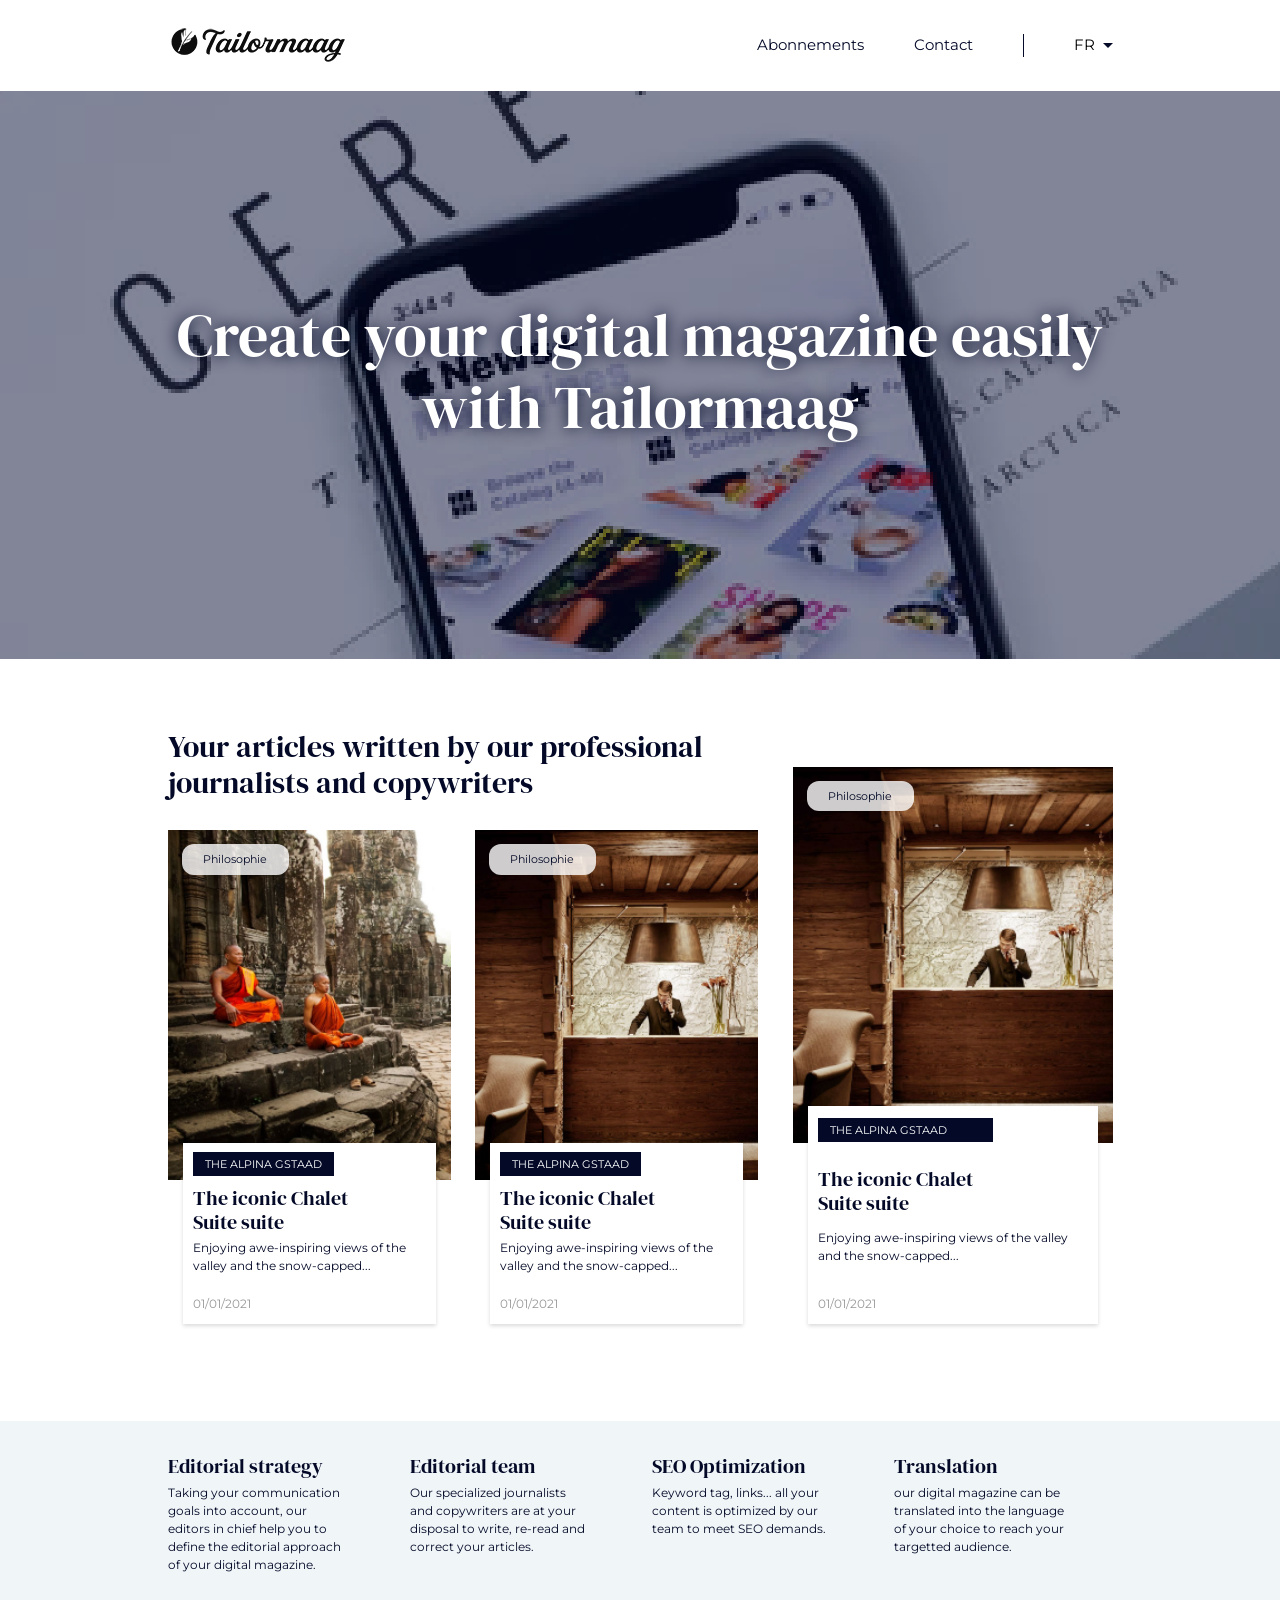
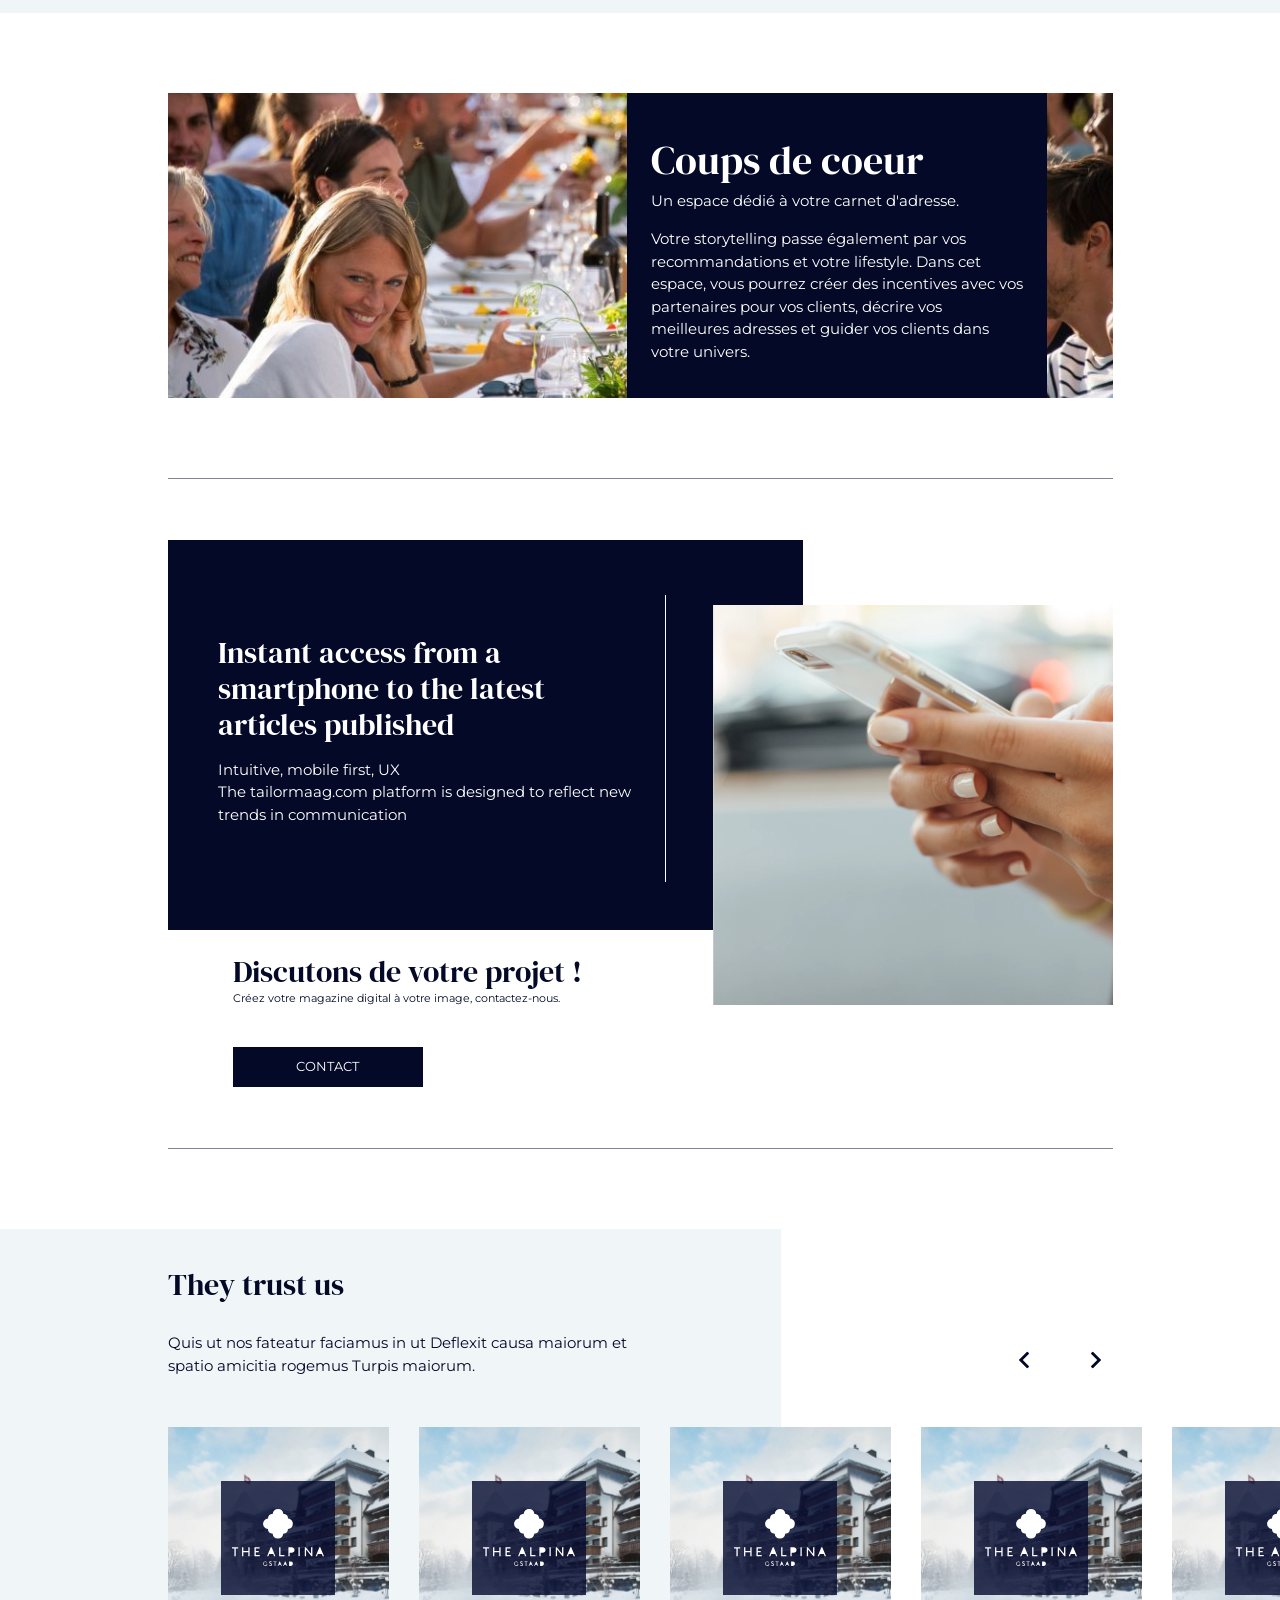
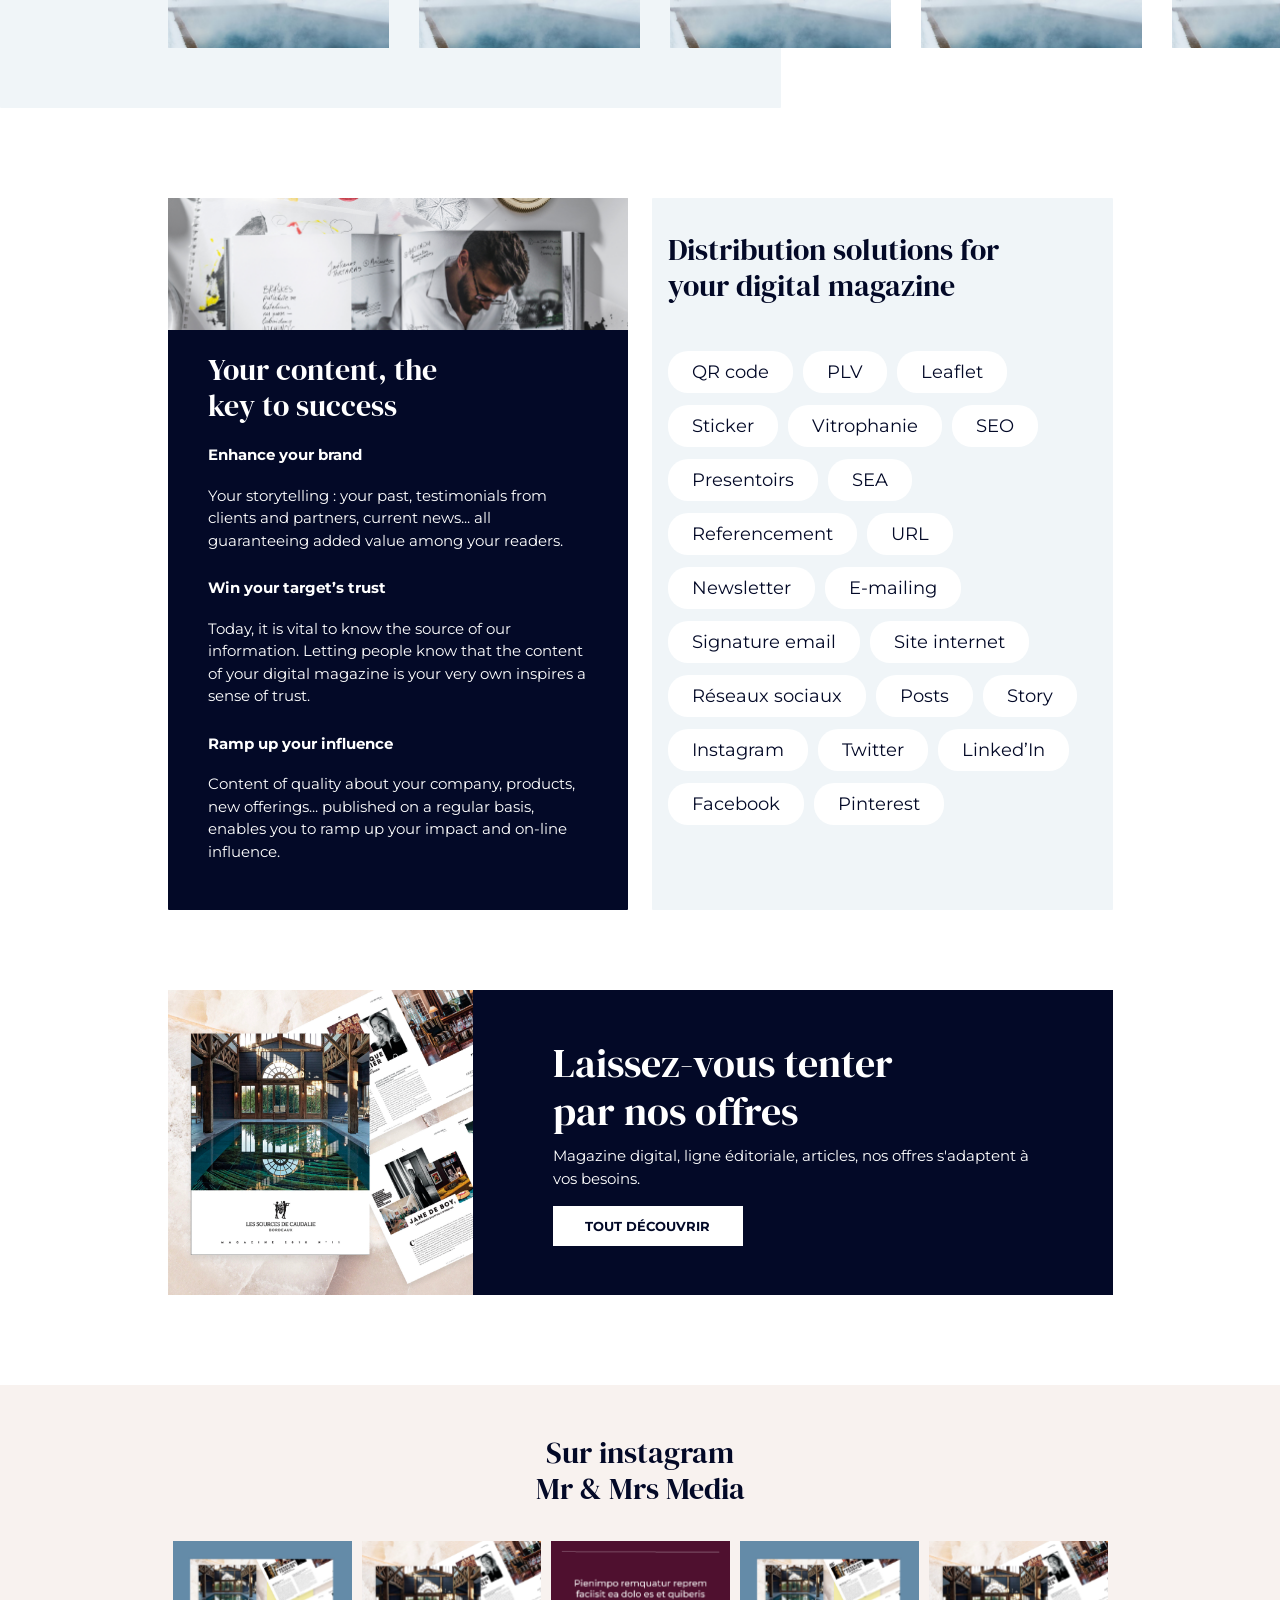
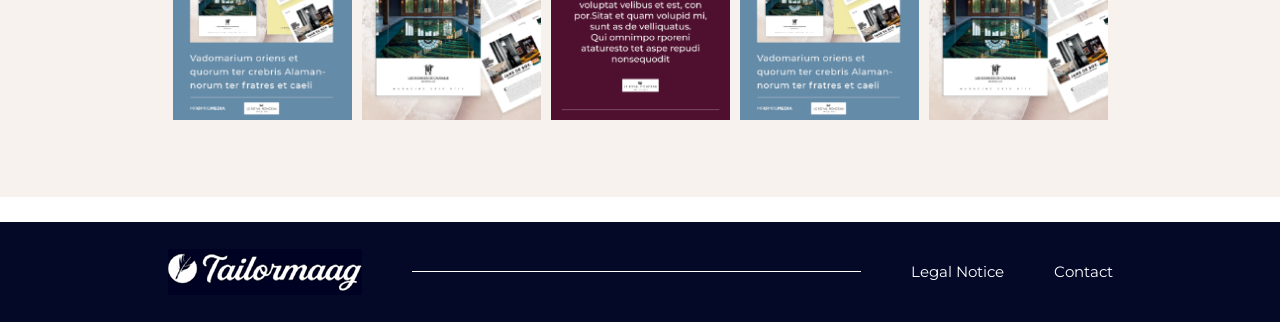
<file: docs/index.html>
<!DOCTYPE html>
<html lang="en">
<head>
	<meta charset="utf-8">
    <meta name="viewport" content="width=device-width, initial-scale=1">
	<meta http-equiv="X-UA-Compatible" content="ie=edge">
	<title>Tailormaag</title>
	<link rel="preconnect" href="https://fonts.gstatic.com">
<link href="https://fonts.googleapis.com/css2?family=DM+Serif+Display&family=Montserrat:wght@400;700&display=swap" rel="stylesheet">
	<link rel="stylesheet" href="https://stackpath.bootstrapcdn.com/bootstrap/5.0.0-alpha1/css/bootstrap.min.css" integrity="sha384-r4NyP46KrjDleawBgD5tp8Y7UzmLA05oM1iAEQ17CSuDqnUK2+k9luXQOfXJCJ4I" crossorigin="anonymous">
	<link rel="stylesheet" href="css/slick.css">
	<link rel="stylesheet" href="css/style.min.css">
</head>
<body>

<!-- start header -->
<header class="header">
	<div class="container-fluid">
		<div class="logo">
			<a href="index.html">
				<img src="img/logo.png" alt="">
			</a>
		</div>
<div class="menu__btn">
				<div class="menu__row"></div>
				<div class="menu__row"></div>
				<div class="menu__row"></div>
			</div>
		<div class="header__menu-wrapper">
			
			<nav class="menu">
				<ul>

					<li>
						<a class="menu-link" href="">Abonnements</a>
					</li>

					<li>
						<a class="menu-link" href="">Contact</a>
					</li>
				</ul>
			</nav>

			<div class="header__leng">
				<select name="" id="" class="leng-select">
					<option value="">FR</option>
					<option value="">EN</option>
				</select>
			</div>
		</div>
	</div>
</header>
<!-- end header -->

<!-- start main screen -->
<section class="main-screen">
	<div class="container-fluid">
		<h1>
			Create your digital magazine easily with Tailormaag
		</h1>
	</div>
</section>
<!-- end main-screen -->

<!-- start articles -->
<section class="articles">
	<div class="container-fluid">
		<div class="articles-row">
			<div class="articles-col articles-col-s">
				<h2>Your articles written by our professional journalists and copywriters</h2>
				<div class="row">
					<div class="col-md-6">
						<a href="" class="articles__item">
							<span class="articles__item-img-wrapper">
								<span class="tag">
									Philosophie
								</span>
								<img src="img/img1.png" alt="" class="articles__img">
							</span>
							<span class="articles__item-content">
								<span class="articles__item-theme">
									The alpina gstaad
								</span>
							<h3>The iconic Chalet <br>Suite suite</h3>

							<p class="article-item-text">Enjoying awe-inspiring views of the valley and the snow-capped...</p>

							<span class="article-item__date">
								01/01/2021
							</span>
							</span>

						</a>
					</div>

					<div class="col-md-6">
						<a href="" class="articles__item">
							<span class="articles__item-img-wrapper">
								<span class="tag">
									Philosophie
								</span>
								<img src="img/img2.png" alt="" class="articles__img">
							</span>
							<span class="articles__item-content">
								<span class="articles__item-theme">
									The alpina gstaad
								</span>
							<h3>The iconic Chalet <br>Suite suite</h3>

							<p class="article-item-text">Enjoying awe-inspiring views of the valley and the snow-capped...</p>

							<span class="article-item__date">
								01/01/2021
							</span>
							</span>

						</a>
					</div>

				</div>
			</div>

			<div class="articles-col articles-col-l">
				<a href="" class="articles__item">
							<span class="articles__item-img-wrapper">
								<span class="tag">
									Philosophie
								</span>
								<img src="img/img2.png" alt="" class="articles__img">
							</span>
							<span class="articles__item-content">
								<span class="articles__item-theme">
									The alpina gstaad
								</span>
							<h3>The iconic Chalet <br>Suite suite</h3>

							<p class="article-item-text">Enjoying awe-inspiring views of the valley and the snow-capped...</p>

							<span class="article-item__date">
								01/01/2021
							</span>
							</span>

						</a>
			</div>
		</div>
	</div>
</section>
<!-- end articles -->

<!-- start items section -->
<section class="items-section">
	<div class="container-fluid">
		<div class="row">

			<div class="col-md-3 col-sm-6 col-xs-6 col-6">
				<div class="item">
					<h3>Editorial strategy</h3>
				<p>
					Taking your communication goals into account, our editors in chief help you to define the editorial approach of your digital magazine.
				</p>
				</div>
				
			</div>

			<div class="col-md-3 col-sm-6 col-xs-6 col-6">
				<div class="item">
					<h3>Editorial team</h3>
				<p>
					Our specialized journalists and copywriters are at your disposal to write, re-read and correct your articles.
				</p>
				</div>
				
			</div>

			<div class="col-md-3 col-sm-6 col-xs-6 col-6">
				<div class="item">
					<h3>SEO Optimization</h3>
				<p>
					Keyword tag, links... all your content is optimized by our team to meet SEO demands.
				</p>
				</div>
				
			</div>

			<div class="col-md-3 col-sm-6 col-xs-6 col-6">
				<div class="item">
					<h3>Translation</h3>
				<p>
					our digital magazine can be translated into the language of your choice to reach your targetted audience.
				</p>
				</div>
				
			</div>

		</div>
	</div>
</section>
<!-- end items section -->

<!-- start favorite section -->
<section class="favorite">
	<div class="container-fluid">
		<div class="favorite__item">
			<div class="favorite__content">
				<div class="favorite__title">
					Coups de coeur
				</div>
				<p class="favorite__text">Un espace dédié à votre carnet d'adresse.

 </p>
				<p class="favorite__text">Votre storytelling passe également par vos recommandations et votre lifestyle. 
Dans cet espace, vous pourrez créer des incentives avec vos partenaires pour vos clients, décrire vos meilleures adresses et guider vos clients dans votre univers.</p>
			</div>
		</div>
	</div>
</section>
<!-- end favorite section -->

<!-- start contact-section -->
<section class="contact-section">
	<div class="container-fluid">
		<div class="contact-section__content-wrapper">
			
			<div class="contact-section__content">
			<div class="contact-section__wrapper">
				<h2>
					Instant access from a smartphone to the latest articles published
				</h2>
				<p class="contact-section__text">Intuitive, mobile first, UX <br>
The tailormaag.com platform is designed to reflect new trends in communication</p>
			</div>
		</div>
		<div class="contact-img">
			<img src="img/contact.png" alt="">
		</div>
		
		</div>

		<div class="contact-section__call-to-action">
			<h2>
				Discutons de votre projet !
			</h2>
			<div class="call-to-action__text">
				Créez votre magazine digital à votre image, contactez-nous.
			</div>

			<a href="" class="button">
				Contact
			</a>
			
		</div>
		
	</div>
</section>
<!-- end contact-section -->

<!-- start clients section -->
<section class="clients">
	<div class="container-fluid">
		<div class="clients__header">
			<h2>They trust us</h2>
		<div class="clients__text">
			Quis ut nos fateatur faciamus in ut Deflexit causa maiorum et <br>spatio amicitia rogemus Turpis maiorum.
		</div>
		</div>
		

		<div class="clients__buttons">
			<div class="prev">
				<img src="img/prev.svg" alt="">
			</div>

			<div class="next">
				<img src="img/next.svg" alt="">
			</div>
		</div>
	</div>

<div class="slider-content">
	<div class="slider-wrapper">
		<div class="slider">

			<a href="" class="slider-item">
				<div class="slider-item__img">
					<img src="img/slider-img.png" alt="">
					<div class="slider-logo-wrapper">
						<img src="img/slider-logo.svg" alt="">
					</div>
				</div>				
			</a>

			<a href="" class="slider-item">
				<div class="slider-item__img">
					<img src="img/slider-img.png" alt="">
					<div class="slider-logo-wrapper">
						<img src="img/slider-logo.svg" alt="">
					</div>
				</div>				
			</a>

			<a href="" class="slider-item">
				<div class="slider-item__img">
					<img src="img/slider-img.png" alt="">
					<div class="slider-logo-wrapper">
						<img src="img/slider-logo.svg" alt="">
					</div>
				</div>				
			</a>

			<a href="" class="slider-item">
				<div class="slider-item__img">
					<img src="img/slider-img.png" alt="">
					<div class="slider-logo-wrapper">
						<img src="img/slider-logo.svg" alt="">
					</div>
				</div>				
			</a>

			<a href="" class="slider-item">
				<div class="slider-item__img">
					<img src="img/slider-img.png" alt="">
					<div class="slider-logo-wrapper">
						<img src="img/slider-logo.svg" alt="">
					</div>
				</div>				
			</a>

			<a href="" class="slider-item">
				<div class="slider-item__img">
					<img src="img/slider-img.png" alt="">
					<div class="slider-logo-wrapper">
						<img src="img/slider-logo.svg" alt="">
					</div>
				</div>				
			</a>



		</div>
	</div>
</div>
	
</section>
<!-- end clients section -->

<!-- start tags section -->
<section class="tags">
	<div class="container-fluid">
		<div class="row">
			<div class="col-md-6">
				<div class="tags__text-wrapper">
					<div class="tag-img-wrapper">
						<img src="img/tag.png" alt="" class="tag-img">
					</div>
					
					<div class="tags__text-content">
						<h2>Your content, the key to success</h2>

						<div class="tags__sab-title">
							Enhance your brand
						</div>

						<div class="tags__text">
							Your storytelling : your past, testimonials from clients and partners, current news... all guaranteeing added value among your readers.
						</div>

						<div class="tags__sab-title">
							Win your target’s trust
						</div>

						<div class="tags__text">
							Today, it is vital to know the source of our information. Letting people know that the content of your digital magazine is your very own inspires a sense of trust.
						</div>


						<div class="tags__sab-title">
							Ramp up your influence
						</div>

						<div class="tags__text">
							
Content of quality about your company, products, new offerings... published on a regular basis, enables you to ramp up your impact and on-line influence.
						</div>

					</div>
				</div>


			</div>

			<div class="col-md-6">
				<div class="tags__content">
					<div class="tags__content-wrap">
						<h2>Distribution solutions for your digital magazine</h2>
					<div class="tags-wrapper">
						<div class="tag-item">QR code</div>
						<div class="tag-item">PLV</div>
						<div class="tag-item">Leaflet</div>
						<div class="tag-item">Sticker</div>
						<div class="tag-item">Vitrophanie</div>
						<div class="tag-item">SEO</div>
						<div class="tag-item">Presentoirs</div>
						<div class="tag-item">SEA</div>
						<div class="tag-item">Referencement</div>
						<div class="tag-item">URL</div>
						<div class="tag-item">Newsletter</div>
						<div class="tag-item">E-mailing</div>
						<div class="tag-item">Signature email</div>
						<div class="tag-item">Site internet</div>
						<div class="tag-item">Réseaux sociaux</div>
						<div class="tag-item">Posts</div>
						<div class="tag-item">Story</div>
						<div class="tag-item">Instagram</div>
						<div class="tag-item">Twitter</div>
						<div class="tag-item">Linked’In</div>
						<div class="tag-item">Facebook</div>
						<div class="tag-item">Pinterest</div>
					</div>
					</div>
					
				</div>

			</div>
		</div>
	</div>
</section>
<!-- end tags section -->

<!-- start discover section -->
<section class="discover">
	<div class="container-fluid">
		<div class="discover__content">
			<img src="img/discover.png" alt="" class="discover-img">
			<div class="discover__text-content">
				<div class="discover__text-wrapper">
					<div class="discover__text">
						<div class="discover__title">
							Laissez-vous tenter
par nos offres
						</div>
						<p>Magazine digital, ligne éditoriale, articles, nos offres s'adaptent à vos besoins.</p>

						<a href="" class="button button-white">
							Tout découvrir
						</a>
					</div>
				</div>
			</div>
		</div>
	</div>
</section>
<!-- end discover section -->

<!-- start instagram section -->
<section class="instagram">
	<div class="container-fluid">
		<h2>
			Sur instagram <br>
Mr & Mrs Media
		</h2>
		<div class="instagram__slider">

			<div class="post-item">
				<a href="">
					<img src="img/post1.png" alt="">
				</a>
			</div>

			<div class="post-item">
				<a href="">
					<img src="img/post2.png" alt="">
				</a>
			</div>
			<div class="post-item">
				<a href="">
					<img src="img/post3.png" alt="">
				</a>
			</div>
			<div class="post-item">
				<a href="">
					<img src="img/post1.png" alt="">
				</a>
			</div>
			<div class="post-item">
				<a href="">
					<img src="img/post2.png" alt="">
				</a>
			</div>
		</div>
	</div>
</section>
<!-- end instagram section -->

<!-- start footer section -->
<footer class="footer">
	<div class="container-fluid">
		<div class="footer-logo">
			<a href="">
				<img src="img/footer-logo.png" alt="">
			</a>
		</div>
		<div class="footer-line">
			
		</div>

		<div class="footer-menu">
			<a href="">Legal Notice</a>
			<a href="">Contact</a>
		</div>
	</div>
</footer>
<!-- end footer section -->

<script src="https://ajax.googleapis.com/ajax/libs/jquery/3.5.1/jquery.min.js"></script>
<script src="js/slick.js"></script>
	<script src="js/main.js"></script>
</body>
</html>
</file>
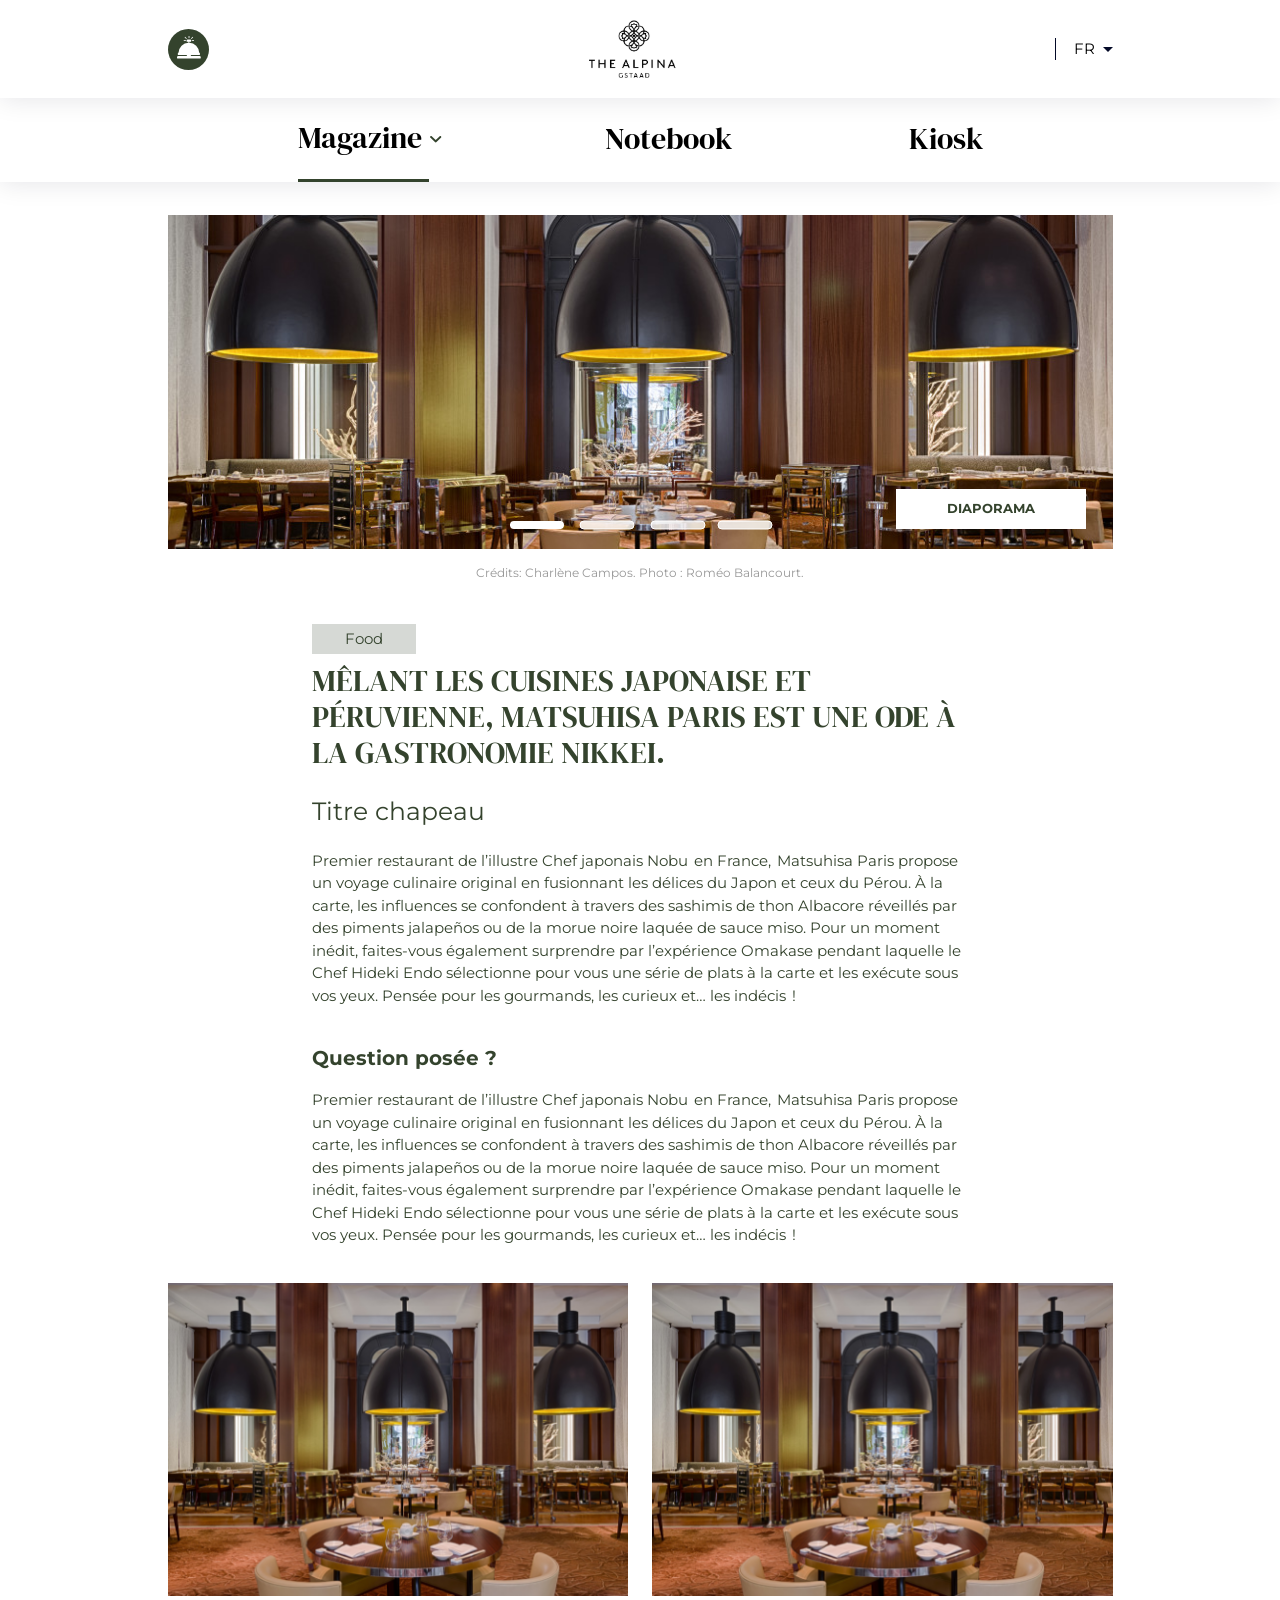
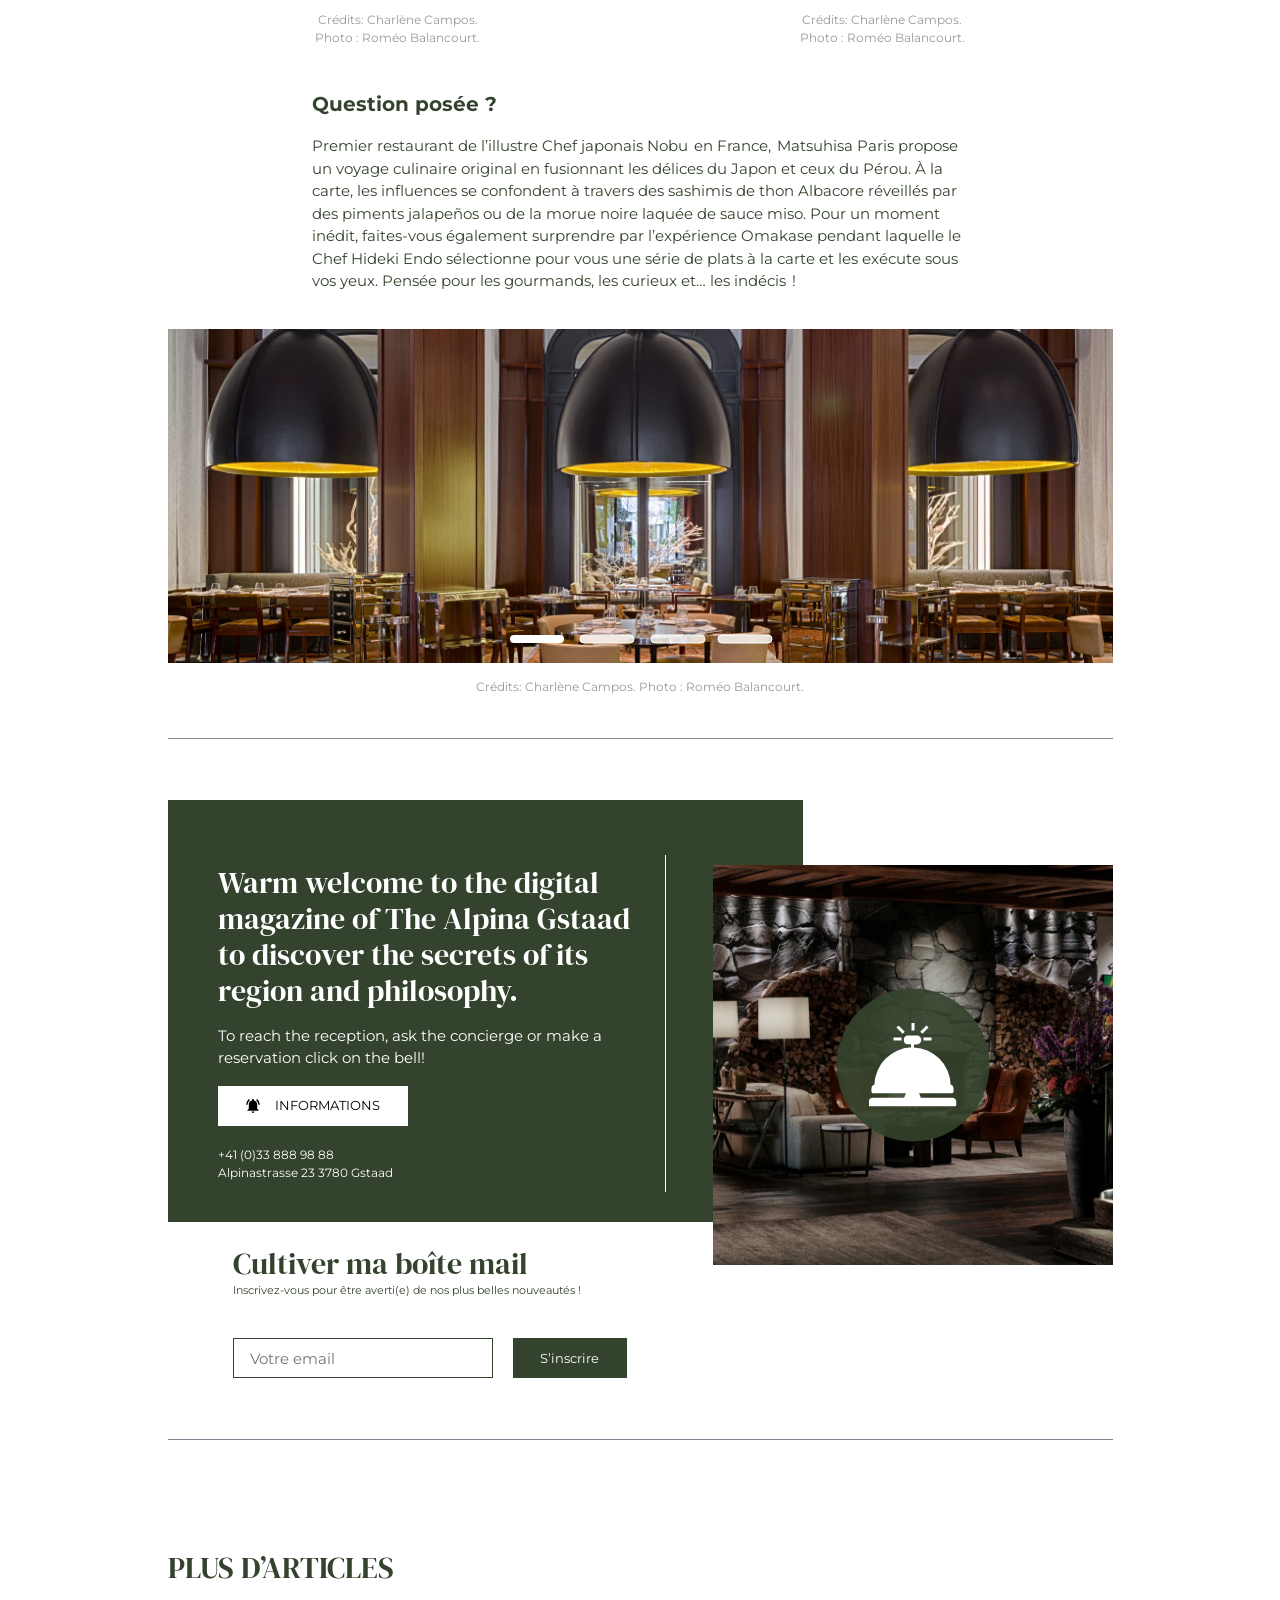
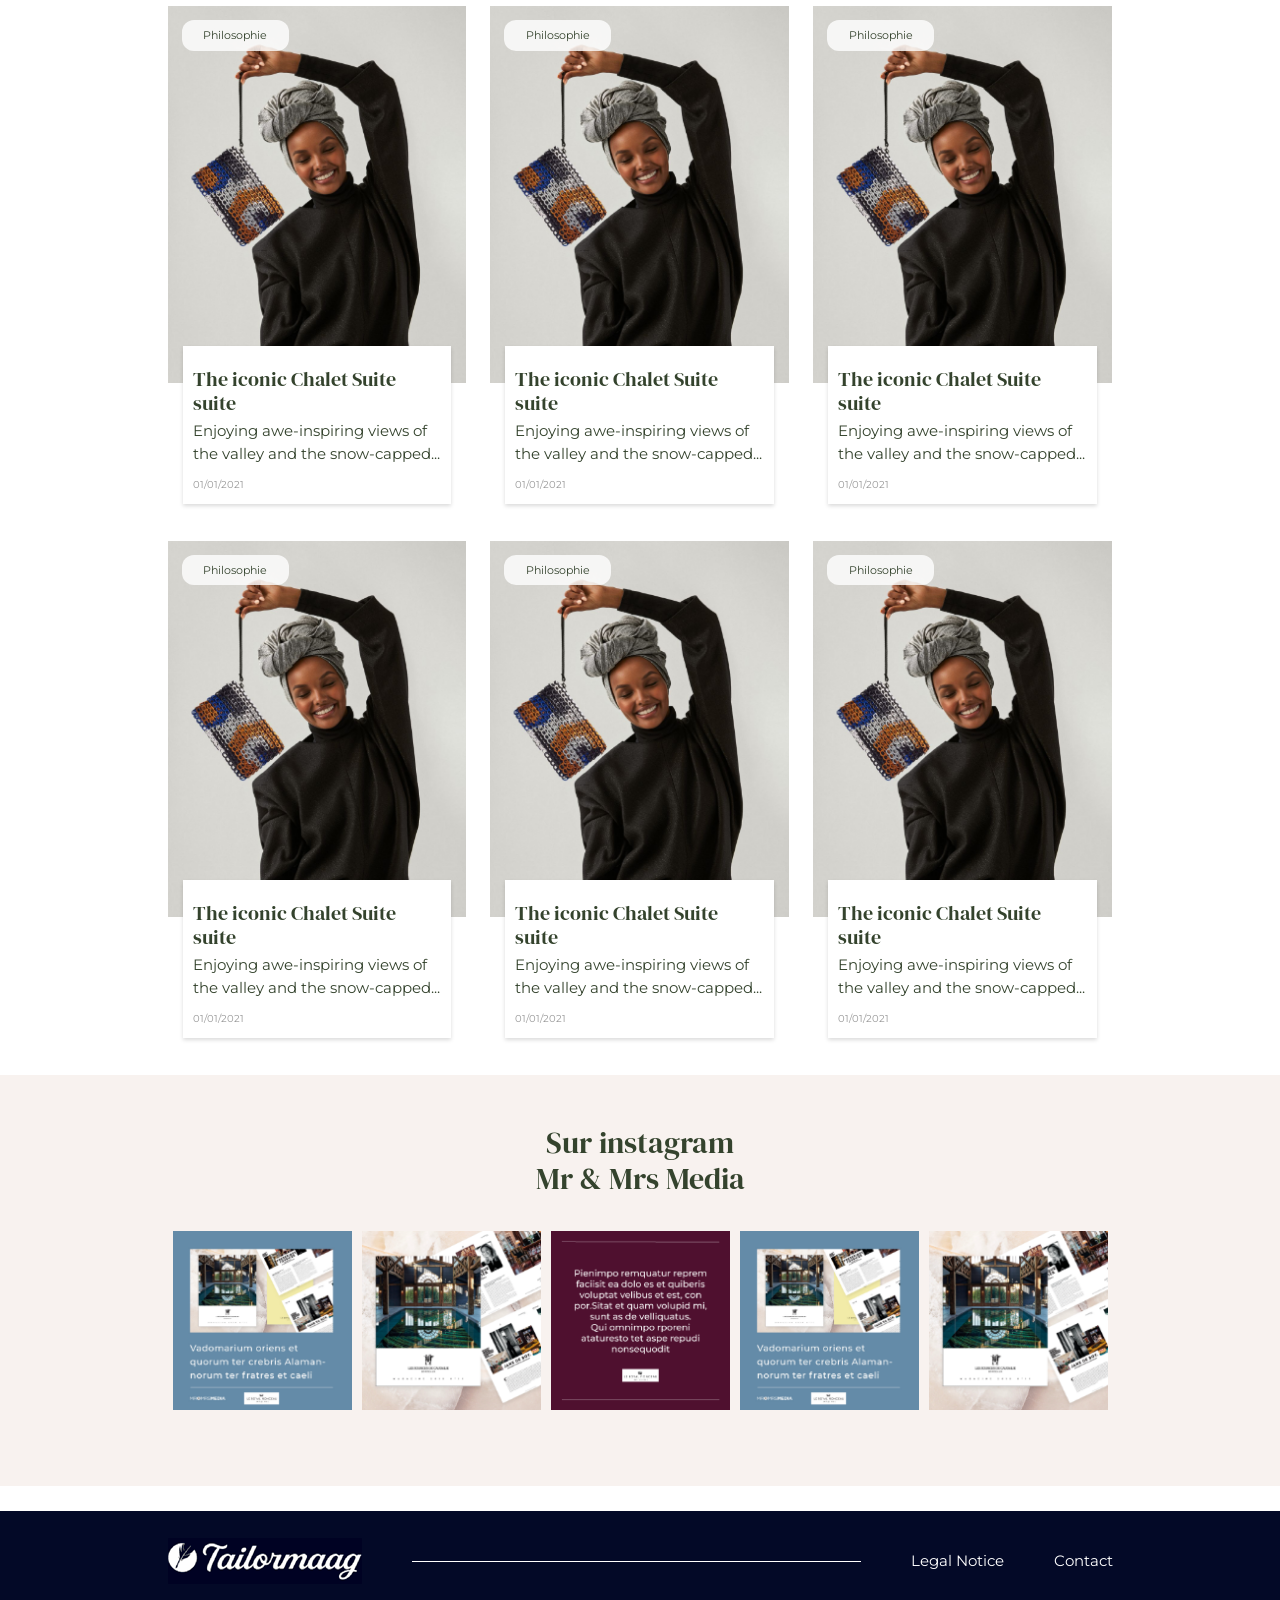
<file: app/articles-only.html>
<!DOCTYPE html>
<html lang="en">
<head>
	<meta charset="utf-8">
    <meta name="viewport" content="width=device-width, initial-scale=1">
	<meta http-equiv="X-UA-Compatible" content="ie=edge">
	<title>Tailormaag</title>
	<link rel="preconnect" href="https://fonts.gstatic.com">
<link href="https://fonts.googleapis.com/css2?family=DM+Serif+Display&family=Montserrat:wght@400;700&display=swap" rel="stylesheet">
	<link rel="stylesheet" href="https://stackpath.bootstrapcdn.com/bootstrap/5.0.0-alpha1/css/bootstrap.min.css" integrity="sha384-r4NyP46KrjDleawBgD5tp8Y7UzmLA05oM1iAEQ17CSuDqnUK2+k9luXQOfXJCJ4I" crossorigin="anonymous">
	<link rel="stylesheet" href="css/slick.css">
	<link rel="stylesheet" href="css/style.min.css">
</head>
<body class="client-page">

<!-- start header -->
<header class="header header--client header--client-single-article">
	<div class="container-fluid">
		<div class="logo">
			<a href="index.html">
				<img src="img/client-logo.svg" alt="">
			</a>
		</div>

	<img src="img/alpina.svg" alt="" class="center-logo">
			


			<div class="header__leng">
				<select name="" id="" class="leng-select">
					<option value="">FR</option>
					<option value="">EN</option>
				</select>
			</div>

	</div>
</header>
<!-- end header -->



<!-- start page menu -->
<section class="page-menu-single page-menu-article">
	<div class="container-fluid">
		<div class="page-menu__content">
			<div class="page-menu__link active">Magazine <img src="img/down-arrow.svg" alt="" class="down-arrow">
				<span class="sab-menu">
					<a href="">All Articles</a>
					<a href="">Lifestyle</a>
					<a href="">Philosophy</a>
					<a href="">Food</a>
				</span>
			</div>
			<a href="notebook.html" class="page-menu__link">Notebook</a>
			<a href="kiosk.html" class="page-menu__link">Kiosk</a>
		</div>
	</div>
</section>
<!-- end page menu -->

<!-- start single-article content -->
<section class="single-article">
	<div class="container-fluid">
		<div class="single-article__img-wrapper">
			<img src="img/article-img.png" alt="">
			<span class="button button-white gallery-btn">
				Diaporama
			</span>
		</div>
<div class="single-article__text-content">
	<div class="single-article__img-title">
			Crédits: Charlène Campos. Photo : Roméo Balancourt.
		</div>

		<div class="article-tag">
			Food
		</div>

		<h2>MÊLANT LES CUISINES JAPONAISE ET PÉRUVIENNE, MATSUHISA PARIS EST UNE ODE À LA GASTRONOMIE NIKKEI.</h2>

		<div class="sub-theme">
			Titre chapeau
		</div>

		<p>Premier restaurant de l’illustre Chef japonais Nobu  en France,  Matsuhisa Paris propose un voyage culinaire original en fusionnant les délices du Japon et ceux du Pérou. À la carte, les influences se confondent à travers des sashimis de thon Albacore réveillés par des piments jalapeños ou de la morue noire laquée de sauce miso. Pour un moment inédit, faites-vous également surprendre par l’expérience Omakase pendant laquelle le Chef Hideki Endo sélectionne pour vous une série de plats à la carte et les exécute sous vos yeux. Pensée pour les gourmands, les curieux et… les indécis  ! </p>

		<div class="single-article__sub-title">
			Question posée ?
		</div>

		<p>
			Premier restaurant de l’illustre Chef japonais Nobu  en France,  Matsuhisa Paris propose un voyage culinaire original en fusionnant les délices du Japon et ceux du Pérou. À la carte, les influences se confondent à travers des sashimis de thon Albacore réveillés par des piments jalapeños ou de la morue noire laquée de sauce miso. Pour un moment inédit, faites-vous également surprendre par l’expérience Omakase pendant laquelle le Chef Hideki Endo sélectionne pour vous une série de plats à la carte et les exécute sous vos yeux. Pensée pour les gourmands, les curieux et… les indécis  ! 
		</p>
</div>

<div class="row single-article-images">
	<div class="col-md-6">
		<div class="single-article-image">
			<img src="img/single-article-img-2.png" alt="">
			<div class="single-article__img-title">
			Crédits: Charlène Campos. <br> Photo : Roméo Balancourt.
		</div>
		</div>
		
	</div>
	<div class="col-md-6">
		<div class="single-article-image">
			<img src="img/single-article-img-2.png" alt="">
			<div class="single-article__img-title">
			Crédits: Charlène Campos. <br> Photo : Roméo Balancourt.
		</div>
		</div>

	</div>
</div>

<div class="single-article__text-content">
<div class="single-article__sub-title">
			Question posée ?
		</div>

		<p>
			Premier restaurant de l’illustre Chef japonais Nobu  en France,  Matsuhisa Paris propose un voyage culinaire original en fusionnant les délices du Japon et ceux du Pérou. À la carte, les influences se confondent à travers des sashimis de thon Albacore réveillés par des piments jalapeños ou de la morue noire laquée de sauce miso. Pour un moment inédit, faites-vous également surprendre par l’expérience Omakase pendant laquelle le Chef Hideki Endo sélectionne pour vous une série de plats à la carte et les exécute sous vos yeux. Pensée pour les gourmands, les curieux et… les indécis  ! 
		</p>
	</div>

	<div class="single-article__img-wrapper">
			<img src="img/article-img.png" alt="">
			
		</div>

			<div class="single-article__img-title">
			Crédits: Charlène Campos. Photo : Roméo Balancourt.
		</div>
		
	</div>
</section>
<!-- end single-article content -->

<!-- start contact-section -->
<section class="contact-section contact-section--green contact-section__call-to-action--client ">
	<div class="container-fluid">
		<div class="contact-section__content-wrapper">
			
			<div class="contact-section__content">
			<div class="contact-section__wrapper">
				<h2>
					Warm welcome to the digital magazine of The Alpina Gstaad to discover the secrets of its region and philosophy.
				</h2>
				<p class="contact-section__text">To reach the reception, ask the concierge or make a reservation click on the bell!</p>

				<div class="contac-button-wrapper">
					<a href="" class="button button-white button-white--black">
				<img src="img/bell.svg" alt="">	Informations
				</a><div class="contact-info">
				+41 (0)33 888 98 88 <br>
Alpinastrasse 23 3780 Gstaad
			</div>
				</div>
				
			</div>
		</div>
		<div class="contact-img">
			<div class="contact-im">
				<div class="contact-img__logo">

				<img src="img/reception-bell.svg" alt="">
			</div>
			<img src="img/contact2.png" alt="">
			</div>
			
		</div>
		
		</div>

		<div class="contact-section__call-to-action">
			<h2>
				Cultiver ma boîte mail
			</h2>
			<div class="call-to-action__text">
				Inscrivez-vous pour être averti(e) de nos plus belles nouveautés !
			</div>

			<div class="form">
				<input type="text" placeholder="Votre email" class="input">

				<input type="submit" class="button button--green" value="S’inscrire">
				
			</div>

			

			
			
		</div>
		
	</div>
</section>
<!-- end contact-section -->


<!-- start articles page -->
<section class="articles-section">
	<div class="container-fluid">
		<div class="articles-section__header">
			<div class="articles-section__header-content">
				<h2>PLUS D’ARTICLES</h2>				
			</div>

		
		</div>

		<div class="row">
			<div class="col-md-4">
				<a href="" class="articles__item">
							<span class="articles__item-img-wrapper">
								<span class="tag">
									Philosophie
								</span>
								<img src="img/a1.png" alt="" class="articles__img">
							</span>
							<span class="articles__item-content">
							
							<h3>The iconic Chalet Suite suite</h3>

							<p class="article-item-text">Enjoying awe-inspiring views of the valley and the snow-capped...</p>

							<span class="article-item__date">
								01/01/2021
							</span>
							</span>

						</a>
			</div>

			<div class="col-md-4">
				<a href="" class="articles__item">
							<span class="articles__item-img-wrapper">
								<span class="tag">
									Philosophie
								</span>
								<img src="img/a1.png" alt="" class="articles__img">
							</span>
							<span class="articles__item-content">
							
							<h3>The iconic Chalet Suite suite</h3>

							<p class="article-item-text">Enjoying awe-inspiring views of the valley and the snow-capped...</p>

							<span class="article-item__date">
								01/01/2021
							</span>
							</span>

						</a>
			</div>

			<div class="col-md-4">
				<a href="" class="articles__item">
							<span class="articles__item-img-wrapper">
								<span class="tag">
									Philosophie
								</span>
								<img src="img/a1.png" alt="" class="articles__img">
							</span>
							<span class="articles__item-content">
							
							<h3>The iconic Chalet Suite suite</h3>

							<p class="article-item-text">Enjoying awe-inspiring views of the valley and the snow-capped...</p>

							<span class="article-item__date">
								01/01/2021
							</span>
							</span>

						</a>
			</div>

			<div class="col-md-4">
				<a href="" class="articles__item">
							<span class="articles__item-img-wrapper">
								<span class="tag">
									Philosophie
								</span>
								<img src="img/a1.png" alt="" class="articles__img">
							</span>
							<span class="articles__item-content">
							
							<h3>The iconic Chalet Suite suite</h3>

							<p class="article-item-text">Enjoying awe-inspiring views of the valley and the snow-capped...</p>

							<span class="article-item__date">
								01/01/2021
							</span>
							</span>

						</a>
			</div>

			<div class="col-md-4">
				<a href="" class="articles__item">
							<span class="articles__item-img-wrapper">
								<span class="tag">
									Philosophie
								</span>
								<img src="img/a1.png" alt="" class="articles__img">
							</span>
							<span class="articles__item-content">
							
							<h3>The iconic Chalet Suite suite</h3>

							<p class="article-item-text">Enjoying awe-inspiring views of the valley and the snow-capped...</p>

							<span class="article-item__date">
								01/01/2021
							</span>
							</span>

						</a>
			</div>

			<div class="col-md-4">
				<a href="" class="articles__item">
							<span class="articles__item-img-wrapper">
								<span class="tag">
									Philosophie
								</span>
								<img src="img/a1.png" alt="" class="articles__img">
							</span>
							<span class="articles__item-content">
							
							<h3>The iconic Chalet Suite suite</h3>

							<p class="article-item-text">Enjoying awe-inspiring views of the valley and the snow-capped...</p>

							<span class="article-item__date">
								01/01/2021
							</span>
							</span>

						</a>
			</div>

		</div>
	</div>
</section>
<!-- end articles page -->



<!-- start instagram section -->
<section class="instagram">
	<div class="container-fluid">
		<h2>
			Sur instagram <br>
Mr & Mrs Media
		</h2>
		<div class="instagram__slider">

			<div class="post-item">
				<a href="">
					<img src="img/post1.png" alt="">
				</a>
			</div>

			<div class="post-item">
				<a href="">
					<img src="img/post2.png" alt="">
				</a>
			</div>
			<div class="post-item">
				<a href="">
					<img src="img/post3.png" alt="">
				</a>
			</div>
			<div class="post-item">
				<a href="">
					<img src="img/post1.png" alt="">
				</a>
			</div>
			<div class="post-item">
				<a href="">
					<img src="img/post2.png" alt="">
				</a>
			</div>
		</div>
	</div>
</section>
<!-- end instagram section -->


<!-- start footer section -->
<footer class="footer">
	<div class="container-fluid">
		<div class="footer-logo">
			<a href="">
				<img src="img/footer-logo.png" alt="">
			</a>
		</div>
		<div class="footer-line">
			
		</div>

		<div class="footer-menu">
			<a href="">Legal Notice</a>
			<a href="">Contact</a>
		</div>
	</div>
</footer>
<!-- end footer section -->
<!-- start modal -->
<div class="modal-window">
	<div class="modal-window__content">
		<div class="gallery-prev">
		<img src="img/gallery-prev.svg" alt="">
	</div>
	<div class="gallery-next">
		<img src="img/gallery-next.svg" alt="">
	</div>	

		<div class="gallery-slider">
		<div class="gallery-slider__item">
			<div class="gallery-slider__wrapper">
				<div class="slider-image">
					<img src="img/gallery-img.png" alt="">
				</div>
				
				<p>Premier restaurant de l’illustre Chef japonais Nobu  en France,  Matsuhisa Paris propose un voyage culinaire original en fusionnant les délices du Japon et ceux du Pérou. Premier restaurant de l’illustre Chef japonais Nobu  en France,  Matsuhisa Paris propose un voyage culinaire original en fusionnant les délices du Japon et ceux du Pérou.</p>
			</div>
			
		</div>

		<div class="gallery-slider__item">
			<div class="gallery-slider__wrapper">
				<div class="slider-image">
					<img src="img/gallery-img.png" alt="">
				</div>
				<p>Premier restaurant de l’illustre Chef japonais Nobu  en France,  Matsuhisa Paris propose un voyage culinaire original en fusionnant les délices du Japon et ceux du Pérou. Premier restaurant de l’illustre Chef japonais Nobu  en France,  Matsuhisa Paris propose un voyage culinaire original en fusionnant les délices du Japon et ceux du Pérou.</p>
			</div>
		</div>

		<div class="gallery-slider__item">
			<div class="gallery-slider__wrapper">
				<div class="slider-image">
					<img src="img/gallery-img.png" alt="">
				</div>
				<p>Premier restaurant de l’illustre Chef japonais Nobu  en France,  Matsuhisa Paris propose un voyage culinaire original en fusionnant les délices du Japon et ceux du Pérou. Premier restaurant de l’illustre Chef japonais Nobu  en France,  Matsuhisa Paris propose un voyage culinaire original en fusionnant les délices du Japon et ceux du Pérou.</p>
			</div>
		</div>

	</div>


	</div>
	

	
	
</div>
<!-- end modal -->

<script src="https://ajax.googleapis.com/ajax/libs/jquery/3.5.1/jquery.min.js"></script>
<script src="js/slick.js"></script>
	<script src="js/main.js"></script>
</body>
</html>
</file>
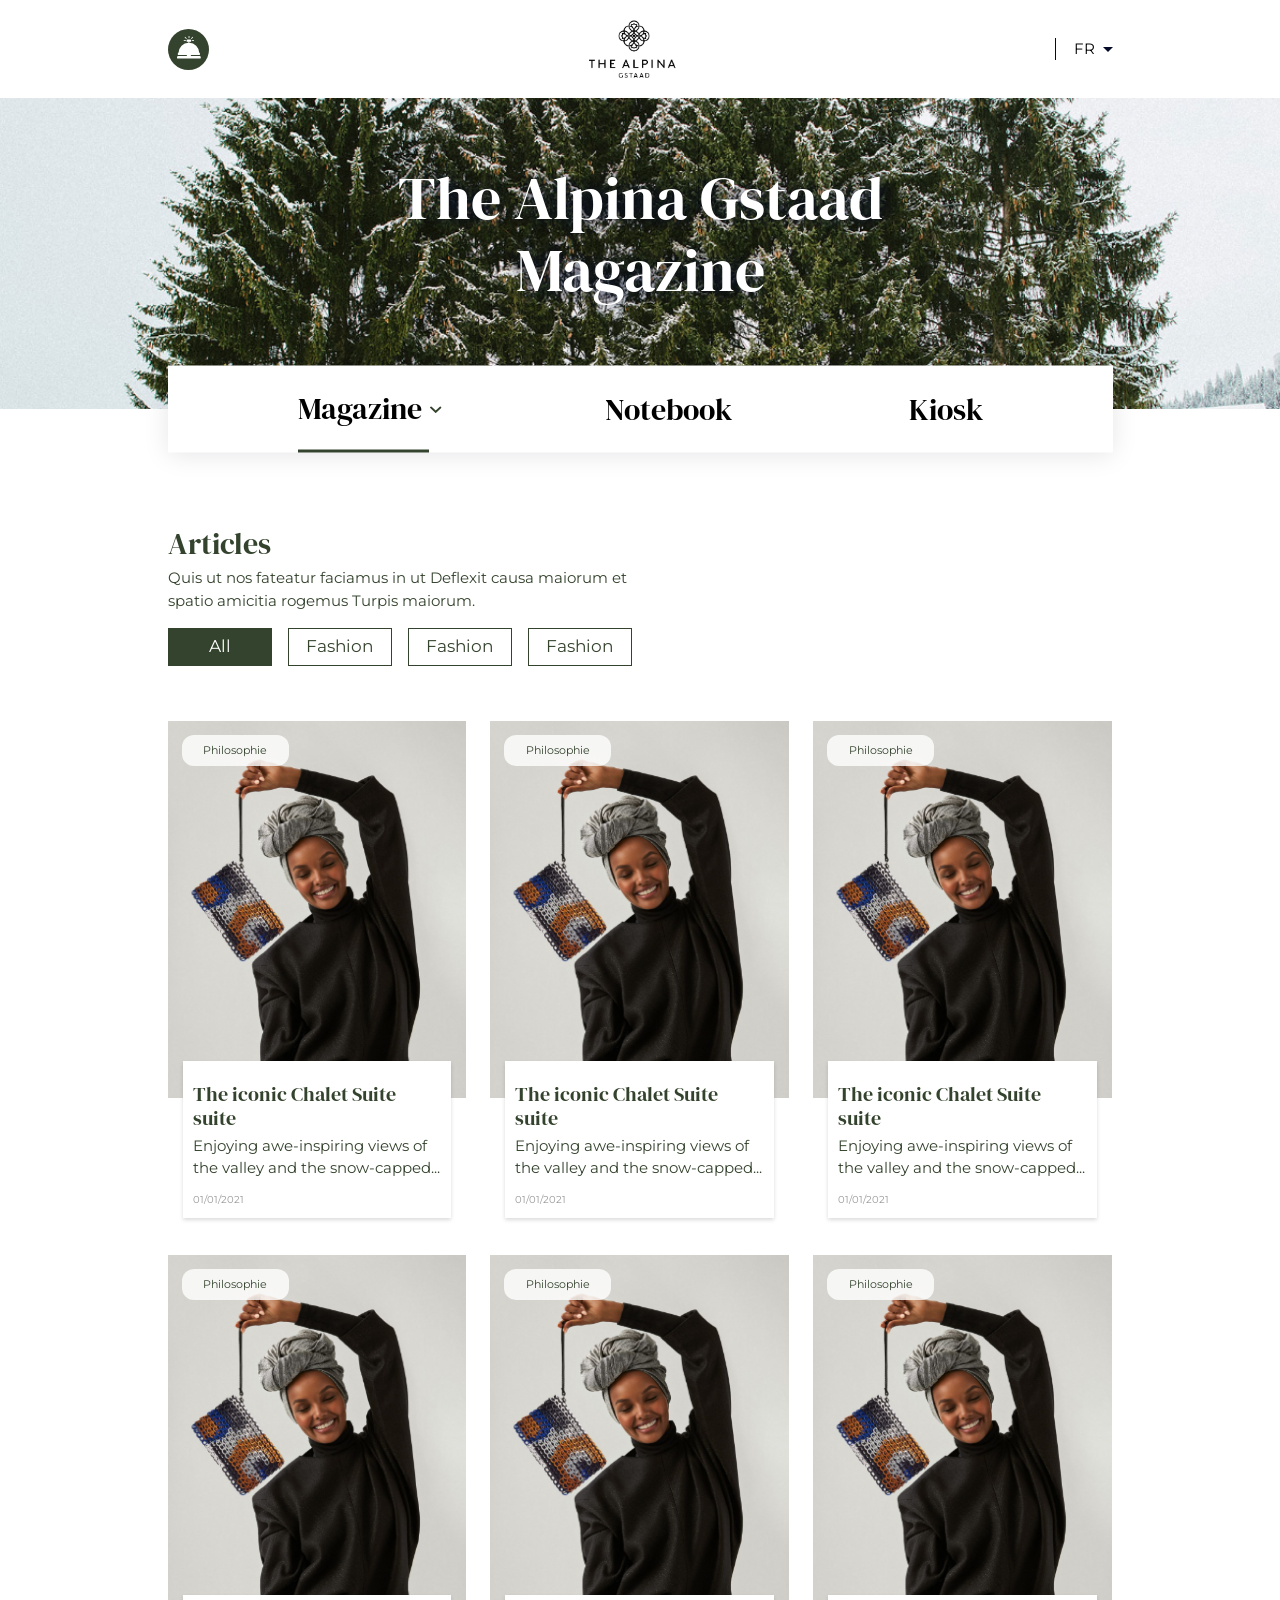
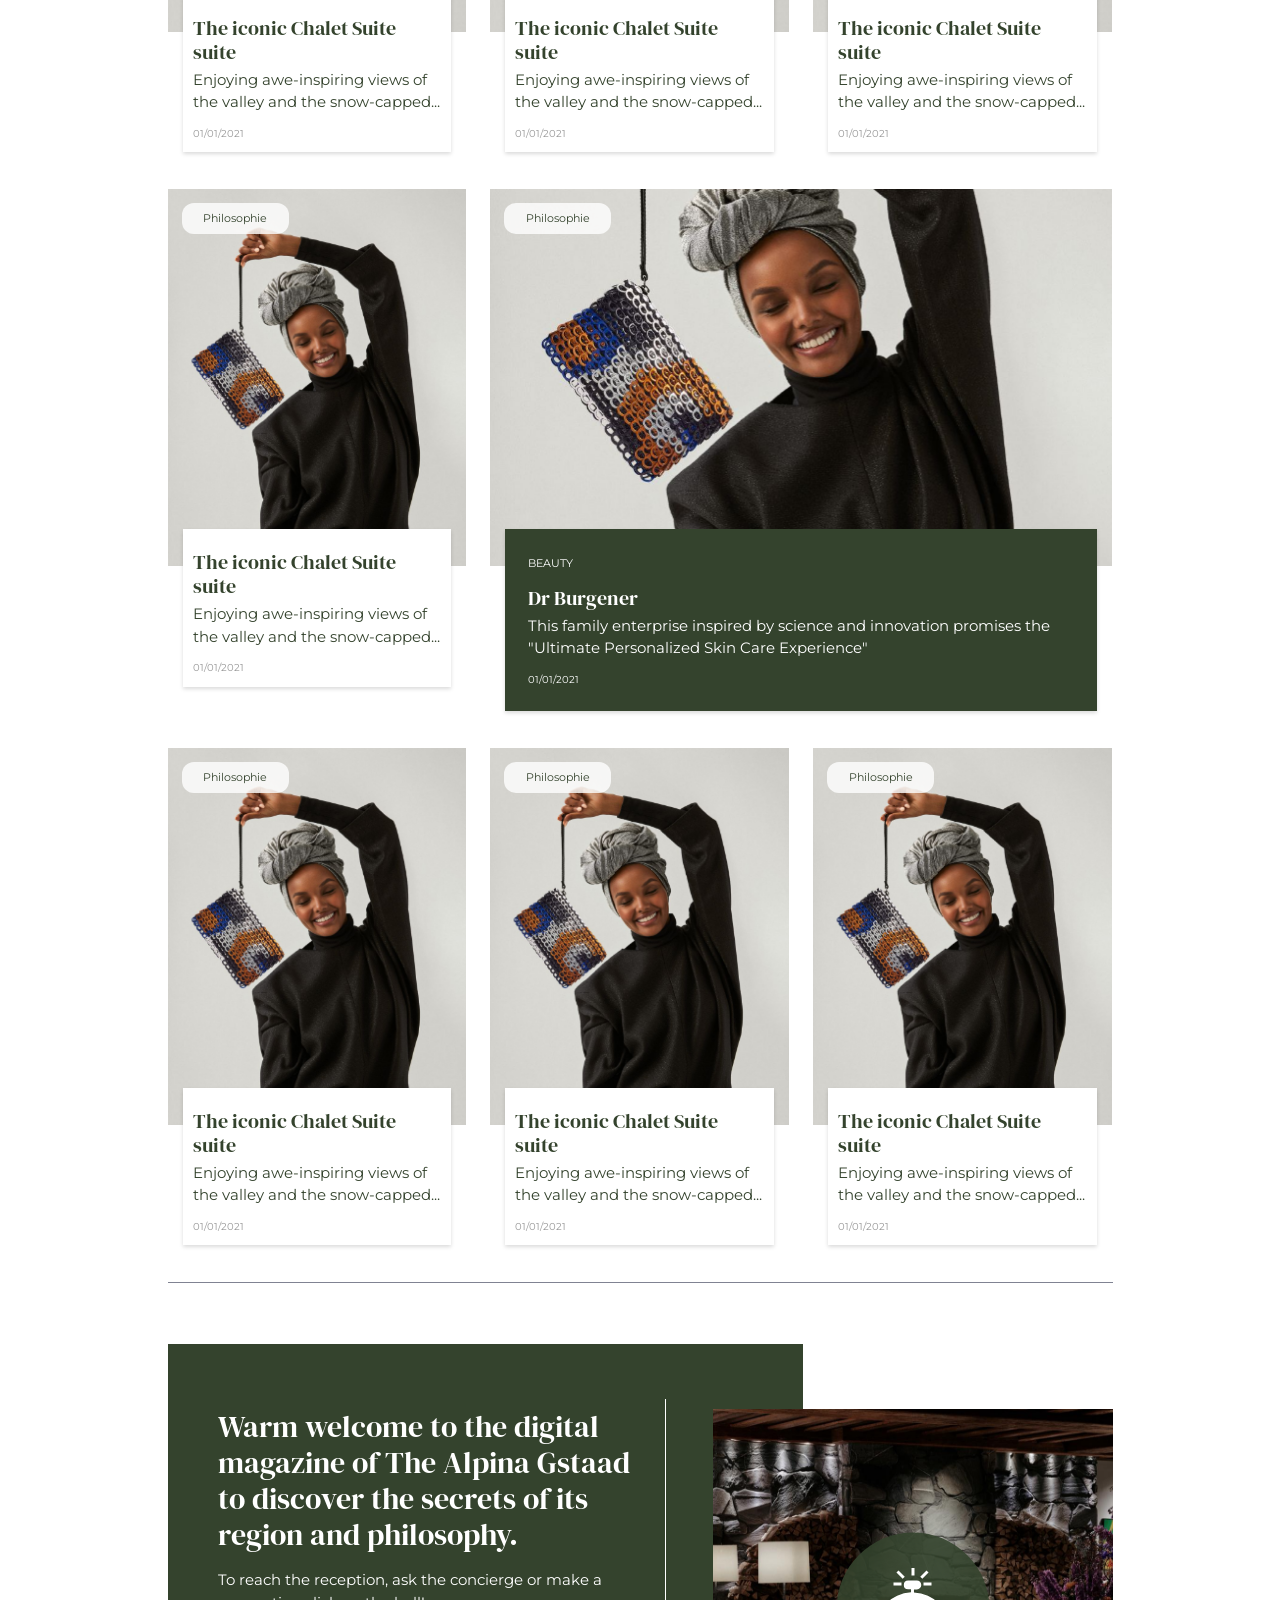
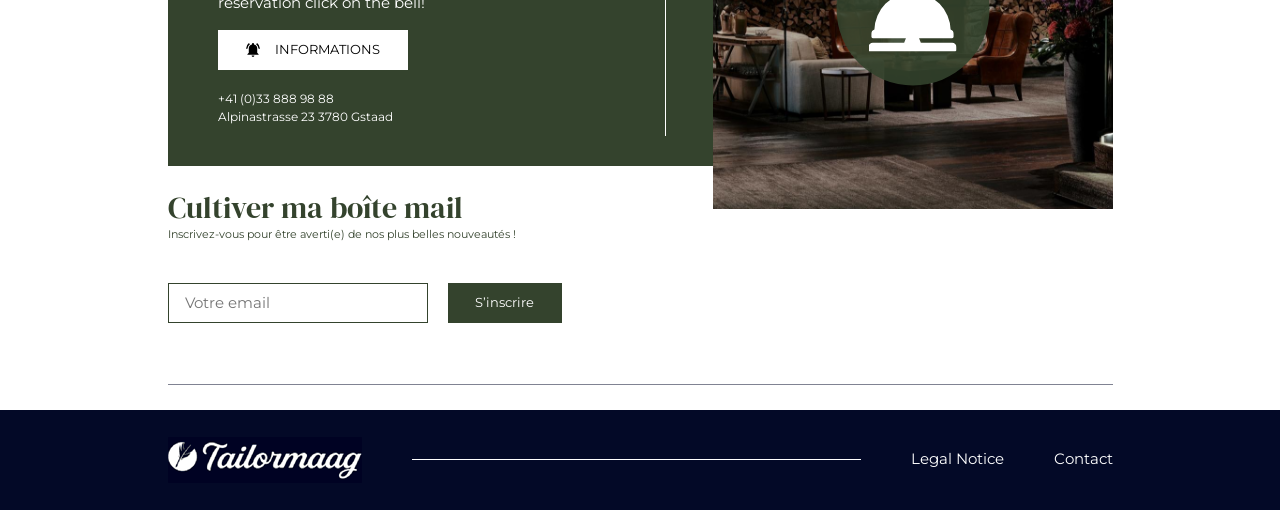
<file: app/articles.html>
<!DOCTYPE html>
<html lang="en">
<head>
	<meta charset="utf-8">
    <meta name="viewport" content="width=device-width, initial-scale=1">
	<meta http-equiv="X-UA-Compatible" content="ie=edge">
	<title>Tailormaag</title>
	<link rel="preconnect" href="https://fonts.gstatic.com">
<link href="https://fonts.googleapis.com/css2?family=DM+Serif+Display&family=Montserrat:wght@400;700&display=swap" rel="stylesheet">
	<link rel="stylesheet" href="https://stackpath.bootstrapcdn.com/bootstrap/5.0.0-alpha1/css/bootstrap.min.css" integrity="sha384-r4NyP46KrjDleawBgD5tp8Y7UzmLA05oM1iAEQ17CSuDqnUK2+k9luXQOfXJCJ4I" crossorigin="anonymous">
	<link rel="stylesheet" href="css/slick.css">
	<link rel="stylesheet" href="css/style.min.css">
</head>
<body class="client-page">

<!-- start header -->
<header class="header header--client">
	<div class="container-fluid">
		<div class="logo">
			<a href="index.html">
				<img src="img/client-logo.svg" alt="">
			</a>
		</div>

	<img src="img/alpina.svg" alt="" class="center-logo">
			


			<div class="header__leng">
				<select name="" id="" class="leng-select">
					<option value="">FR</option>
					<option value="">EN</option>
				</select>
			</div>

	</div>
</header>
<!-- end header -->

<!-- start main screen -->
<section class="main-screen main-screen--articles">
	<div class="container-fluid">
		<h1>The Alpina Gstaad <br>
Magazine</h1>
	</div>
</section>
<!-- end main-screen -->

<!-- start page menu -->
<section class="page-menu page-menu-single">
	<div class="container-fluid">
		<div class="page-menu__content">
			<div class="page-menu__link active">Magazine <img src="img/down-arrow.svg" alt="" class="down-arrow">
				<span class="sab-menu">
					<a href="">All Articles</a>
					<a href="">Lifestyle</a>
					<a href="">Philosophy</a>
					<a href="">Food</a>
				</span>
			</div>
			<a href="" class="page-menu__link">Notebook</a>
			<a href="" class="page-menu__link">Kiosk</a>
		</div>
	</div>
</section>
<!-- end page menu -->

<!-- start articles page -->
<section class="articles-section">
	<div class="container-fluid">
		<div class="articles-section__header article-page">
			<div class="articles-section__header-content">
				<h2>Articles</h2>
				<p>Quis ut nos fateatur faciamus in ut Deflexit causa maiorum et spatio amicitia rogemus Turpis maiorum.

</p>

<div class="articles__tabs">
	<div class="articles__tab">
		All
	</div>

	<div class="articles__tab">
		Fashion
	</div>

	<div class="articles__tab">
		Fashion
	</div>

	<div class="articles__tab">
		Fashion
	</div>
</div>
			</div>

			
		</div>
<div class="articles__tab-content">
<div class="articles__tab-item">
	<div class="row">
			<div class="col-md-4">
				<a href="" class="articles__item">
							<span class="articles__item-img-wrapper">
								<span class="tag">
									Philosophie
								</span>
								<img src="img/a1.png" alt="" class="articles__img">
							</span>
							<span class="articles__item-content">
							
							<h3>The iconic Chalet Suite suite</h3>

							<p class="article-item-text">Enjoying awe-inspiring views of the valley and the snow-capped...</p>

							<span class="article-item__date">
								01/01/2021
							</span>
							</span>

						</a>
			</div>

			<div class="col-md-4">
				<a href="" class="articles__item">
							<span class="articles__item-img-wrapper">
								<span class="tag">
									Philosophie
								</span>
								<img src="img/a1.png" alt="" class="articles__img">
							</span>
							<span class="articles__item-content">
							
							<h3>The iconic Chalet Suite suite</h3>

							<p class="article-item-text">Enjoying awe-inspiring views of the valley and the snow-capped...</p>

							<span class="article-item__date">
								01/01/2021
							</span>
							</span>

						</a>
			</div>

			<div class="col-md-4">
				<a href="" class="articles__item">
							<span class="articles__item-img-wrapper">
								<span class="tag">
									Philosophie
								</span>
								<img src="img/a1.png" alt="" class="articles__img">
							</span>
							<span class="articles__item-content">
							
							<h3>The iconic Chalet Suite suite</h3>

							<p class="article-item-text">Enjoying awe-inspiring views of the valley and the snow-capped...</p>

							<span class="article-item__date">
								01/01/2021
							</span>
							</span>

						</a>
			</div>
			<div class="col-md-4">
				<a href="" class="articles__item">
							<span class="articles__item-img-wrapper">
								<span class="tag">
									Philosophie
								</span>
								<img src="img/a1.png" alt="" class="articles__img">
							</span>
							<span class="articles__item-content">
							
							<h3>The iconic Chalet Suite suite</h3>

							<p class="article-item-text">Enjoying awe-inspiring views of the valley and the snow-capped...</p>

							<span class="article-item__date">
								01/01/2021
							</span>
							</span>

						</a>
			</div>
			<div class="col-md-4">
				<a href="" class="articles__item">
							<span class="articles__item-img-wrapper">
								<span class="tag">
									Philosophie
								</span>
								<img src="img/a1.png" alt="" class="articles__img">
							</span>
							<span class="articles__item-content">
							
							<h3>The iconic Chalet Suite suite</h3>

							<p class="article-item-text">Enjoying awe-inspiring views of the valley and the snow-capped...</p>

							<span class="article-item__date">
								01/01/2021
							</span>
							</span>

						</a>
			</div>
			<div class="col-md-4">
				<a href="" class="articles__item">
							<span class="articles__item-img-wrapper">
								<span class="tag">
									Philosophie
								</span>
								<img src="img/a1.png" alt="" class="articles__img">
							</span>
							<span class="articles__item-content">
							
							<h3>The iconic Chalet Suite suite</h3>

							<p class="article-item-text">Enjoying awe-inspiring views of the valley and the snow-capped...</p>

							<span class="article-item__date">
								01/01/2021
							</span>
							</span>

						</a>
			</div>
			<div class="col-md-4">
				<a href="" class="articles__item">
							<span class="articles__item-img-wrapper">
								<span class="tag">
									Philosophie
								</span>
								<img src="img/a1.png" alt="" class="articles__img">
							</span>
							<span class="articles__item-content">
							
							<h3>The iconic Chalet Suite suite</h3>

							<p class="article-item-text">Enjoying awe-inspiring views of the valley and the snow-capped...</p>

							<span class="article-item__date">
								01/01/2021
							</span>
							</span>

						</a>
			</div>
			<div class="col-md-8">
				<a href="" class="articles__item articles__item-content--green">
							<span class="articles__item-img-wrapper">
								<span class="tag">
									Philosophie
								</span>
								<img src="img/img-b.png" alt="" class="articles__img">
							</span>
							<span class="articles__item-content">
							<span class="beauty">Beauty</span>
							<h3>Dr Burgener</h3>

							<p class="article-item-text">This family enterprise inspired by science and innovation promises the "Ultimate Personalized Skin Care Experience"</p>

							<span class="article-item__date">
								01/01/2021
							</span>
							</span>

						</a>
			</div>
			<div class="col-md-4">
				<a href="" class="articles__item">
							<span class="articles__item-img-wrapper">
								<span class="tag">
									Philosophie
								</span>
								<img src="img/a1.png" alt="" class="articles__img">
							</span>
							<span class="articles__item-content">
							
							<h3>The iconic Chalet Suite suite</h3>

							<p class="article-item-text">Enjoying awe-inspiring views of the valley and the snow-capped...</p>

							<span class="article-item__date">
								01/01/2021
							</span>
							</span>

						</a>
			</div>
			<div class="col-md-4">
				<a href="" class="articles__item">
							<span class="articles__item-img-wrapper">
								<span class="tag">
									Philosophie
								</span>
								<img src="img/a1.png" alt="" class="articles__img">
							</span>
							<span class="articles__item-content">
							
							<h3>The iconic Chalet Suite suite</h3>

							<p class="article-item-text">Enjoying awe-inspiring views of the valley and the snow-capped...</p>

							<span class="article-item__date">
								01/01/2021
							</span>
							</span>

						</a>
			</div>
			<div class="col-md-4">
				<a href="" class="articles__item">
							<span class="articles__item-img-wrapper">
								<span class="tag">
									Philosophie
								</span>
								<img src="img/a1.png" alt="" class="articles__img">
							</span>
							<span class="articles__item-content">
							
							<h3>The iconic Chalet Suite suite</h3>

							<p class="article-item-text">Enjoying awe-inspiring views of the valley and the snow-capped...</p>

							<span class="article-item__date">
								01/01/2021
							</span>
							</span>

						</a>
			</div>
		</div>
</div>

<div class="articles__tab-item">
	<div class="row">
			<div class="col-md-4">
				<a href="" class="articles__item">
							<span class="articles__item-img-wrapper">
								<span class="tag">
									Philosophie
								</span>
								<img src="img/a1.png" alt="" class="articles__img">
							</span>
							<span class="articles__item-content">
							
							<h3>The iconic Chalet Suite suite</h3>

							<p class="article-item-text">Enjoying awe-inspiring views of the valley and the snow-capped...</p>

							<span class="article-item__date">
								01/01/2021
							</span>
							</span>

						</a>
			</div>

			<div class="col-md-4">
				<a href="" class="articles__item">
							<span class="articles__item-img-wrapper">
								<span class="tag">
									Philosophie
								</span>
								<img src="img/a1.png" alt="" class="articles__img">
							</span>
							<span class="articles__item-content">
							
							<h3>The iconic Chalet Suite suite</h3>

							<p class="article-item-text">Enjoying awe-inspiring views of the valley and the snow-capped...</p>

							<span class="article-item__date">
								01/01/2021
							</span>
							</span>

						</a>
			</div>

			<div class="col-md-4">
				<a href="" class="articles__item">
							<span class="articles__item-img-wrapper">
								<span class="tag">
									Philosophie
								</span>
								<img src="img/a1.png" alt="" class="articles__img">
							</span>
							<span class="articles__item-content">
							
							<h3>The iconic Chalet Suite suite</h3>

							<p class="article-item-text">Enjoying awe-inspiring views of the valley and the snow-capped...</p>

							<span class="article-item__date">
								01/01/2021
							</span>
							</span>

						</a>
			</div>
			<div class="col-md-4">
				<a href="" class="articles__item">
							<span class="articles__item-img-wrapper">
								<span class="tag">
									Philosophie
								</span>
								<img src="img/a1.png" alt="" class="articles__img">
							</span>
							<span class="articles__item-content">
							
							<h3>The iconic Chalet Suite suite</h3>

							<p class="article-item-text">Enjoying awe-inspiring views of the valley and the snow-capped...</p>

							<span class="article-item__date">
								01/01/2021
							</span>
							</span>

						</a>
			</div>
			<div class="col-md-4">
				<a href="" class="articles__item">
							<span class="articles__item-img-wrapper">
								<span class="tag">
									Philosophie
								</span>
								<img src="img/a1.png" alt="" class="articles__img">
							</span>
							<span class="articles__item-content">
							
							<h3>The iconic Chalet Suite suite</h3>

							<p class="article-item-text">Enjoying awe-inspiring views of the valley and the snow-capped...</p>

							<span class="article-item__date">
								01/01/2021
							</span>
							</span>

						</a>
			</div>
			<div class="col-md-4">
				<a href="" class="articles__item">
							<span class="articles__item-img-wrapper">
								<span class="tag">
									Philosophie
								</span>
								<img src="img/a1.png" alt="" class="articles__img">
							</span>
							<span class="articles__item-content">
							
							<h3>The iconic Chalet Suite suite</h3>

							<p class="article-item-text">Enjoying awe-inspiring views of the valley and the snow-capped...</p>

							<span class="article-item__date">
								01/01/2021
							</span>
							</span>

						</a>
			</div>
			<div class="col-md-4">
				<a href="" class="articles__item">
							<span class="articles__item-img-wrapper">
								<span class="tag">
									Philosophie
								</span>
								<img src="img/a1.png" alt="" class="articles__img">
							</span>
							<span class="articles__item-content">
							
							<h3>The iconic Chalet Suite suite</h3>

							<p class="article-item-text">Enjoying awe-inspiring views of the valley and the snow-capped...</p>

							<span class="article-item__date">
								01/01/2021
							</span>
							</span>

						</a>
			</div>
			<div class="col-md-8">
				<a href="" class="articles__item articles__item-content--green">
							<span class="articles__item-img-wrapper">
								<span class="tag">
									Philosophie
								</span>
								<img src="img/img-b.png" alt="" class="articles__img">
							</span>
							<span class="articles__item-content">
							<span class="beauty">Beauty</span>
							<h3>Dr Burgener</h3>

							<p class="article-item-text">This family enterprise inspired by science and innovation promises the "Ultimate Personalized Skin Care Experience"</p>

							<span class="article-item__date">
								01/01/2021
							</span>
							</span>

						</a>
			</div>
			<div class="col-md-4">
				<a href="" class="articles__item">
							<span class="articles__item-img-wrapper">
								<span class="tag">
									Philosophie
								</span>
								<img src="img/a1.png" alt="" class="articles__img">
							</span>
							<span class="articles__item-content">
							
							<h3>The iconic Chalet Suite suite</h3>

							<p class="article-item-text">Enjoying awe-inspiring views of the valley and the snow-capped...</p>

							<span class="article-item__date">
								01/01/2021
							</span>
							</span>

						</a>
			</div>
			<div class="col-md-4">
				<a href="" class="articles__item">
							<span class="articles__item-img-wrapper">
								<span class="tag">
									Philosophie
								</span>
								<img src="img/a1.png" alt="" class="articles__img">
							</span>
							<span class="articles__item-content">
							
							<h3>The iconic Chalet Suite suite</h3>

							<p class="article-item-text">Enjoying awe-inspiring views of the valley and the snow-capped...</p>

							<span class="article-item__date">
								01/01/2021
							</span>
							</span>

						</a>
			</div>
			<div class="col-md-4">
				<a href="" class="articles__item">
							<span class="articles__item-img-wrapper">
								<span class="tag">
									Philosophie
								</span>
								<img src="img/a1.png" alt="" class="articles__img">
							</span>
							<span class="articles__item-content">
							
							<h3>The iconic Chalet Suite suite</h3>

							<p class="article-item-text">Enjoying awe-inspiring views of the valley and the snow-capped...</p>

							<span class="article-item__date">
								01/01/2021
							</span>
							</span>

						</a>
			</div>
		</div>
</div>

<div class="articles__tab-item">
	<div class="row">
			<div class="col-md-4">
				<a href="" class="articles__item">
							<span class="articles__item-img-wrapper">
								<span class="tag">
									Philosophie
								</span>
								<img src="img/a1.png" alt="" class="articles__img">
							</span>
							<span class="articles__item-content">
							
							<h3>The iconic Chalet Suite suite</h3>

							<p class="article-item-text">Enjoying awe-inspiring views of the valley and the snow-capped...</p>

							<span class="article-item__date">
								01/01/2021
							</span>
							</span>

						</a>
			</div>

			<div class="col-md-4">
				<a href="" class="articles__item">
							<span class="articles__item-img-wrapper">
								<span class="tag">
									Philosophie
								</span>
								<img src="img/a1.png" alt="" class="articles__img">
							</span>
							<span class="articles__item-content">
							
							<h3>The iconic Chalet Suite suite</h3>

							<p class="article-item-text">Enjoying awe-inspiring views of the valley and the snow-capped...</p>

							<span class="article-item__date">
								01/01/2021
							</span>
							</span>

						</a>
			</div>

			<div class="col-md-4">
				<a href="" class="articles__item">
							<span class="articles__item-img-wrapper">
								<span class="tag">
									Philosophie
								</span>
								<img src="img/a1.png" alt="" class="articles__img">
							</span>
							<span class="articles__item-content">
							
							<h3>The iconic Chalet Suite suite</h3>

							<p class="article-item-text">Enjoying awe-inspiring views of the valley and the snow-capped...</p>

							<span class="article-item__date">
								01/01/2021
							</span>
							</span>

						</a>
			</div>
			<div class="col-md-4">
				<a href="" class="articles__item">
							<span class="articles__item-img-wrapper">
								<span class="tag">
									Philosophie
								</span>
								<img src="img/a1.png" alt="" class="articles__img">
							</span>
							<span class="articles__item-content">
							
							<h3>The iconic Chalet Suite suite</h3>

							<p class="article-item-text">Enjoying awe-inspiring views of the valley and the snow-capped...</p>

							<span class="article-item__date">
								01/01/2021
							</span>
							</span>

						</a>
			</div>
			<div class="col-md-4">
				<a href="" class="articles__item">
							<span class="articles__item-img-wrapper">
								<span class="tag">
									Philosophie
								</span>
								<img src="img/a1.png" alt="" class="articles__img">
							</span>
							<span class="articles__item-content">
							
							<h3>The iconic Chalet Suite suite</h3>

							<p class="article-item-text">Enjoying awe-inspiring views of the valley and the snow-capped...</p>

							<span class="article-item__date">
								01/01/2021
							</span>
							</span>

						</a>
			</div>
			<div class="col-md-4">
				<a href="" class="articles__item">
							<span class="articles__item-img-wrapper">
								<span class="tag">
									Philosophie
								</span>
								<img src="img/a1.png" alt="" class="articles__img">
							</span>
							<span class="articles__item-content">
							
							<h3>The iconic Chalet Suite suite</h3>

							<p class="article-item-text">Enjoying awe-inspiring views of the valley and the snow-capped...</p>

							<span class="article-item__date">
								01/01/2021
							</span>
							</span>

						</a>
			</div>
			<div class="col-md-4">
				<a href="" class="articles__item">
							<span class="articles__item-img-wrapper">
								<span class="tag">
									Philosophie
								</span>
								<img src="img/a1.png" alt="" class="articles__img">
							</span>
							<span class="articles__item-content">
							
							<h3>The iconic Chalet Suite suite</h3>

							<p class="article-item-text">Enjoying awe-inspiring views of the valley and the snow-capped...</p>

							<span class="article-item__date">
								01/01/2021
							</span>
							</span>

						</a>
			</div>
			<div class="col-md-8">
				<a href="" class="articles__item articles__item-content--green">
							<span class="articles__item-img-wrapper">
								<span class="tag">
									Philosophie
								</span>
								<img src="img/img-b.png" alt="" class="articles__img">
							</span>
							<span class="articles__item-content">
							<span class="beauty">Beauty</span>
							<h3>Dr Burgener</h3>

							<p class="article-item-text">This family enterprise inspired by science and innovation promises the "Ultimate Personalized Skin Care Experience"</p>

							<span class="article-item__date">
								01/01/2021
							</span>
							</span>

						</a>
			</div>
			<div class="col-md-4">
				<a href="" class="articles__item">
							<span class="articles__item-img-wrapper">
								<span class="tag">
									Philosophie
								</span>
								<img src="img/a1.png" alt="" class="articles__img">
							</span>
							<span class="articles__item-content">
							
							<h3>The iconic Chalet Suite suite</h3>

							<p class="article-item-text">Enjoying awe-inspiring views of the valley and the snow-capped...</p>

							<span class="article-item__date">
								01/01/2021
							</span>
							</span>

						</a>
			</div>
			<div class="col-md-4">
				<a href="" class="articles__item">
							<span class="articles__item-img-wrapper">
								<span class="tag">
									Philosophie
								</span>
								<img src="img/a1.png" alt="" class="articles__img">
							</span>
							<span class="articles__item-content">
							
							<h3>The iconic Chalet Suite suite</h3>

							<p class="article-item-text">Enjoying awe-inspiring views of the valley and the snow-capped...</p>

							<span class="article-item__date">
								01/01/2021
							</span>
							</span>

						</a>
			</div>
			<div class="col-md-4">
				<a href="" class="articles__item">
							<span class="articles__item-img-wrapper">
								<span class="tag">
									Philosophie
								</span>
								<img src="img/a1.png" alt="" class="articles__img">
							</span>
							<span class="articles__item-content">
							
							<h3>The iconic Chalet Suite suite</h3>

							<p class="article-item-text">Enjoying awe-inspiring views of the valley and the snow-capped...</p>

							<span class="article-item__date">
								01/01/2021
							</span>
							</span>

						</a>
			</div>
		</div>
</div>

<div class="articles__tab-item">
	<div class="row">
			<div class="col-md-4">
				<a href="" class="articles__item">
							<span class="articles__item-img-wrapper">
								<span class="tag">
									Philosophie
								</span>
								<img src="img/a1.png" alt="" class="articles__img">
							</span>
							<span class="articles__item-content">
							
							<h3>The iconic Chalet Suite suite</h3>

							<p class="article-item-text">Enjoying awe-inspiring views of the valley and the snow-capped...</p>

							<span class="article-item__date">
								01/01/2021
							</span>
							</span>

						</a>
			</div>

			<div class="col-md-4">
				<a href="" class="articles__item">
							<span class="articles__item-img-wrapper">
								<span class="tag">
									Philosophie
								</span>
								<img src="img/a1.png" alt="" class="articles__img">
							</span>
							<span class="articles__item-content">
							
							<h3>The iconic Chalet Suite suite</h3>

							<p class="article-item-text">Enjoying awe-inspiring views of the valley and the snow-capped...</p>

							<span class="article-item__date">
								01/01/2021
							</span>
							</span>

						</a>
			</div>

			<div class="col-md-4">
				<a href="" class="articles__item">
							<span class="articles__item-img-wrapper">
								<span class="tag">
									Philosophie
								</span>
								<img src="img/a1.png" alt="" class="articles__img">
							</span>
							<span class="articles__item-content">
							
							<h3>The iconic Chalet Suite suite</h3>

							<p class="article-item-text">Enjoying awe-inspiring views of the valley and the snow-capped...</p>

							<span class="article-item__date">
								01/01/2021
							</span>
							</span>

						</a>
			</div>
			<div class="col-md-4">
				<a href="" class="articles__item">
							<span class="articles__item-img-wrapper">
								<span class="tag">
									Philosophie
								</span>
								<img src="img/a1.png" alt="" class="articles__img">
							</span>
							<span class="articles__item-content">
							
							<h3>The iconic Chalet Suite suite</h3>

							<p class="article-item-text">Enjoying awe-inspiring views of the valley and the snow-capped...</p>

							<span class="article-item__date">
								01/01/2021
							</span>
							</span>

						</a>
			</div>
			<div class="col-md-4">
				<a href="" class="articles__item">
							<span class="articles__item-img-wrapper">
								<span class="tag">
									Philosophie
								</span>
								<img src="img/a1.png" alt="" class="articles__img">
							</span>
							<span class="articles__item-content">
							
							<h3>The iconic Chalet Suite suite</h3>

							<p class="article-item-text">Enjoying awe-inspiring views of the valley and the snow-capped...</p>

							<span class="article-item__date">
								01/01/2021
							</span>
							</span>

						</a>
			</div>
			<div class="col-md-4">
				<a href="" class="articles__item">
							<span class="articles__item-img-wrapper">
								<span class="tag">
									Philosophie
								</span>
								<img src="img/a1.png" alt="" class="articles__img">
							</span>
							<span class="articles__item-content">
							
							<h3>The iconic Chalet Suite suite</h3>

							<p class="article-item-text">Enjoying awe-inspiring views of the valley and the snow-capped...</p>

							<span class="article-item__date">
								01/01/2021
							</span>
							</span>

						</a>
			</div>
			<div class="col-md-4">
				<a href="" class="articles__item">
							<span class="articles__item-img-wrapper">
								<span class="tag">
									Philosophie
								</span>
								<img src="img/a1.png" alt="" class="articles__img">
							</span>
							<span class="articles__item-content">
							
							<h3>The iconic Chalet Suite suite</h3>

							<p class="article-item-text">Enjoying awe-inspiring views of the valley and the snow-capped...</p>

							<span class="article-item__date">
								01/01/2021
							</span>
							</span>

						</a>
			</div>
			<div class="col-md-8">
				<a href="" class="articles__item articles__item-content--green">
							<span class="articles__item-img-wrapper">
								<span class="tag">
									Philosophie
								</span>
								<img src="img/img-b.png" alt="" class="articles__img">
							</span>
							<span class="articles__item-content">
							<span class="beauty">Beauty</span>
							<h3>Dr Burgener</h3>

							<p class="article-item-text">This family enterprise inspired by science and innovation promises the "Ultimate Personalized Skin Care Experience"</p>

							<span class="article-item__date">
								01/01/2021
							</span>
							</span>

						</a>
			</div>
			<div class="col-md-4">
				<a href="" class="articles__item">
							<span class="articles__item-img-wrapper">
								<span class="tag">
									Philosophie
								</span>
								<img src="img/a1.png" alt="" class="articles__img">
							</span>
							<span class="articles__item-content">
							
							<h3>The iconic Chalet Suite suite</h3>

							<p class="article-item-text">Enjoying awe-inspiring views of the valley and the snow-capped...</p>

							<span class="article-item__date">
								01/01/2021
							</span>
							</span>

						</a>
			</div>
			<div class="col-md-4">
				<a href="" class="articles__item">
							<span class="articles__item-img-wrapper">
								<span class="tag">
									Philosophie
								</span>
								<img src="img/a1.png" alt="" class="articles__img">
							</span>
							<span class="articles__item-content">
							
							<h3>The iconic Chalet Suite suite</h3>

							<p class="article-item-text">Enjoying awe-inspiring views of the valley and the snow-capped...</p>

							<span class="article-item__date">
								01/01/2021
							</span>
							</span>

						</a>
			</div>
			<div class="col-md-4">
				<a href="" class="articles__item">
							<span class="articles__item-img-wrapper">
								<span class="tag">
									Philosophie
								</span>
								<img src="img/a1.png" alt="" class="articles__img">
							</span>
							<span class="articles__item-content">
							
							<h3>The iconic Chalet Suite suite</h3>

							<p class="article-item-text">Enjoying awe-inspiring views of the valley and the snow-capped...</p>

							<span class="article-item__date">
								01/01/2021
							</span>
							</span>

						</a>
			</div>
		</div>
</div>
</div>		
	</div>
</section>
<!-- end articles page -->


<!-- start contact-section -->
<section class="contact-section contact-section--green contact-section--article">
	<div class="container-fluid">
		<div class="contact-section__content-wrapper">
			
			<div class="contact-section__content">
			<div class="contact-section__wrapper">
				<h2>
					Warm welcome to the digital magazine of The Alpina Gstaad to discover the secrets of its region and philosophy.
				</h2>
				<p class="contact-section__text">To reach the reception, ask the concierge or make a reservation click on the bell!</p>

				<div class="contac-button-wrapper">
					<a href="" class="button button-white button-white--black">
				<img src="img/bell.svg" alt="">	Informations
				</a><div class="contact-info">
				+41 (0)33 888 98 88 <br>
Alpinastrasse 23 3780 Gstaad
			</div>
				</div>
				
			</div>
		</div>
		<div class="contact-img">
			<div class="contact-im">
				<div class="contact-img__logo">

				<img src="img/reception-bell.svg" alt="">
			</div>
			<img src="img/contact2.png" alt="">
			</div>
			
		</div>
		
		</div>

		<div class="contact-section__call-to-action contact-section__call-to-action--client">
			<h2>
				Cultiver ma boîte mail
			</h2>
			<div class="call-to-action__text">
				Inscrivez-vous pour être averti(e) de nos plus belles nouveautés !
			</div>

			<div class="form">
				<input type="text" placeholder="Votre email" class="input">

				<input type="submit" class="button button--green" value="S’inscrire">
				
			</div>

			

			
			
		</div>
		
	</div>
</section>
<!-- end contact-section -->




<!-- start footer section -->
<footer class="footer">
	<div class="container-fluid">
		<div class="footer-logo">
			<a href="">
				<img src="img/footer-logo.png" alt="">
			</a>
		</div>
		<div class="footer-line">
			
		</div>

		<div class="footer-menu">
			<a href="">Legal Notice</a>
			<a href="">Contact</a>
		</div>
	</div>
</footer>
<!-- end footer section -->

<script src="https://ajax.googleapis.com/ajax/libs/jquery/3.5.1/jquery.min.js"></script>
<script src="js/slick.js"></script>
	<script src="js/main.js"></script>
</body>
</html>
</file>
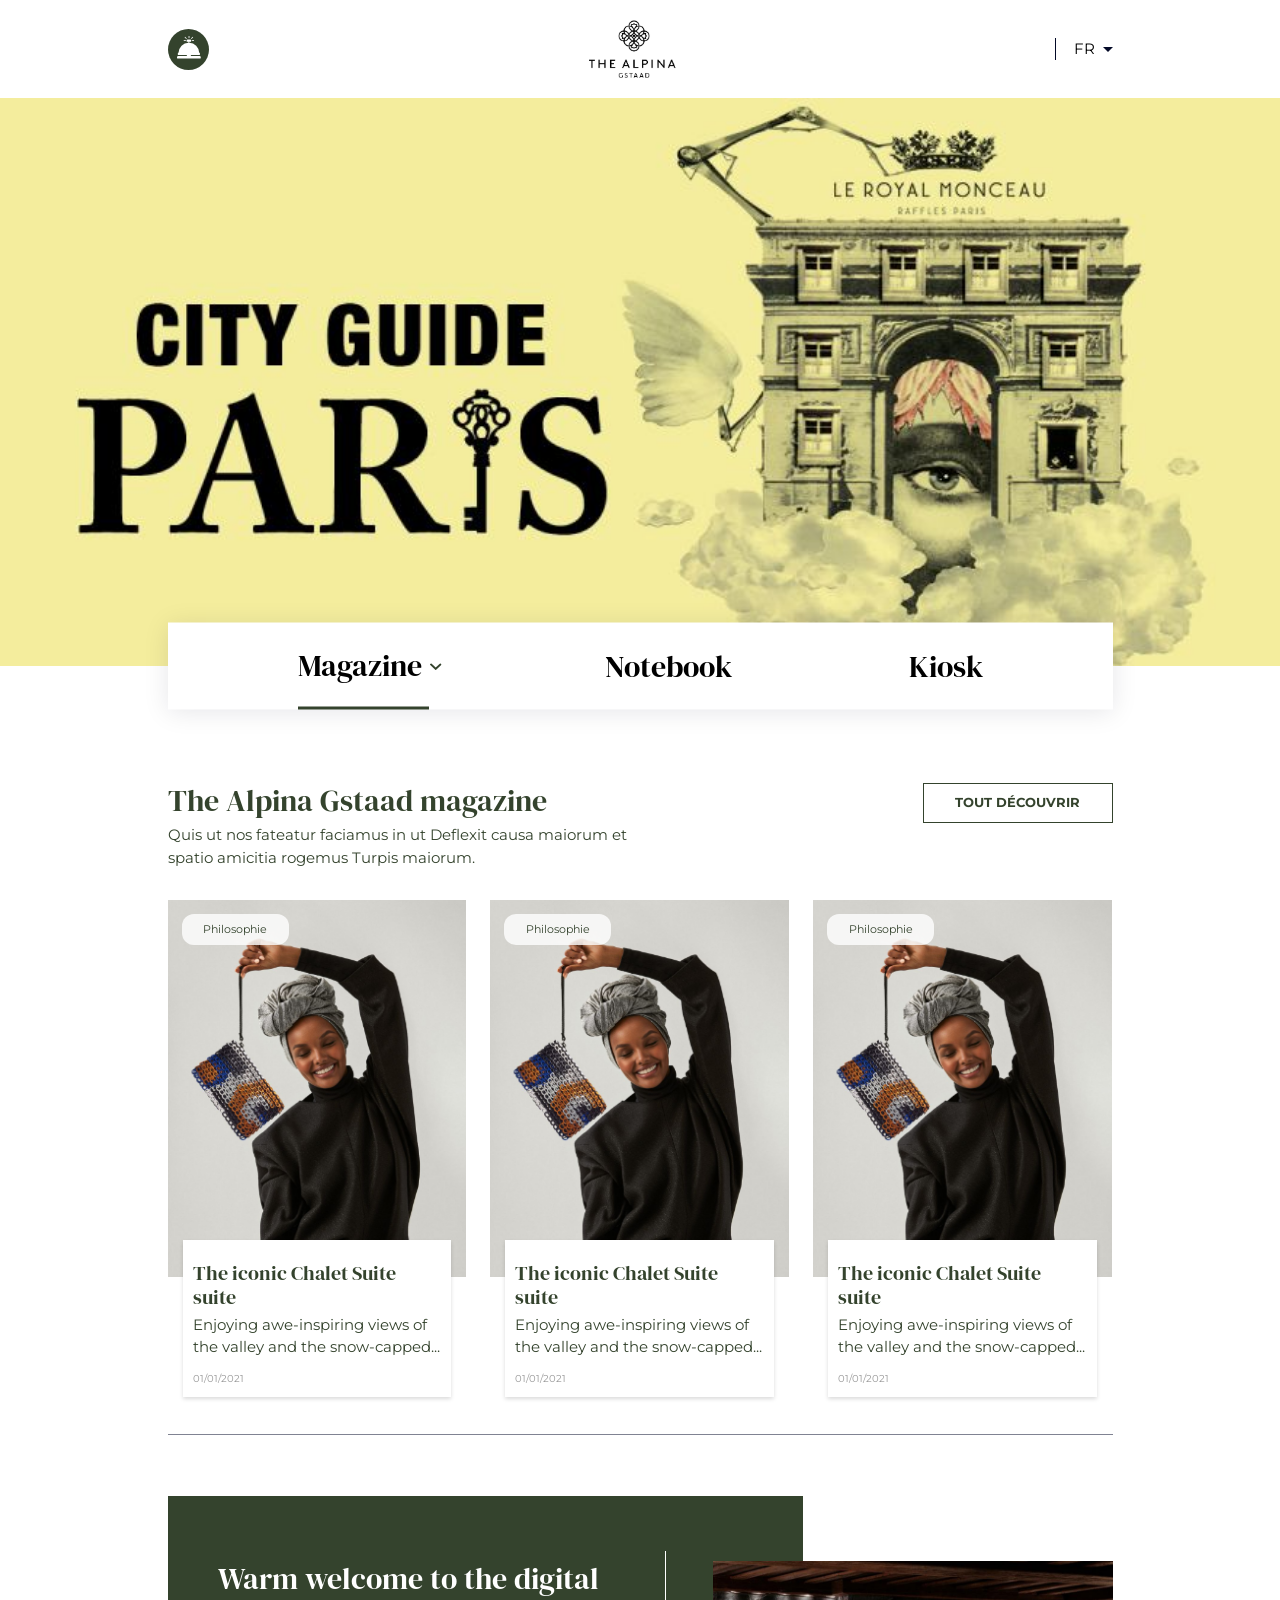
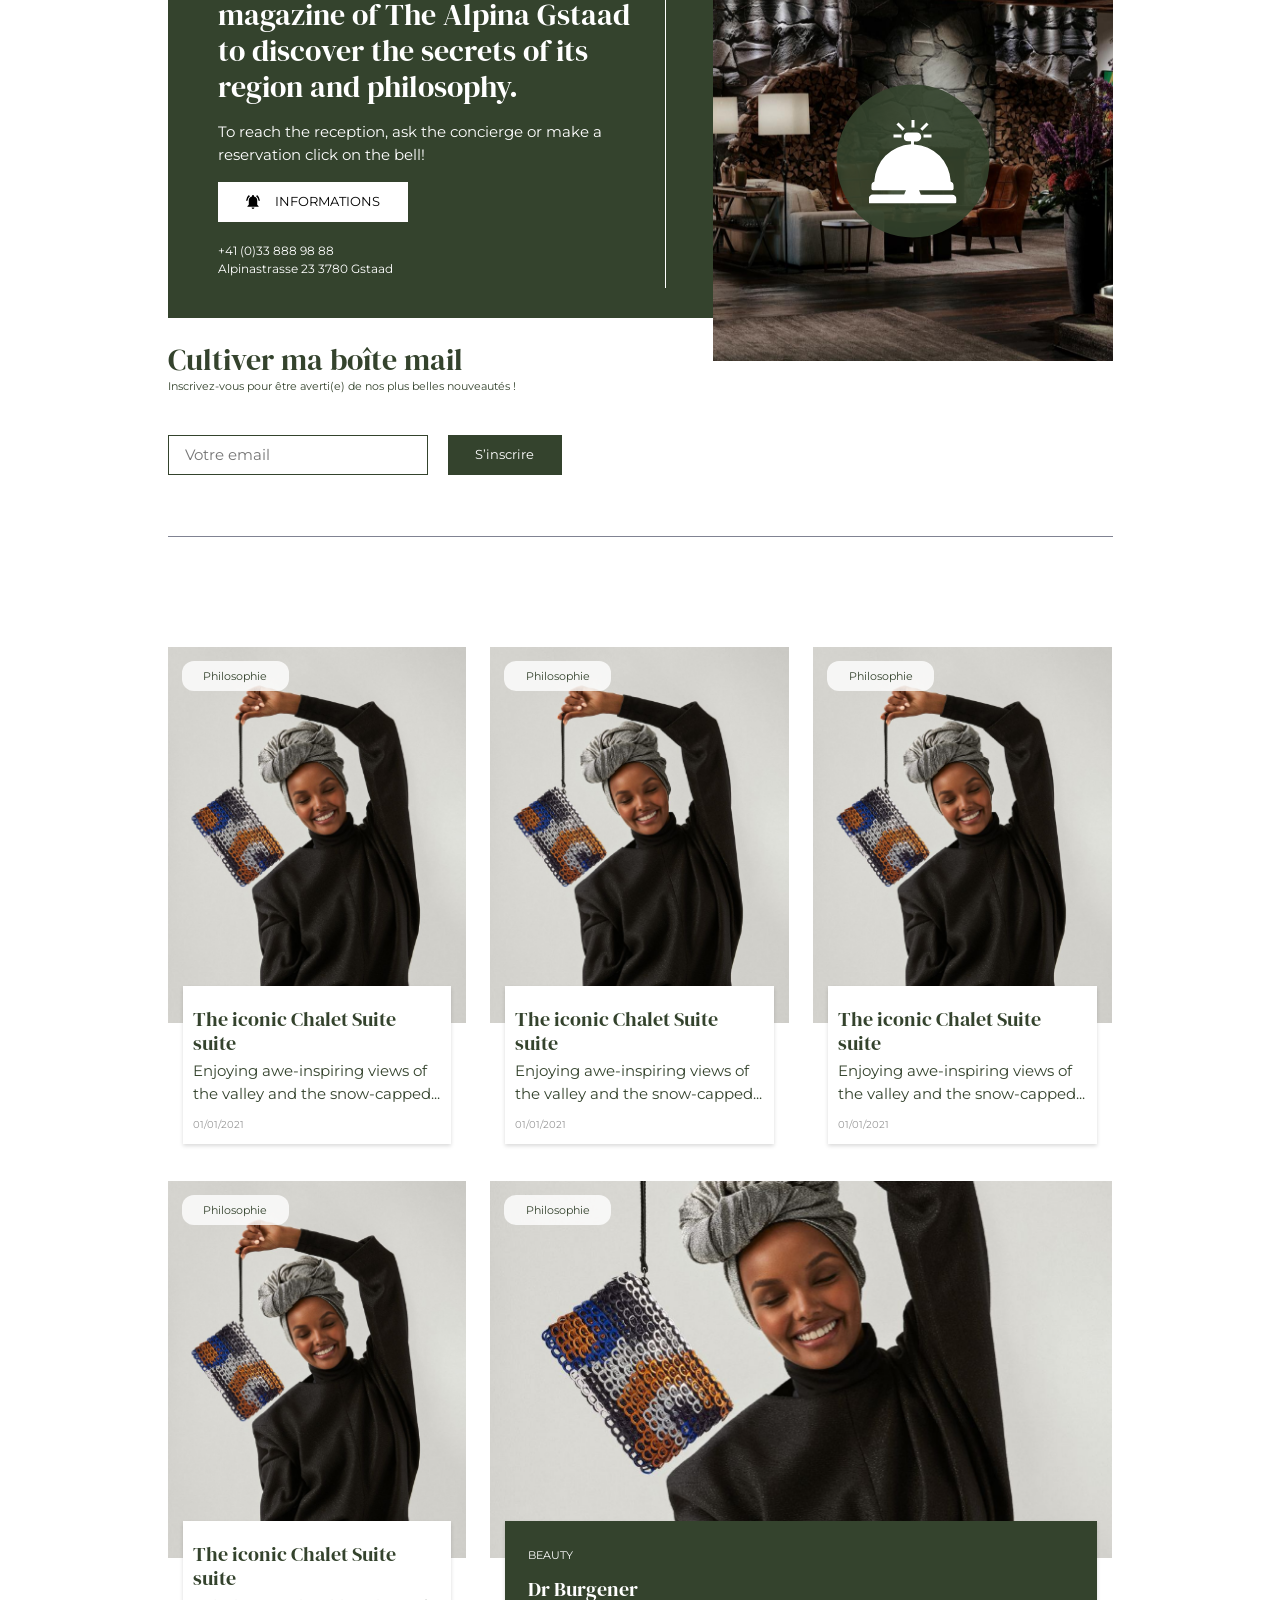
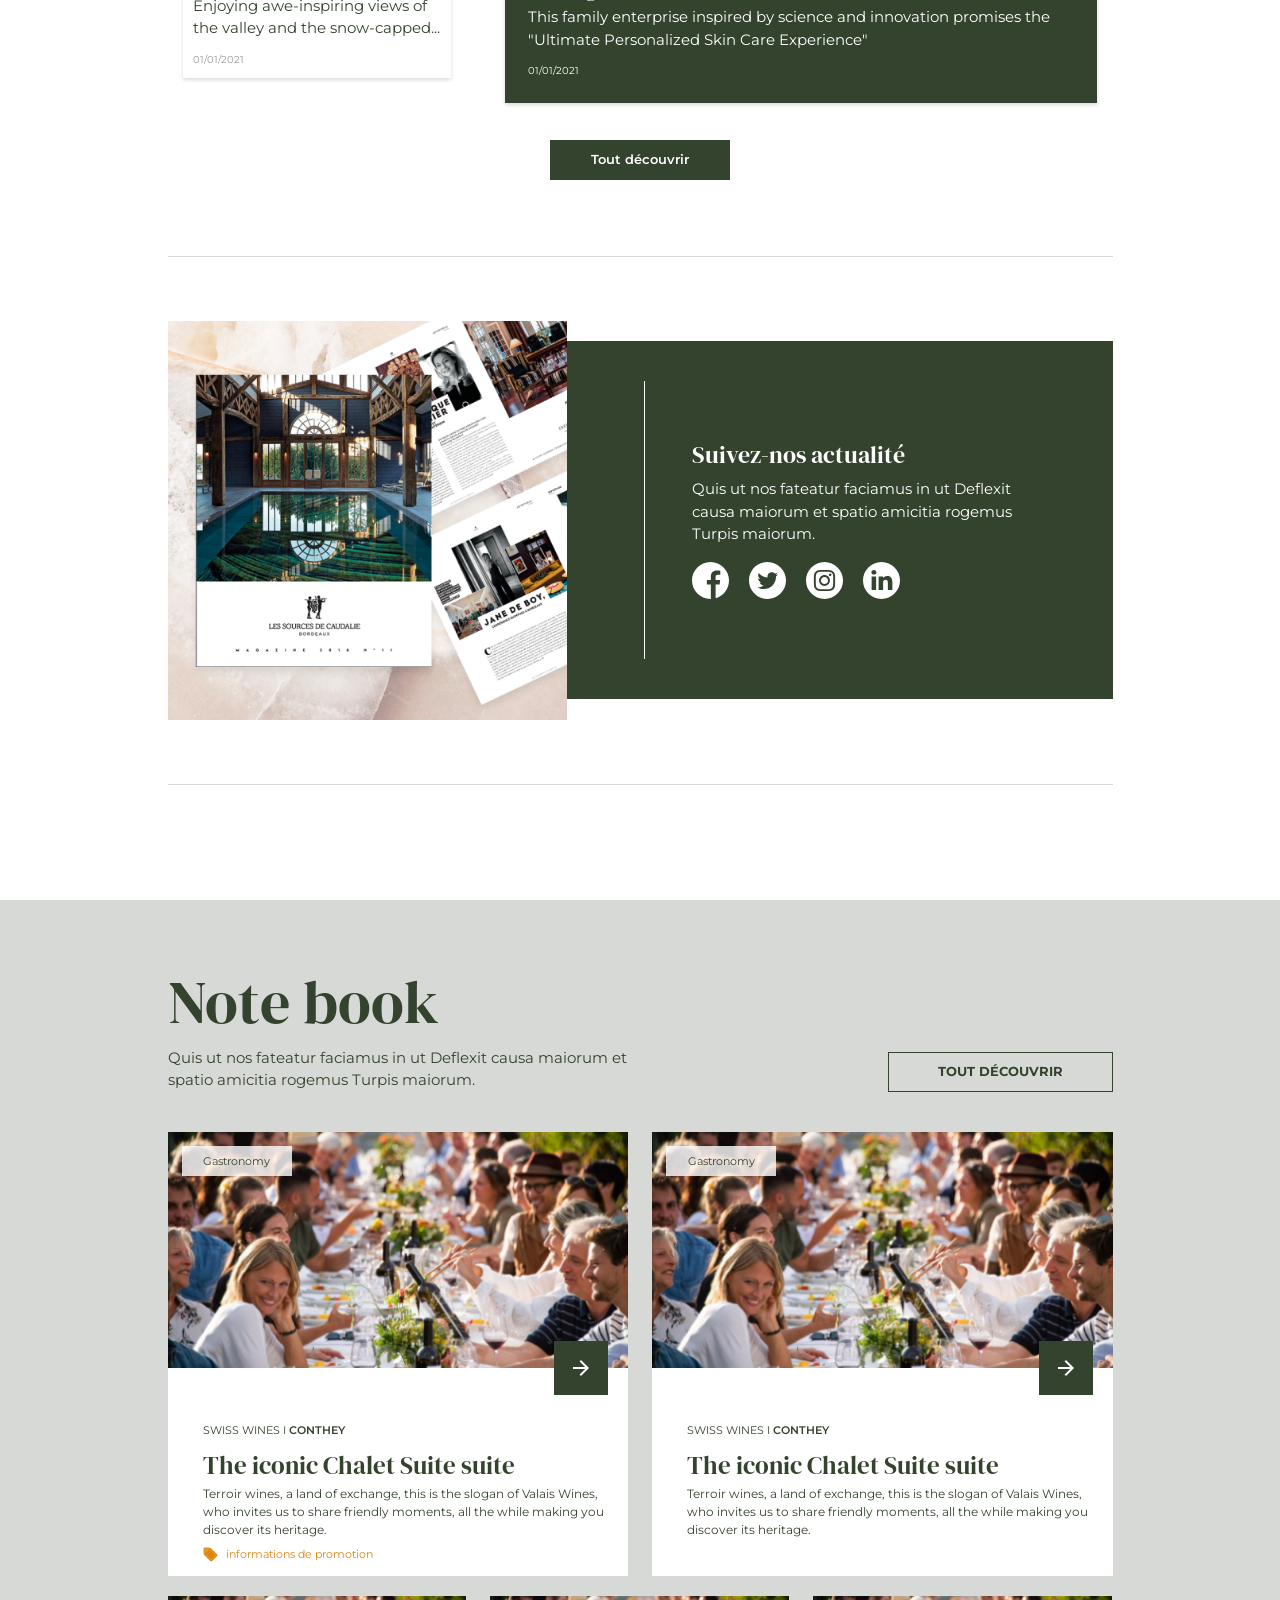
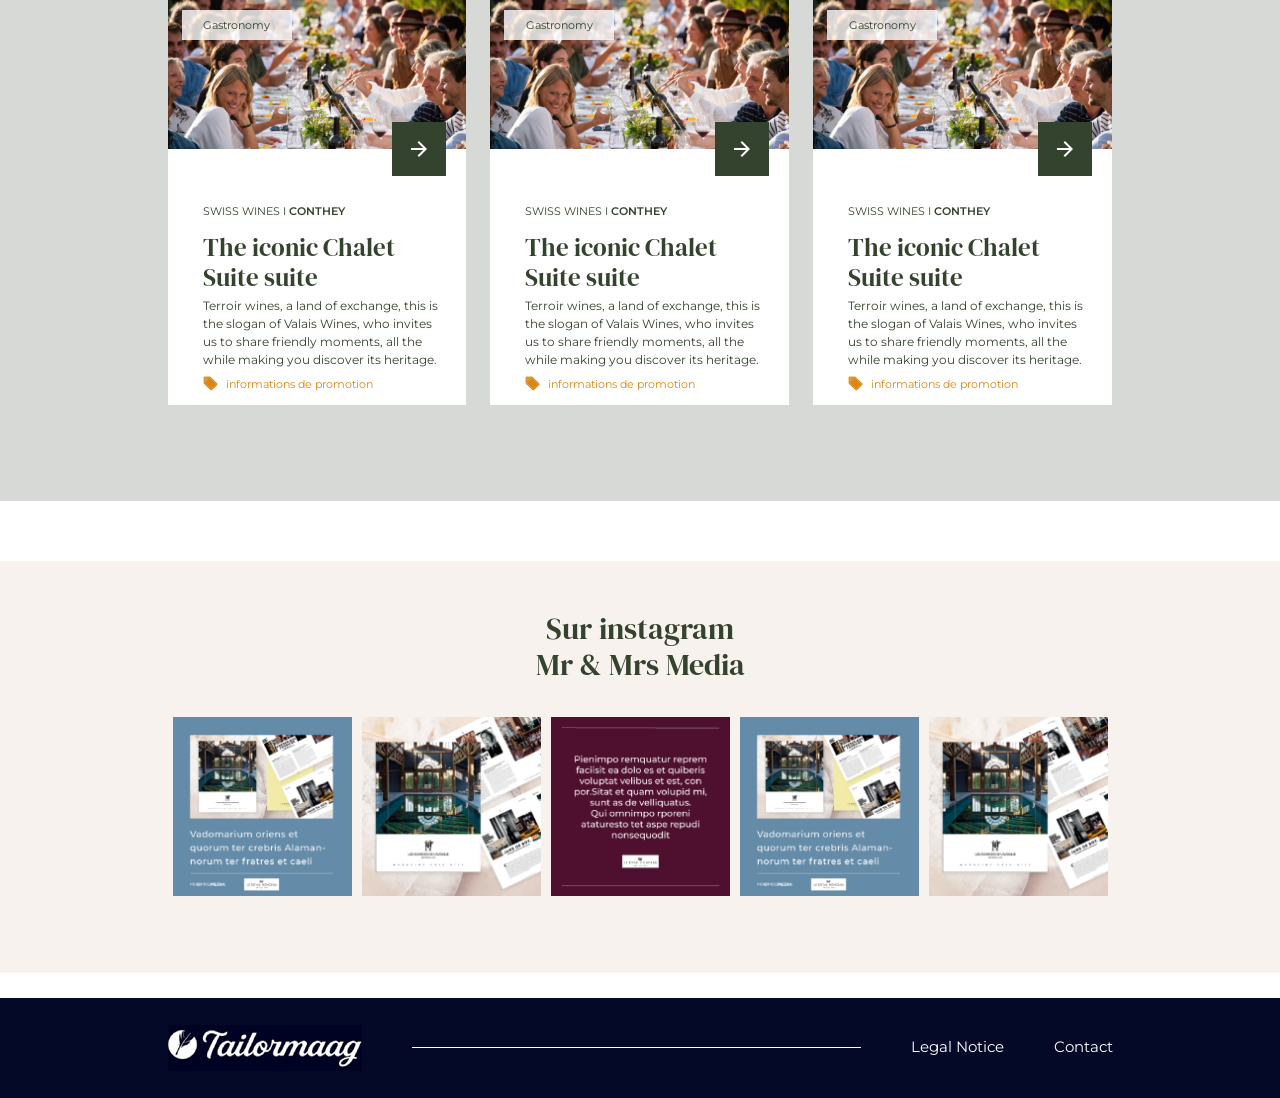
<file: app/client-home.html>
<!DOCTYPE html>
<html lang="en">
<head>
	<meta charset="utf-8">
    <meta name="viewport" content="width=device-width, initial-scale=1">
	<meta http-equiv="X-UA-Compatible" content="ie=edge">
	<title>Tailormaag</title>
	<link rel="preconnect" href="https://fonts.gstatic.com">
<link href="https://fonts.googleapis.com/css2?family=DM+Serif+Display&family=Montserrat:wght@400;700&display=swap" rel="stylesheet">
	<link rel="stylesheet" href="https://stackpath.bootstrapcdn.com/bootstrap/5.0.0-alpha1/css/bootstrap.min.css" integrity="sha384-r4NyP46KrjDleawBgD5tp8Y7UzmLA05oM1iAEQ17CSuDqnUK2+k9luXQOfXJCJ4I" crossorigin="anonymous">
	<link rel="stylesheet" href="css/slick.css">
	<link rel="stylesheet" href="css/style.min.css">
</head>
<body class="client-page">

<!-- start header -->
<header class="header header--client">
	<div class="container-fluid">
		<div class="logo">
			<a href="index.html">
				<img src="img/client-logo.svg" alt="">
			</a>
		</div>

	<img src="img/alpina.svg" alt="" class="center-logo">
			


			<div class="header__leng">
				<select name="" id="" class="leng-select">
					<option value="">FR</option>
					<option value="">EN</option>
				</select>
			</div>

	</div>
</header>
<!-- end header -->

<!-- start main screen -->
<section class="main-screen main-screen--client">
	<div class="container-fluid">
		
	</div>
</section>
<!-- end main-screen -->

<!-- start page menu -->
<section class="page-menu">
	<div class="container-fluid">
		<div class="page-menu__content">
			<div class="page-menu__link active">Magazine <img src="img/down-arrow.svg" alt="" class="down-arrow">
				<span class="sab-menu">
					<a href="">All Articles</a>
					<a href="">Lifestyle</a>
					<a href="">Philosophy</a>
					<a href="">Food</a>
				</span>
			</div>
			<a href="" class="page-menu__link">Notebook</a>
			<a href="" class="page-menu__link">Kiosk</a>
		</div>
	</div>
</section>
<!-- end page menu -->

<!-- start articles page -->
<section class="articles-section">
	<div class="container-fluid">
		<div class="articles-section__header">
			<div class="articles-section__header-content">
				<h2>The Alpina Gstaad magazine</h2>
				<p>Quis ut nos fateatur faciamus in ut Deflexit causa maiorum et spatio amicitia rogemus Turpis maiorum.
</p>
			</div>

			<a href="" class="button button--transparent">
				Tout découvrir
			</a>
		</div>

		<div class="row">
			<div class="col-md-4">
				<a href="" class="articles__item article2">
							<span class="articles__item-img-wrapper">
								<span class="tag">
									Philosophie
								</span>
								<img src="img/a1.png" alt="" class="articles__img">
							</span>
							<span class="articles__item-content">
							
							<h3>The iconic Chalet Suite suite</h3>

							<p class="article-item-text">Enjoying awe-inspiring views of the valley and the snow-capped...</p>

							<span class="article-item__date">
								01/01/2021
							</span>
							</span>

						</a>
			</div>

			<div class="col-md-4">
				<a href="" class="articles__item article2">
							<span class="articles__item-img-wrapper">
								<span class="tag">
									Philosophie
								</span>
								<img src="img/a1.png" alt="" class="articles__img">
							</span>
							<span class="articles__item-content">
							
							<h3>The iconic Chalet Suite suite</h3>

							<p class="article-item-text">Enjoying awe-inspiring views of the valley and the snow-capped...</p>

							<span class="article-item__date">
								01/01/2021
							</span>
							</span>

						</a>
			</div>

			<div class="col-md-4">
				<a href="" class="articles__item article2">
							<span class="articles__item-img-wrapper">
								<span class="tag">
									Philosophie
								</span>
								<img src="img/a1.png" alt="" class="articles__img">
							</span>
							<span class="articles__item-content">
							
							<h3>The iconic Chalet Suite suite</h3>

							<p class="article-item-text">Enjoying awe-inspiring views of the valley and the snow-capped...</p>

							<span class="article-item__date">
								01/01/2021
							</span>
							</span>

						</a>
			</div>
		</div>
	</div>
</section>
<!-- end articles page -->


<!-- start contact-section -->
<section class="contact-section contact-section--green">
	<div class="container-fluid">
		<div class="contact-section__content-wrapper">
			
			<div class="contact-section__content">
			<div class="contact-section__wrapper">
				<h2>
					Warm welcome to the digital magazine of The Alpina Gstaad to discover the secrets of its region and philosophy.
				</h2>
				<p class="contact-section__text">To reach the reception, ask the concierge or make a reservation click on the bell!</p>

				<div class="contac-button-wrapper">
					<a href="" class="button button-white button-white--black">
				<img src="img/bell.svg" alt="">	Informations
				</a><div class="contact-info">
				+41 (0)33 888 98 88 <br>
Alpinastrasse 23 3780 Gstaad
			</div>
				</div>
				
			</div>
		</div>
		<div class="contact-img">
			<div class="contact-im">
				<div class="contact-img__logo">

				<img src="img/reception-bell.svg" alt="">
			</div>
			<img src="img/contact2.png" alt="">
			</div>
			
		</div>
		
		</div>

		<div class="contact-section__call-to-action contact-section__call-to-action--client">
			<h2>
				Cultiver ma boîte mail
			</h2>
			<div class="call-to-action__text">
				Inscrivez-vous pour être averti(e) de nos plus belles nouveautés !
			</div>

			<div class="form">
				<input type="text" placeholder="Votre email" class="input">

				<input type="submit" class="button button--green" value="S’inscrire">
				
			</div>

			

			
			
		</div>
		
	</div>
</section>
<!-- end contact-section -->


<!-- start articles page -->
<section class="articles-section">
	<div class="container-fluid">
	

		<div class="row">
			<div class="col-md-4">
				<a href="" class="articles__item">
							<span class="articles__item-img-wrapper">
								<span class="tag">
									Philosophie
								</span>
								<img src="img/a1.png" alt="" class="articles__img">
							</span>
							<span class="articles__item-content">
							
							<h3>The iconic Chalet Suite suite</h3>

							<p class="article-item-text">Enjoying awe-inspiring views of the valley and the snow-capped...</p>

							<span class="article-item__date">
								01/01/2021
							</span>
							</span>

						</a>
			</div>

			<div class="col-md-4">
				<a href="" class="articles__item">
							<span class="articles__item-img-wrapper">
								<span class="tag">
									Philosophie
								</span>
								<img src="img/a1.png" alt="" class="articles__img">
							</span>
							<span class="articles__item-content">
							
							<h3>The iconic Chalet Suite suite</h3>

							<p class="article-item-text">Enjoying awe-inspiring views of the valley and the snow-capped...</p>

							<span class="article-item__date">
								01/01/2021
							</span>
							</span>

						</a>
			</div>

			<div class="col-md-4">
				<a href="" class="articles__item">
							<span class="articles__item-img-wrapper">
								<span class="tag">
									Philosophie
								</span>
								<img src="img/a1.png" alt="" class="articles__img">
							</span>
							<span class="articles__item-content">
							
							<h3>The iconic Chalet Suite suite</h3>

							<p class="article-item-text">Enjoying awe-inspiring views of the valley and the snow-capped...</p>

							<span class="article-item__date">
								01/01/2021
							</span>
							</span>

						</a>
			</div>

			<div class="col-md-4">
				<a href="" class="articles__item">
							<span class="articles__item-img-wrapper">
								<span class="tag">
									Philosophie
								</span>
								<img src="img/a1.png" alt="" class="articles__img">
							</span>
							<span class="articles__item-content">
							
							<h3>The iconic Chalet Suite suite</h3>

							<p class="article-item-text">Enjoying awe-inspiring views of the valley and the snow-capped...</p>

							<span class="article-item__date">
								01/01/2021
							</span>
							</span>

						</a>
			</div>

			<div class="col-md-8">
				<a href="" class="articles__item articles__item-content--green">
							<span class="articles__item-img-wrapper">
								<span class="tag">
									Philosophie
								</span>
								<img src="img/img-b.png" alt="" class="articles__img">
							</span>
							<span class="articles__item-content">
							<span class="beauty">Beauty</span>
							<h3>Dr Burgener</h3>

							<p class="article-item-text">This family enterprise inspired by science and innovation promises the "Ultimate Personalized Skin Care Experience"</p>

							<span class="article-item__date">
								01/01/2021
							</span>
							</span>

						</a>
			</div>

		</div>

		<div class="footer-button">
			<a href="" class="button button--green">Tout découvrir</a>
		</div>
	</div>
</section>
<!-- end articles page -->

<!-- start social section-->
<section class="social-section">
	<div class="container-fluid">
		<img src="img/social1.png" alt="" class="social-img">
		<div class="social__content">
			<div class="social__content-wrapper">
				<div class="social__content-container">
					<h2>Suivez-nos actualité</h2>
					<p>Quis ut nos fateatur faciamus in ut Deflexit causa maiorum et spatio amicitia rogemus Turpis maiorum.</p>

					<div class="social-icons">
					<a href="" class="social-icon">
						<img src="img/facebook.svg" alt="">
					</a>
					<a href="" class="social-icon">
						<img src="img/twitter.svg" alt="">
					</a>
					<a href="" class="social-icon">
						<img src="img/instagram.svg" alt="">
					</a>
					<a href="" class="social-icon">
						<img src="img/linkedin.svg" alt="">
					</a>
				</div>

				</div>

				
			</div>
		</div>
	</div>

</section>
<!-- end social section-->

<!-- start note book section -->
<section class="notebook">
	<div class="container-fluid">
		<div class="notebook__header">
			<div class="notebook__header-content">
				<div class="notebook-title">
			Note book
		</div>
		<p>Quis ut nos fateatur faciamus in ut Deflexit causa maiorum et spatio amicitia rogemus Turpis maiorum.
</p>
			</div>

			<a href="" class="button button--transparent">
				Tout découvrir
			</a>
			
		</div>

		<div class="row">
			<div class="col-md-6">
				<a href="" class="articles__item notebook__item">

							<span class="articles__item-img-wrapper">
								<span class="tag">
									Gastronomy
								</span>
								<img src="img/n1.png" alt="" class="articles__img">
							</span>
							<span class="articles__item-content">
								<span class="next-arrow">
									<img src="img/arrow.svg" alt="">
								</span>
							<span class="notebook__sub-title">
								Swiss Wines I <span>Conthey</span>
							</span>
							<h3>The iconic Chalet Suite suite</h3>

							<p class="article-item-text">Terroir wines, a land of exchange, this is the slogan of Valais Wines, who invites us to share friendly moments, all the while making you discover its heritage.</p>

							<span class="notebook__footer">
							<img src="img/promo.svg" alt="">	informations de promotion
							</span>
							</span>

						</a>
			</div>

			<div class="col-md-6">
				<a href="" class="articles__item notebook__item">

							<span class="articles__item-img-wrapper">
								<span class="tag">
									Gastronomy
								</span>
								<img src="img/n1.png" alt="" class="articles__img">
							</span>
							<span class="articles__item-content">
								<span class="next-arrow">
									<img src="img/arrow.svg" alt="">
								</span>
							<span class="notebook__sub-title">
								Swiss Wines I <span>Conthey</span>
							</span>
							<h3>The iconic Chalet Suite suite</h3>

							<p class="article-item-text">Terroir wines, a land of exchange, this is the slogan of Valais Wines, who invites us to share friendly moments, all the while making you discover its heritage.</p>

							<span class="notebook__footer">
						
							</span>
							</span>

						</a>
			</div>

			<div class="col-md-4">
				<a href="" class="articles__item notebook__item">

							<span class="articles__item-img-wrapper">
								<span class="tag">
									Gastronomy
								</span>
								<img src="img/n1.png" alt="" class="articles__img">
							</span>
							<span class="articles__item-content">
								<span class="next-arrow">
									<img src="img/arrow.svg" alt="">
								</span>
							<span class="notebook__sub-title">
								Swiss Wines I <span>Conthey</span>
							</span>
							<h3>The iconic Chalet Suite suite</h3>

							<p class="article-item-text">Terroir wines, a land of exchange, this is the slogan of Valais Wines, who invites us to share friendly moments, all the while making you discover its heritage.</p>

							<span class="notebook__footer">
							<img src="img/promo.svg" alt="">	informations de promotion
							</span>
							</span>

						</a>
			</div>

			<div class="col-md-4">
				<a href="" class="articles__item notebook__item">

							<span class="articles__item-img-wrapper">
								<span class="tag">
									Gastronomy
								</span>
								<img src="img/n1.png" alt="" class="articles__img">
							</span>
							<span class="articles__item-content">
								<span class="next-arrow">
									<img src="img/arrow.svg" alt="">
								</span>
							<span class="notebook__sub-title">
								Swiss Wines I <span>Conthey</span>
							</span>
							<h3>The iconic Chalet Suite suite</h3>

							<p class="article-item-text">Terroir wines, a land of exchange, this is the slogan of Valais Wines, who invites us to share friendly moments, all the while making you discover its heritage.</p>

							<span class="notebook__footer">
							<img src="img/promo.svg" alt="">	informations de promotion
							</span>
							</span>

						</a>
			</div>

			<div class="col-md-4">
				<a href="" class="articles__item notebook__item">

							<span class="articles__item-img-wrapper">
								<span class="tag">
									Gastronomy
								</span>
								<img src="img/n1.png" alt="" class="articles__img">
							</span>
							<span class="articles__item-content">
								<span class="next-arrow">
									<img src="img/arrow.svg" alt="">
								</span>
							<span class="notebook__sub-title">
								Swiss Wines I <span>Conthey</span>
							</span>
							<h3>The iconic Chalet Suite suite</h3>

							<p class="article-item-text">Terroir wines, a land of exchange, this is the slogan of Valais Wines, who invites us to share friendly moments, all the while making you discover its heritage.</p>

							<span class="notebook__footer">
							<img src="img/promo.svg" alt="">	informations de promotion
							</span>
							</span>

						</a>
			</div>

		</div>
		
	</div>
</section>
<!-- end note book section -->

<!-- start instagram section -->
<section class="instagram">
	<div class="container-fluid">
		<h2>
			Sur instagram <br>
Mr & Mrs Media
		</h2>
		<div class="instagram__slider">

			<div class="post-item">
				<a href="">
					<img src="img/post1.png" alt="">
				</a>
			</div>

			<div class="post-item">
				<a href="">
					<img src="img/post2.png" alt="">
				</a>
			</div>
			<div class="post-item">
				<a href="">
					<img src="img/post3.png" alt="">
				</a>
			</div>
			<div class="post-item">
				<a href="">
					<img src="img/post1.png" alt="">
				</a>
			</div>
			<div class="post-item">
				<a href="">
					<img src="img/post2.png" alt="">
				</a>
			</div>
		</div>
	</div>
</section>
<!-- end instagram section -->

<!-- start footer section -->
<footer class="footer">
	<div class="container-fluid">
		<div class="footer-logo">
			<a href="">
				<img src="img/footer-logo.png" alt="">
			</a>
		</div>
		<div class="footer-line">
			
		</div>

		<div class="footer-menu">
			<a href="">Legal Notice</a>
			<a href="">Contact</a>
		</div>
	</div>
</footer>
<!-- end footer section -->

<script src="https://ajax.googleapis.com/ajax/libs/jquery/3.5.1/jquery.min.js"></script>
<script src="js/slick.js"></script>
	<script src="js/main.js"></script>
</body>
</html>
</file>
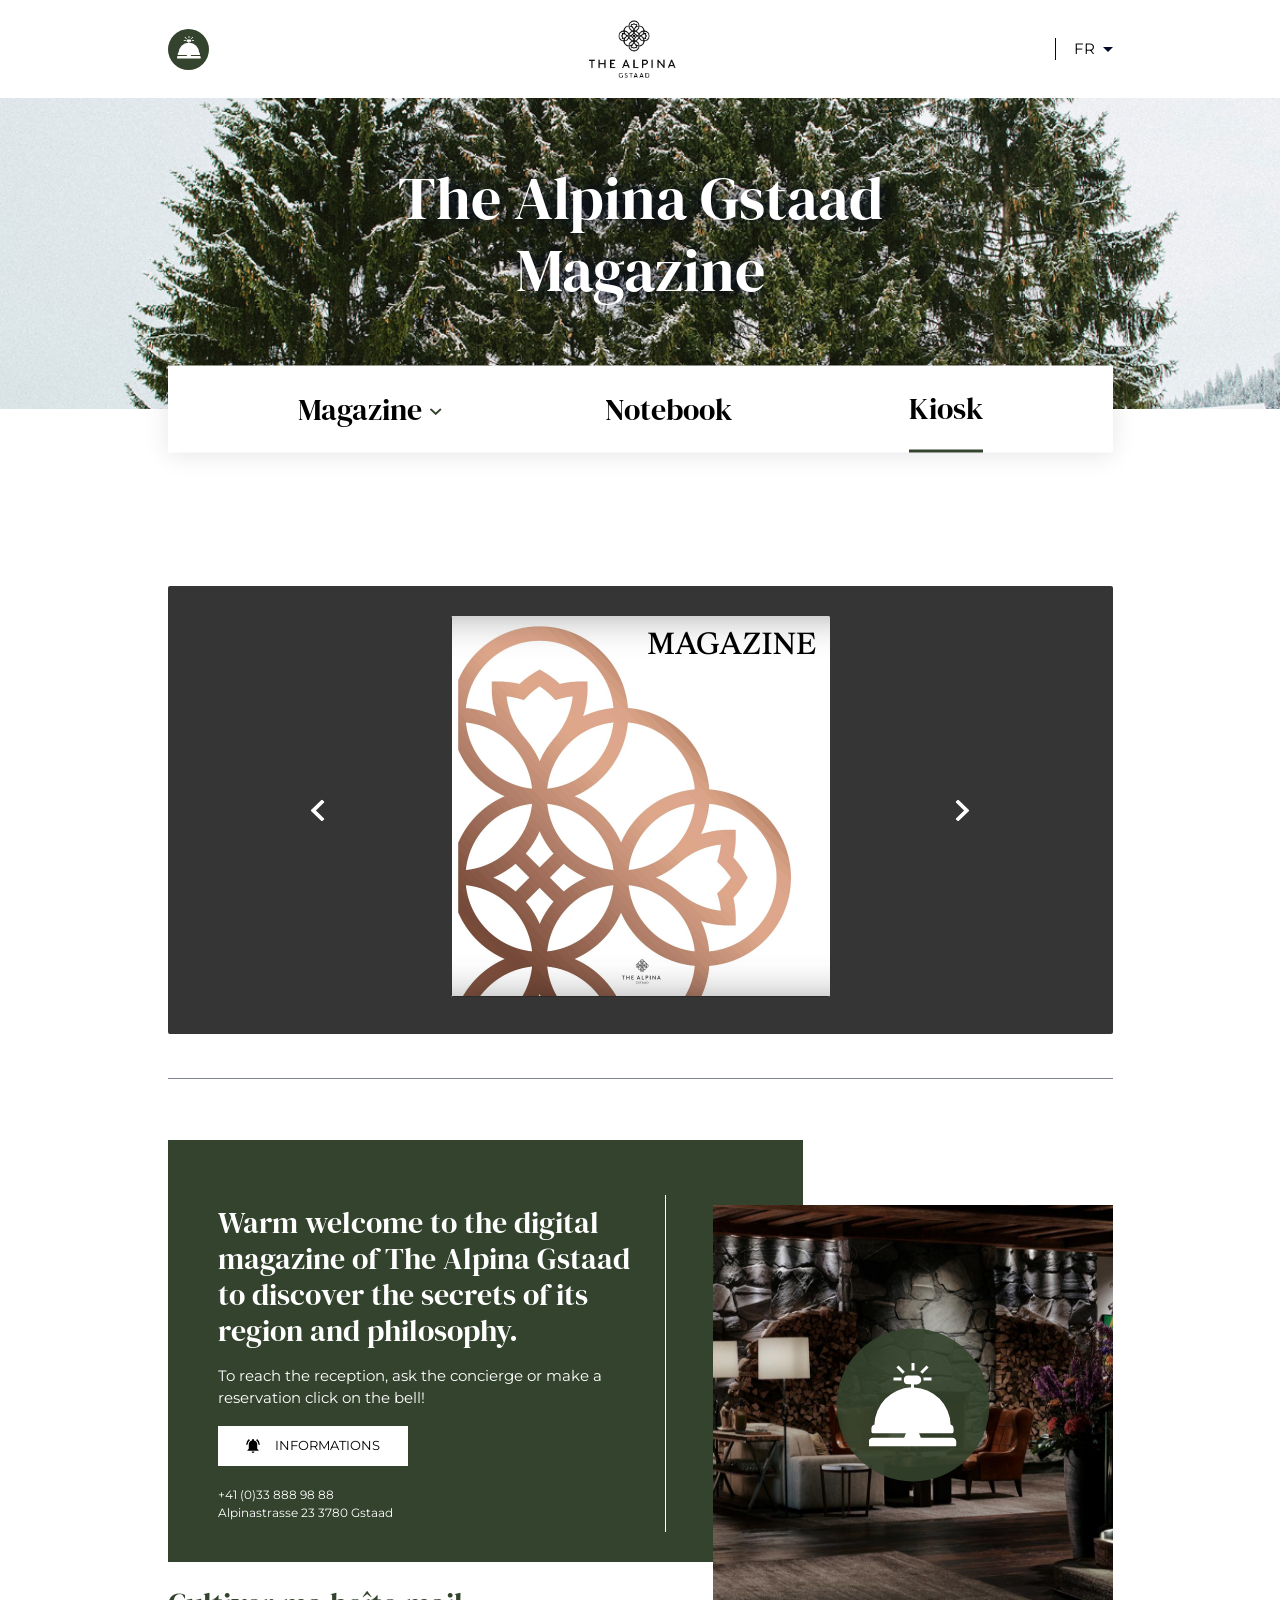
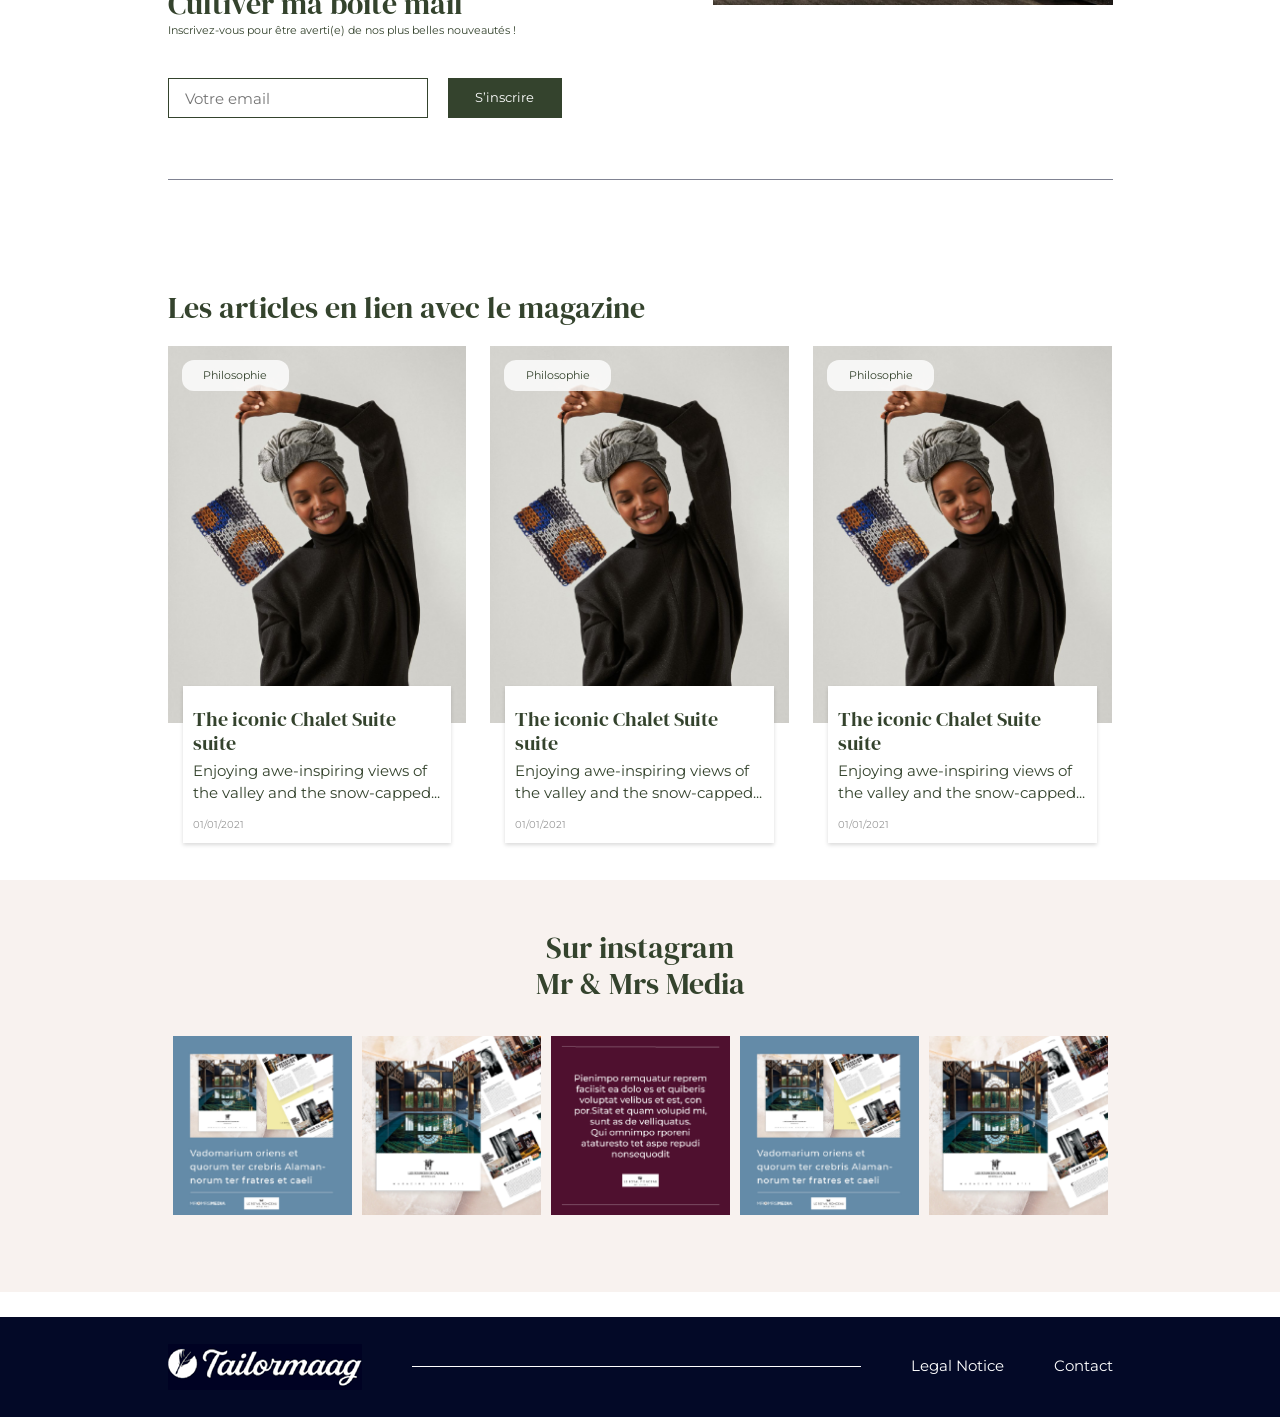
<file: app/kiosk.html>
<!DOCTYPE html>
<html lang="en">
<head>
	<meta charset="utf-8">
    <meta name="viewport" content="width=device-width, initial-scale=1">
	<meta http-equiv="X-UA-Compatible" content="ie=edge">
	<title>Tailormaag</title>
	<link rel="preconnect" href="https://fonts.gstatic.com">
<link href="https://fonts.googleapis.com/css2?family=DM+Serif+Display&family=Montserrat:wght@400;700&display=swap" rel="stylesheet">
	<link rel="stylesheet" href="https://stackpath.bootstrapcdn.com/bootstrap/5.0.0-alpha1/css/bootstrap.min.css" integrity="sha384-r4NyP46KrjDleawBgD5tp8Y7UzmLA05oM1iAEQ17CSuDqnUK2+k9luXQOfXJCJ4I" crossorigin="anonymous">
	<link rel="stylesheet" href="css/slick.css">
	<link rel="stylesheet" href="css/style.min.css">
</head>
<body class="client-page">

<!-- start header -->
<header class="header header--client">
	<div class="container-fluid">
		<div class="logo">
			<a href="index.html">
				<img src="img/client-logo.svg" alt="">
			</a>
		</div>

	<img src="img/alpina.svg" alt="" class="center-logo">
			


			<div class="header__leng">
				<select name="" id="" class="leng-select">
					<option value="">FR</option>
					<option value="">EN</option>
				</select>
			</div>

	</div>
</header>
<!-- end header -->

<!-- start main screen -->
<section class="main-screen main-screen--articles">
	<div class="container-fluid">
		<h1>The Alpina Gstaad <br>
Magazine</h1>
	</div>
</section>
<!-- end main-screen -->

<!-- start page menu -->
<section class="page-menu">
	<div class="container-fluid">
		<div class="page-menu__content">
			<div class="page-menu__link">Magazine <img src="img/down-arrow.svg" alt="" class="down-arrow">
				<span class="sab-menu">
					<a href="">All Articles</a>
					<a href="">Lifestyle</a>
					<a href="">Philosophy</a>
					<a href="">Food</a>
				</span>
			</div>
			<a href="notebook.html" class="page-menu__link ">Notebook</a>
			<a href="kiosk.html" class="page-menu__link active">Kiosk</a>
		</div>
	</div>
</section>
<!-- end page menu -->

<!-- start kiosk-section -->
<section class="kiosk-section">
	<div class="container-fluid">
		<div class="kiosk-slider__wrapper">
			<div class="kiosk-slider-content">

				<div class="prev-btn">
					<img src="img/1.svg" alt="">
				</div>

				<div class="kiosk-slider">
					<div class="kiosk-slider-item">
						<img src="img/kiosk.png" alt="">
					</div>
					<div class="kiosk-slider-item">
						<img src="img/kiosk.png" alt="">
					</div>
					<div class="kiosk-slider-item">
						<img src="img/kiosk.png" alt="">
					</div>
				</div>

				<div class="next-btn">
					<img src="img/2.svg" alt="">
				</div>
			</div>
		</div>
	</div>
</section>
<!-- end kiosk-section -->

<section class="contact-section contact-section--green">
	<div class="container-fluid">
		<div class="contact-section__content-wrapper">
			
			<div class="contact-section__content">
			<div class="contact-section__wrapper">
				<h2>
					Warm welcome to the digital magazine of The Alpina Gstaad to discover the secrets of its region and philosophy.
				</h2>
				<p class="contact-section__text">To reach the reception, ask the concierge or make a reservation click on the bell!</p>

				<div class="contac-button-wrapper">
					<a href="" class="button button-white button-white--black">
				<img src="img/bell.svg" alt="">	Informations
				</a><div class="contact-info">
				+41 (0)33 888 98 88 <br>
Alpinastrasse 23 3780 Gstaad
			</div>
				</div>
				
			</div>
		</div>
		<div class="contact-img">
			<div class="contact-im">
				<div class="contact-img__logo">

				<img src="img/reception-bell.svg" alt="">
			</div>
			<img src="img/contact2.png" alt="">
			</div>
			
		</div>
		
		</div>

		<div class="contact-section__call-to-action contact-section__call-to-action--client">
			<h2>
				Cultiver ma boîte mail
			</h2>
			<div class="call-to-action__text">
				Inscrivez-vous pour être averti(e) de nos plus belles nouveautés !
			</div>

			<div class="form">
				<input type="text" placeholder="Votre email" class="input">

				<input type="submit" class="button button--green" value="S’inscrire">
				
			</div>

			

			
			
		</div>
		
	</div>
</section>




<section class="articles-section">
	<div class="container-fluid">
		<div class="articles-section__header">
			<div class="articles-section__header-content">
				<h2>Les articles en lien avec le magazine</h2>				
			</div>

		
		</div>

		<div class="row">
			<div class="col-md-4">
				<a href="" class="articles__item">
							<span class="articles__item-img-wrapper">
								<span class="tag">
									Philosophie
								</span>
								<img src="img/a1.png" alt="" class="articles__img">
							</span>
							<span class="articles__item-content">
							
							<h3>The iconic Chalet Suite suite</h3>

							<p class="article-item-text">Enjoying awe-inspiring views of the valley and the snow-capped...</p>

							<span class="article-item__date">
								01/01/2021
							</span>
							</span>

						</a>
			</div>

			<div class="col-md-4">
				<a href="" class="articles__item">
							<span class="articles__item-img-wrapper">
								<span class="tag">
									Philosophie
								</span>
								<img src="img/a1.png" alt="" class="articles__img">
							</span>
							<span class="articles__item-content">
							
							<h3>The iconic Chalet Suite suite</h3>

							<p class="article-item-text">Enjoying awe-inspiring views of the valley and the snow-capped...</p>

							<span class="article-item__date">
								01/01/2021
							</span>
							</span>

						</a>
			</div>

			<div class="col-md-4">
				<a href="" class="articles__item">
							<span class="articles__item-img-wrapper">
								<span class="tag">
									Philosophie
								</span>
								<img src="img/a1.png" alt="" class="articles__img">
							</span>
							<span class="articles__item-content">
							
							<h3>The iconic Chalet Suite suite</h3>

							<p class="article-item-text">Enjoying awe-inspiring views of the valley and the snow-capped...</p>

							<span class="article-item__date">
								01/01/2021
							</span>
							</span>

						</a>
			</div>

		

		</div>
	</div>
</section>

<!-- start instagram section -->
<section class="instagram">
	<div class="container-fluid">
		<h2>
			Sur instagram <br>
Mr & Mrs Media
		</h2>
		<div class="instagram__slider">

			<div class="post-item">
				<a href="">
					<img src="img/post1.png" alt="">
				</a>
			</div>

			<div class="post-item">
				<a href="">
					<img src="img/post2.png" alt="">
				</a>
			</div>
			<div class="post-item">
				<a href="">
					<img src="img/post3.png" alt="">
				</a>
			</div>
			<div class="post-item">
				<a href="">
					<img src="img/post1.png" alt="">
				</a>
			</div>
			<div class="post-item">
				<a href="">
					<img src="img/post2.png" alt="">
				</a>
			</div>
		</div>
	</div>
</section>
<!-- end instagram section -->


<!-- start footer section -->
<footer class="footer">
	<div class="container-fluid">
		<div class="footer-logo">
			<a href="">
				<img src="img/footer-logo.png" alt="">
			</a>
		</div>
		<div class="footer-line">
			
		</div>

		<div class="footer-menu">
			<a href="">Legal Notice</a>
			<a href="">Contact</a>
		</div>
	</div>
</footer>
<!-- end footer section -->

<script src="https://ajax.googleapis.com/ajax/libs/jquery/3.5.1/jquery.min.js"></script>
<script src="js/slick.js"></script>
	<script src="js/main.js"></script>
</body>
</html>
</file>
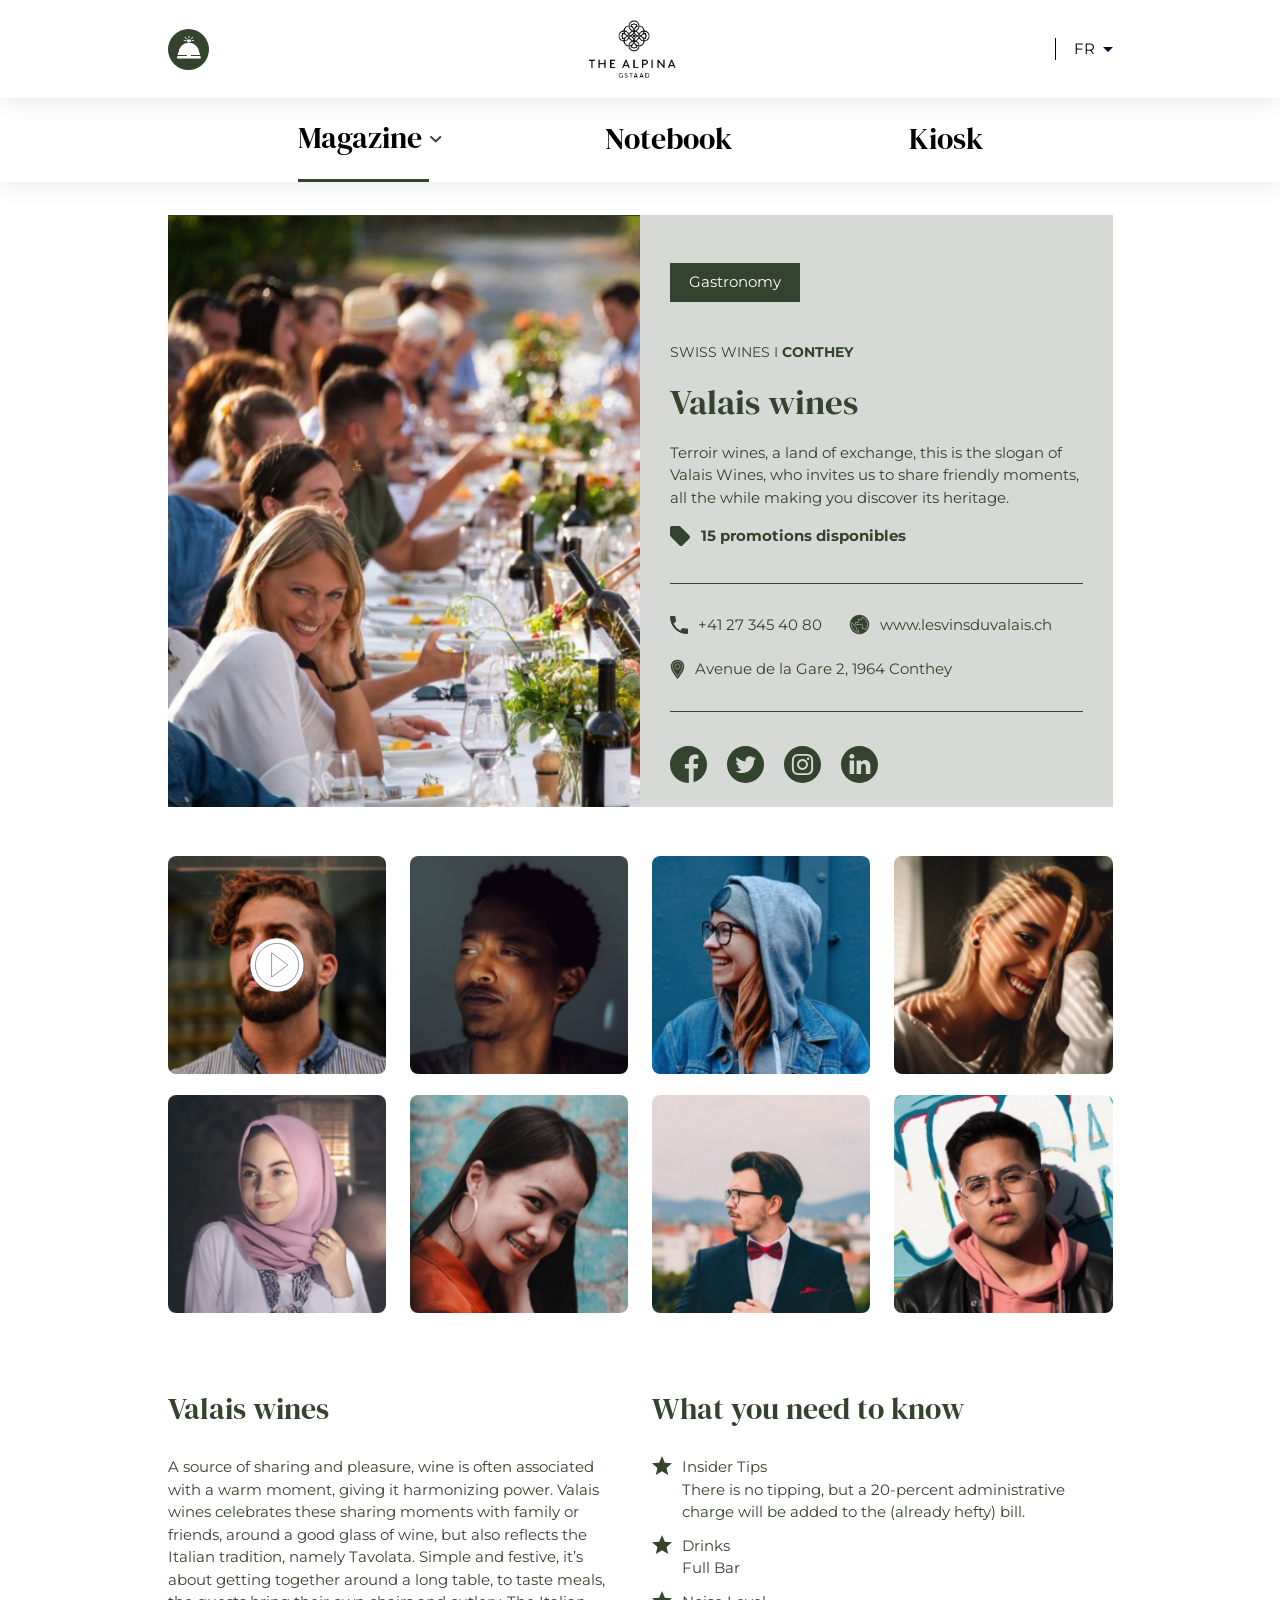
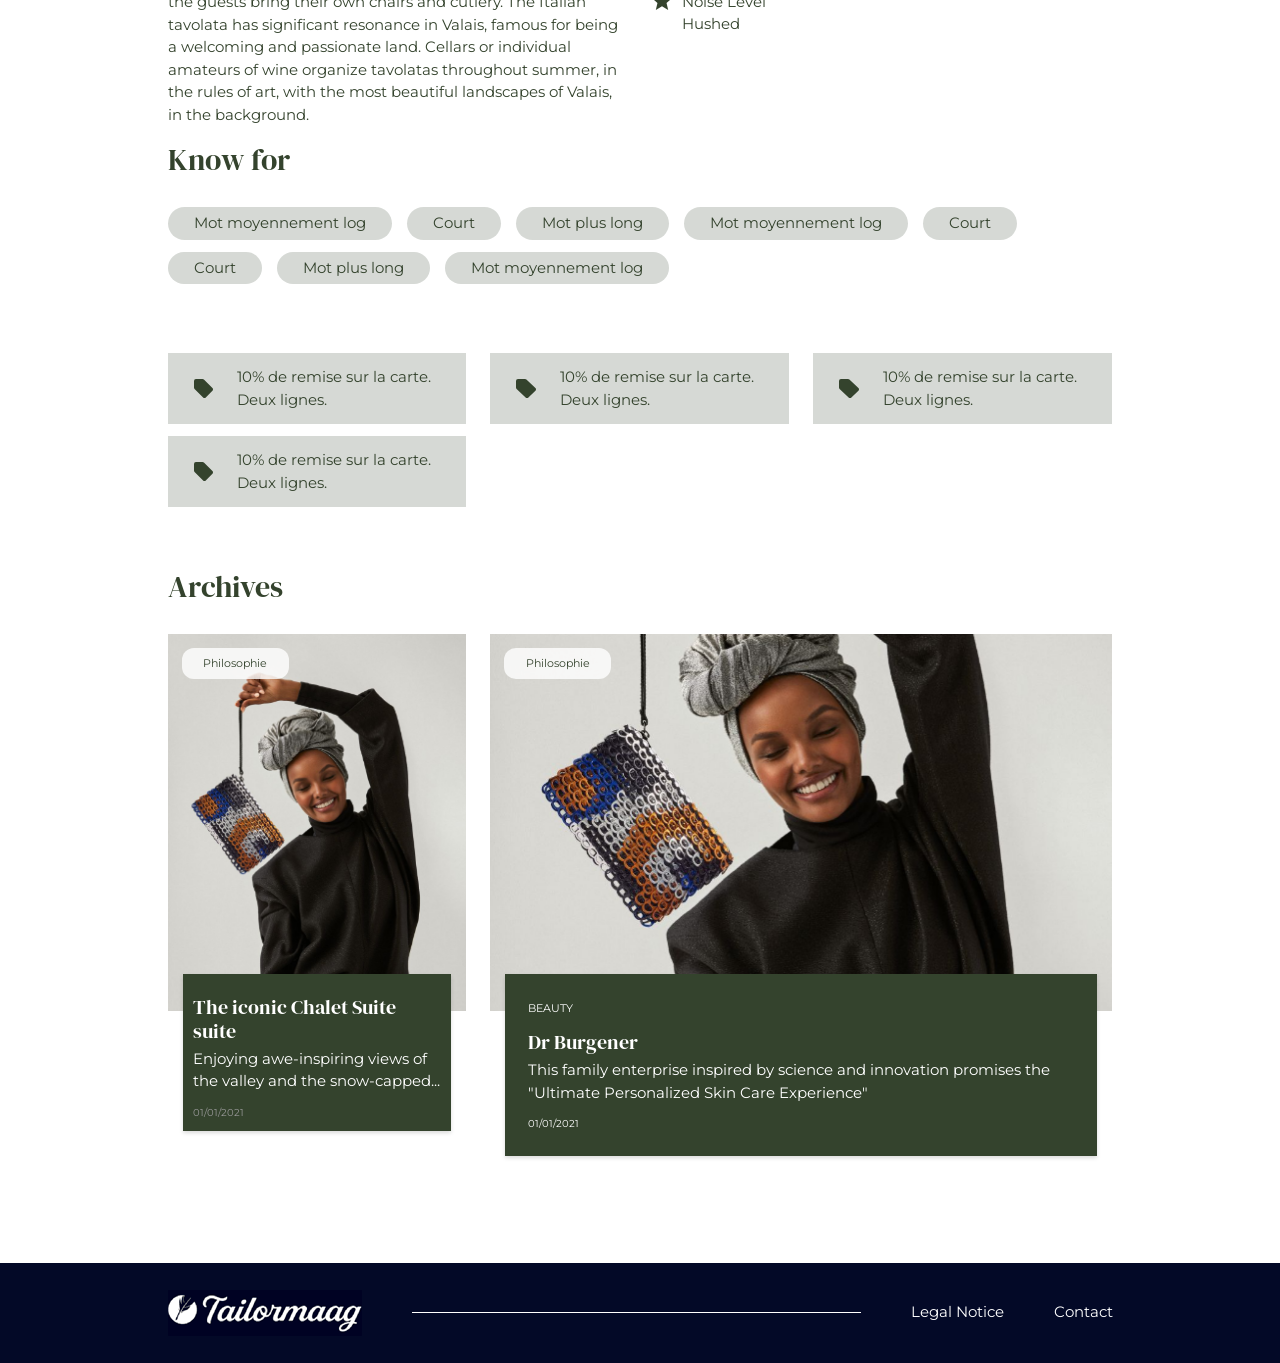
<file: app/notebook-only.html>
<!DOCTYPE html>
<html lang="en">
<head>
	<meta charset="utf-8">
    <meta name="viewport" content="width=device-width, initial-scale=1">
	<meta http-equiv="X-UA-Compatible" content="ie=edge">
	<title>Tailormaag</title>
	<link rel="preconnect" href="https://fonts.gstatic.com">
<link href="https://fonts.googleapis.com/css2?family=DM+Serif+Display&family=Montserrat:wght@400;700&display=swap" rel="stylesheet">
	<link rel="stylesheet" href="https://stackpath.bootstrapcdn.com/bootstrap/5.0.0-alpha1/css/bootstrap.min.css" integrity="sha384-r4NyP46KrjDleawBgD5tp8Y7UzmLA05oM1iAEQ17CSuDqnUK2+k9luXQOfXJCJ4I" crossorigin="anonymous">
	<link rel="stylesheet" href="css/slick.css">
	<link rel="stylesheet" href="css/style.min.css">
</head>
<body class="client-page">

<!-- start header -->
<header class="header header--client header--client-single-article">
	<div class="container-fluid">
		<div class="logo">
			<a href="index.html">
				<img src="img/client-logo.svg" alt="">
			</a>
		</div>

	<img src="img/alpina.svg" alt="" class="center-logo">
			


			<div class="header__leng">
				<select name="" id="" class="leng-select">
					<option value="">FR</option>
					<option value="">EN</option>
				</select>
			</div>

	</div>
</header>
<!-- end header -->



<!-- start page menu -->
<section class="page-menu-single page-menu-article">
	<div class="container-fluid">
		<div class="page-menu__content">
			<div class="page-menu__link active">Magazine <img src="img/down-arrow.svg" alt="" class="down-arrow">
				<span class="sab-menu">
					<a href="">All Articles</a>
					<a href="">Lifestyle</a>
					<a href="">Philosophy</a>
					<a href="">Food</a>
				</span>
			</div>
			<a href="notebook.html" class="page-menu__link">Notebook</a>
			<a href="kiosk.html" class="page-menu__link">Kiosk</a>
		</div>
	</div>
</section>
<!-- end page menu -->

<!-- start notebook only contact -->
<section class="notebook-only-contact">
	<div class="container-fluid">
		<div class="notebook-only-contact__img">
			i
		</div>

		<div class="notebook-only-contact__content">
			<div class="notebook-only__button">
				Gastronomy
			</div>
			<div class="notebook-contact__sub-title">
				Swiss Wines I <span>Conthey</span>
			</div>
			<div class="notabook-contact__title">
				Valais wines
			</div>
			<p>Terroir wines, a land of exchange, this is the slogan of Valais Wines, who invites us to share friendly moments, all the while making you discover its heritage.</p>
			<div class="notebook-contact__label">
				<img src="img/label-green.svg" alt="">
				15 promotions disponibles
			</div>

			<div class="notebook-contact__row notebook-contact__row--green">
			<a href="tel:+41 27 345 40 80">
				<img src="img/phone-green.svg" alt="">
				+41 27 345 40 80
			</a>
			<a href="www.lesvinsduvalais.ch">
				<img src="img/social--green.svg" alt="">
				www.lesvinsduvalais.ch
			</a>
			<a href="">
				<img src="img/map.svg" alt="">
				Avenue de la Gare 2, 1964 Conthey

			</a>
			</div>

			<div class="social-icons social-icons--green">
					<a href="" class="social-icon">
						<img src="img/facebook-green.svg" alt="">
					</a>
					<a href="" class="social-icon">
						<img src="img/twitter-green.svg" alt="">
					</a>
					<a href="" class="social-icon">
						<img src="img/instagram-green.svg" alt="">
					</a>
					<a href="" class="social-icon">
						<img src="img/linkedin-green.svg" alt="">
					</a>
				</div>






		</div>
	</div>
</section>
<!-- end notebook only contact -->

<!-- start video section -->
<section class="video-section">
	<div class="container-fluid">
		<div class="row">
			<div class="col-md-3 col-sm-6 col-6">
				<div class="video-item">
					<img src="img/photo1.png" alt="" class="photo-img">
					<img src="img/play.svg" alt="" class="play-button">
				</div>
				
			</div>

			<div class="col-md-3 col-sm-6 col-6">
				<div class="video-item">
					<img src="img/photo2.png" alt="" class="photo-img">
				</div>
				
			</div>

			<div class="col-md-3 col-sm-6 col-6">
				<div class="video-item">
					<img src="img/photo3.png" alt="" class="photo-img">
				</div>
				
			</div>

			<div class="col-md-3 col-sm-6 col-6">
				<div class="video-item">
					<img src="img/photo4.png" alt="" class="photo-img">
				</div>
				
			</div>

			<div class="col-md-3 col-sm-6 col-6">
				<div class="video-item">
					<img src="img/photo5.png" alt="" class="photo-img">
				</div>
				
			</div>

			<div class="col-md-3 col-sm-6 col-6">
				<div class="video-item">
					<img src="img/photo6.png" alt="" class="photo-img">
				</div>
				
			</div>

			<div class="col-md-3 col-sm-6 col-6">
				<div class="video-item">
					<img src="img/photo7.png" alt="" class="photo-img">
				</div>
				
			</div>

			<div class="col-md-3 col-sm-6 col-6">
				<div class="video-item">
					<img src="img/photo8.png" alt="" class="photo-img">
				</div>
				
			</div>

		</div>

		<div class="mobile-link more-photo">
			Plus de photos
		</div>
	</div>
</section>
<!-- end video section -->

<!-- start notebook only-->
<section class="only-section">
	<div class="container-fluid">
		<div class="row">
			<div class="col-md-6">
				<h2>
					Valais wines
				</h2>
				<p>
					A source of sharing and pleasure, wine is often associated with a warm moment, giving it harmonizing power. Valais wines celebrates these sharing moments with family or friends, around a good glass of wine, but also reflects the Italian tradition, namely Tavolata. Simple and festive, it’s about getting together around a long table, to taste meals, the guests bring their own chairs and cutlery. The Italian tavolata has significant resonance in Valais, famous for being a welcoming and passionate land. Cellars or individual amateurs of wine organize tavolatas throughout summer, in the rules of art, with the most beautiful landscapes of Valais, in the background. 
				</p>
			</div>

			<div class="col-md-6">
				<h2>
					What you need to know
				</h2>

				<div class="only-section__item">
					<img src="img/star.svg" alt="">
					<span>
						Insider Tips <br>
There is no tipping, but a 20-percent administrative charge will be added to the (already hefty) bill.
					</span>
					
				</div>
				<div class="only-section__item">
					<img src="img/star.svg" alt="">
					<span>Drinks <br>
Full Bar</span>
				</div>
				<div class="only-section__item">
					<img src="img/star.svg" alt="">
					Noise Level <br>
Hushed
				</div>
			</div>
		
		</div>
	</div>
</section>
<!-- end notebook only-->

<!-- start know for section -->
<section class="know-for">
	<div class="container-fluid">
		<h2>
			Know for
		</h2>

		<div class="know-for__items">
			<div class="know-for__item">
				Mot moyennement log
			</div>

			<div class="know-for__item">
				Court
			</div>

			<div class="know-for__item">
				Mot plus long
			</div>

			<div class="know-for__item">
				Mot moyennement log
			</div>

			<div class="know-for__item">
				Court
			</div>

			<div class="know-for__item">
				Court
			</div>

			<div class="know-for__item">
				Mot plus long
			</div>

			<div class="know-for__item">
				Mot moyennement log
			</div>

		</div>
	</div>
</section>
<!-- end know for section -->

<!-- start labels section -->
<section class="labels-section">
	<div class="container-fluid">
		<div class="row">
			<div class="col-md-4">
				<div class="label__item">
					<img src="img/label-green.svg" alt="">
					<div class="label-item-text">
						10% de remise sur la carte. Deux lignes.
					</div>
				</div>
			</div>
			<div class="col-md-4">
				<div class="label__item">
					<img src="img/label-green.svg" alt="">
					<div class="label-item-text">
						10% de remise sur la carte. Deux lignes.
					</div>
				</div>
			</div>
			<div class="col-md-4">
				<div class="label__item">
					<img src="img/label-green.svg" alt="">
					<div class="label-item-text">
						10% de remise sur la carte. Deux lignes.
					</div>
				</div>
			</div>
			<div class="col-md-4">
				<div class="label__item">
					<img src="img/label-green.svg" alt="">
					<div class="label-item-text">
						10% de remise sur la carte. Deux lignes.
					</div>
				</div>
			</div>
		</div>
	</div>
</section>
<!-- end labels section -->

<!-- start articles -->
<section class="notebook-only__articles">
	<div class="container-fluid">
		<h2>Archives</h2>
		<div class="row">
	
			<div class="col-md-4">
				<a href="" class="articles__item articles__item-green">
							<span class="articles__item-img-wrapper">
								<span class="tag">
									Philosophie
								</span>
								<img src="img/a1.png" alt="" class="articles__img">
							</span>
							<span class="articles__item-content">
							
							<h3>The iconic Chalet Suite suite</h3>

							<p class="article-item-text">Enjoying awe-inspiring views of the valley and the snow-capped...</p>

							<span class="article-item__date">
								01/01/2021
							</span>
							</span>

						</a>
			</div>
			<div class="col-md-8">
				<a href="" class="articles__item articles__item-content--green">
							<span class="articles__item-img-wrapper">
								<span class="tag">
									Philosophie
								</span>
								<img src="img/img-b.png" alt="" class="articles__img">
							</span>
							<span class="articles__item-content">
							<span class="beauty">Beauty</span>
							<h3>Dr Burgener</h3>

							<p class="article-item-text">This family enterprise inspired by science and innovation promises the "Ultimate Personalized Skin Care Experience"</p>

							<span class="article-item__date">
								01/01/2021
							</span>
							</span>

						</a>
			</div>
		
			
		</div>
	</div>
</section>

<!-- end articles -->



<!-- start footer section -->
<footer class="footer">
	<div class="container-fluid">
		<div class="footer-logo">
			<a href="">
				<img src="img/footer-logo.png" alt="">
			</a>
		</div>
		<div class="footer-line">
			
		</div>

		<div class="footer-menu">
			<a href="">Legal Notice</a>
			<a href="">Contact</a>
		</div>
	</div>
</footer>
<!-- end footer section -->


<script src="https://ajax.googleapis.com/ajax/libs/jquery/3.5.1/jquery.min.js"></script>
<script src="js/slick.js"></script>
	<script src="js/main.js"></script>
</body>
</html>
</file>
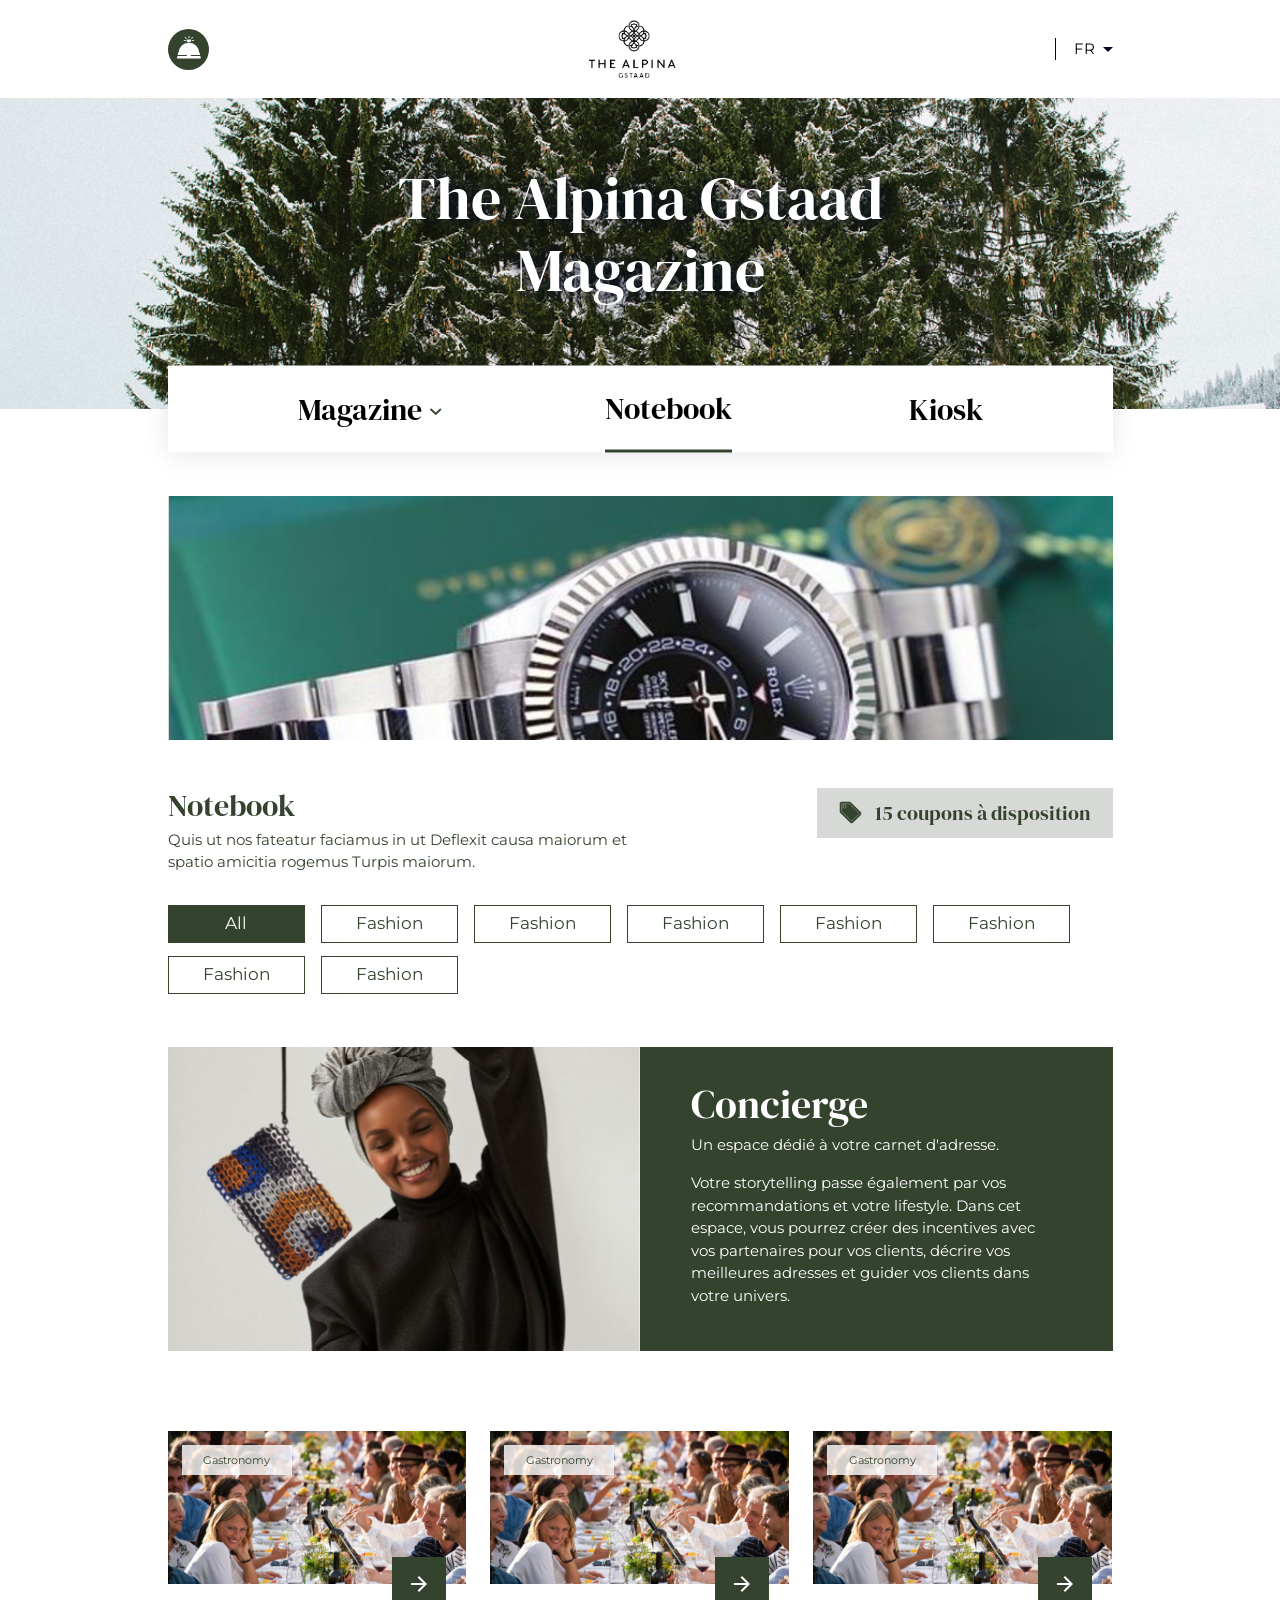
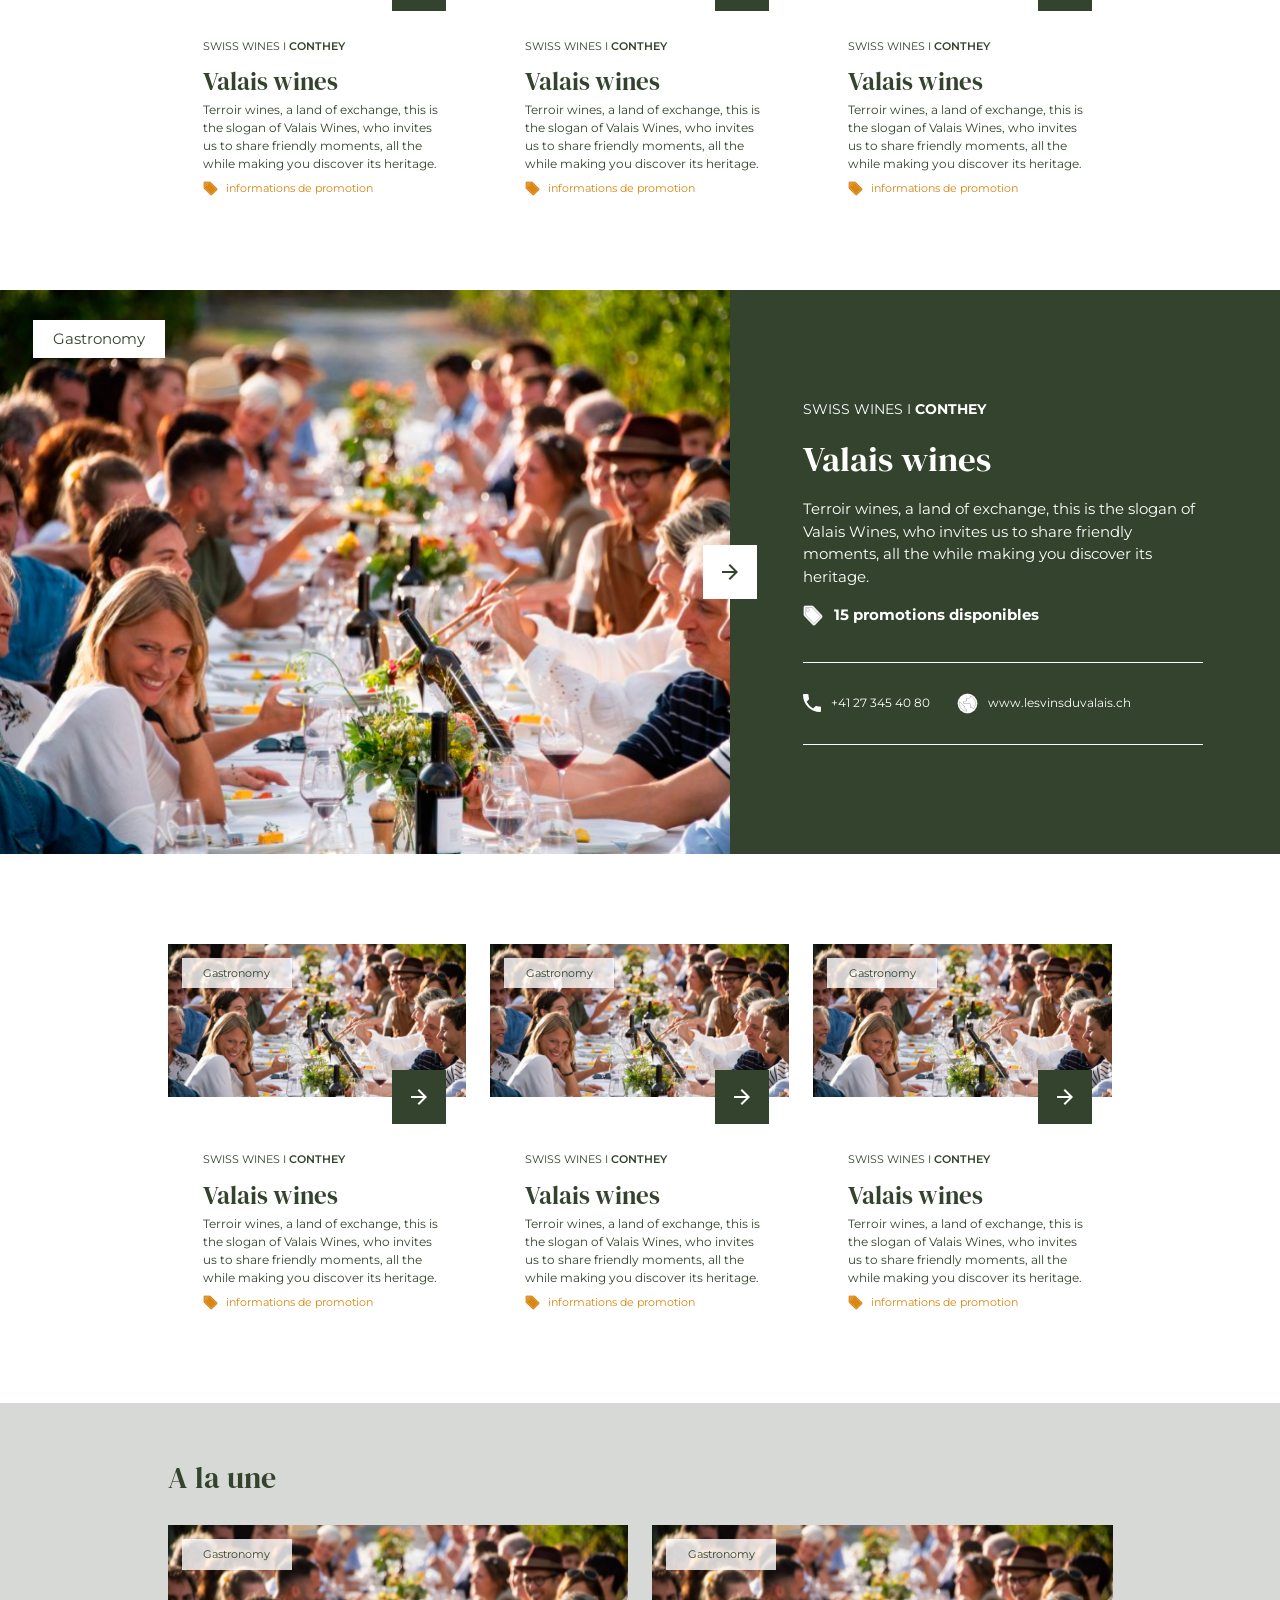
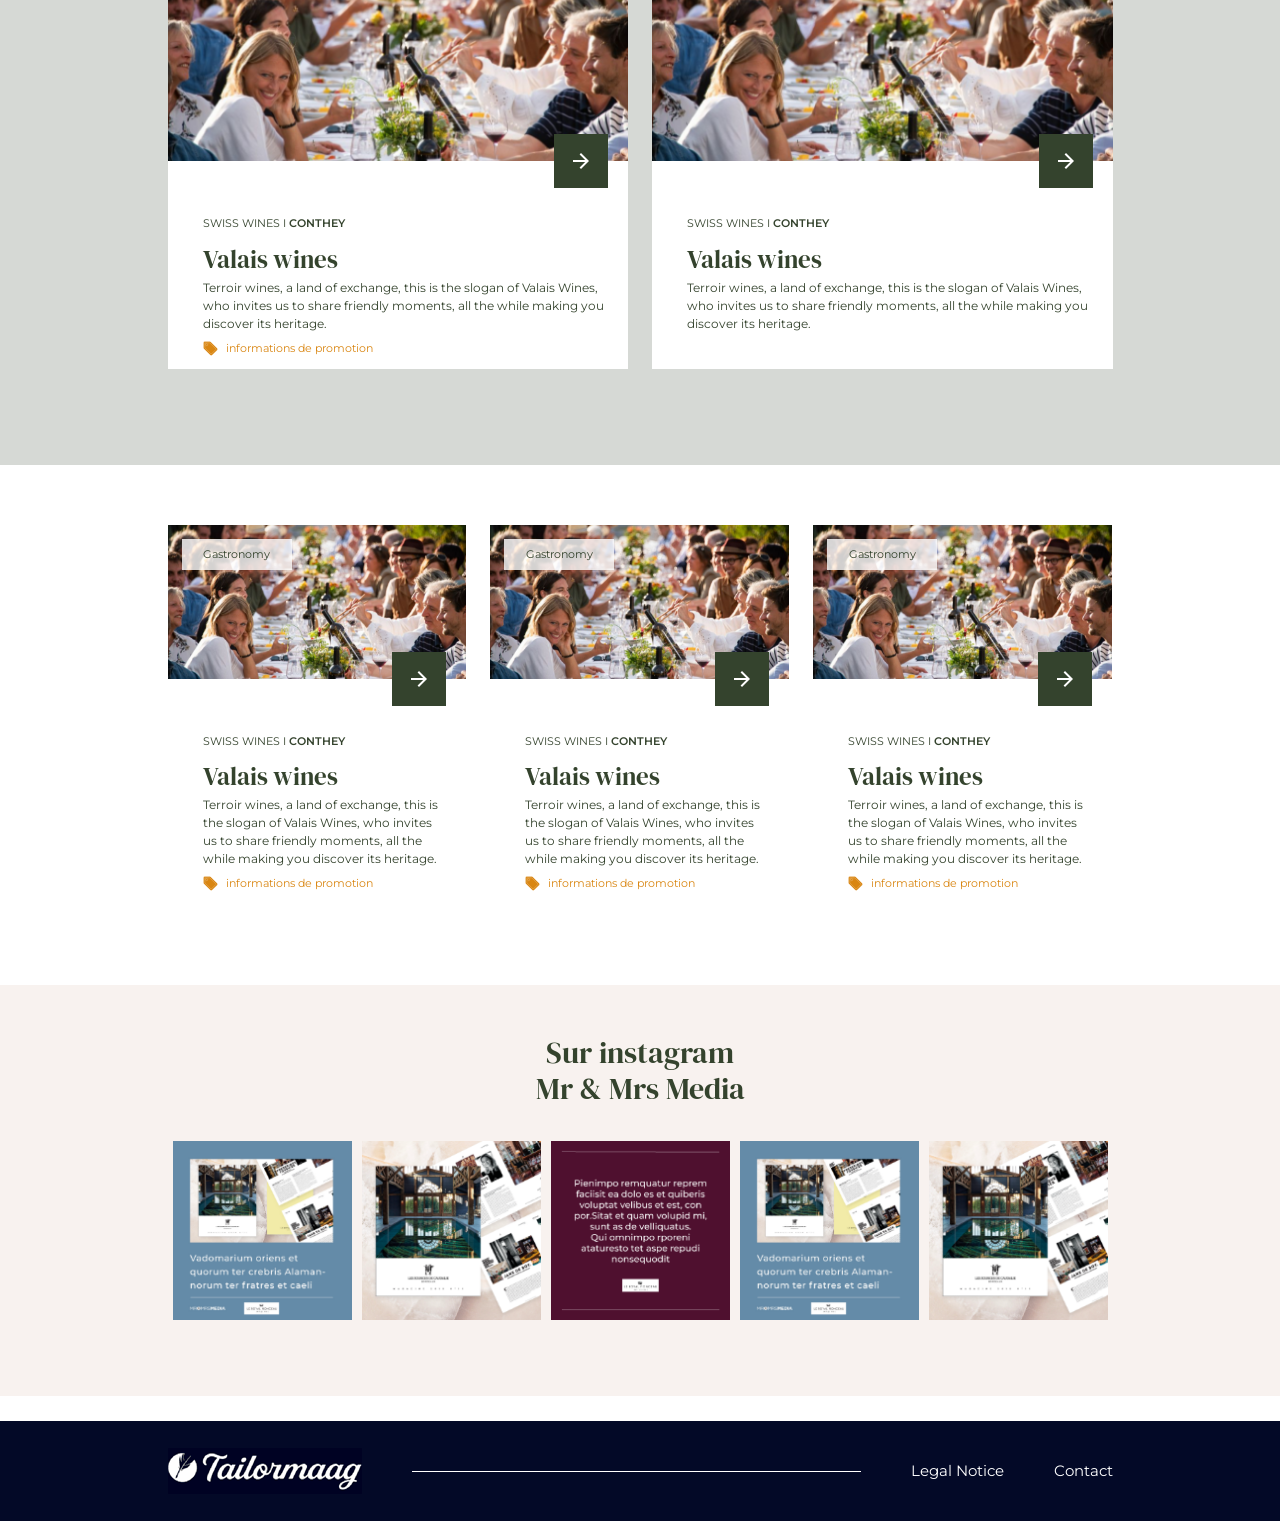
<file: app/notebook.html>
<!DOCTYPE html>
<html lang="en">
<head>
	<meta charset="utf-8">
    <meta name="viewport" content="width=device-width, initial-scale=1">
	<meta http-equiv="X-UA-Compatible" content="ie=edge">
	<title>Tailormaag</title>
	<link rel="preconnect" href="https://fonts.gstatic.com">
<link href="https://fonts.googleapis.com/css2?family=DM+Serif+Display&family=Montserrat:wght@400;700&display=swap" rel="stylesheet">
	<link rel="stylesheet" href="https://stackpath.bootstrapcdn.com/bootstrap/5.0.0-alpha1/css/bootstrap.min.css" integrity="sha384-r4NyP46KrjDleawBgD5tp8Y7UzmLA05oM1iAEQ17CSuDqnUK2+k9luXQOfXJCJ4I" crossorigin="anonymous">
	<link rel="stylesheet" href="css/slick.css">
	<link rel="stylesheet" href="css/style.min.css">
</head>
<body class="client-page">

<!-- start header -->
<header class="header header--client">
	<div class="container-fluid">
		<div class="logo">
			<a href="index.html">
				<img src="img/client-logo.svg" alt="">
			</a>
		</div>

	<img src="img/alpina.svg" alt="" class="center-logo">
			


			<div class="header__leng">
				<select name="" id="" class="leng-select">
					<option value="">FR</option>
					<option value="">EN</option>
				</select>
			</div>

	</div>
</header>
<!-- end header -->

<!-- start main screen -->
<section class="main-screen main-screen--articles">
	<div class="container-fluid">
		<h1>The Alpina Gstaad <br>
Magazine</h1>
	</div>
</section>
<!-- end main-screen -->

<!-- start page menu -->
<section class="page-menu page-menu-single">
	<div class="container-fluid">
		<div class="page-menu__content">
			<div class="page-menu__link">Magazine <img src="img/down-arrow.svg" alt="" class="down-arrow">
				<span class="sab-menu">
					<a href="">All Articles</a>
					<a href="">Lifestyle</a>
					<a href="">Philosophy</a>
					<a href="">Food</a>
				</span>
			</div>
			<a href="notebook.html" class="page-menu__link active">Notebook</a>
			<a href="kiosk.html" class="page-menu__link">Kiosk</a>
		</div>
	</div>
</section>
<!-- end page menu -->

<!-- start articles page -->
<section class="articles-section articles-section--notebook">
	<div class="container-fluid">
		<div class="banner">
			<img src="img/banner.png" alt="">
		</div>
		<div class="articles-section__header article-page articles-section__header--notebook">
			<div class="articles-section__header-content">
				<h2>Notebook</h2>
				<p>Quis ut nos fateatur faciamus in ut Deflexit causa maiorum et spatio amicitia rogemus Turpis maiorum.

</p>


			</div>

<div class="notebook-label">
	<img src="img/label.svg" alt="">
	15 coupons à disposition
</div>
			
		</div>
<div class="articles__tabs articles__tabs--notebook">
	<div class="articles__tab">
		All
	</div>

	<div class="articles__tab">
		Fashion
	</div>

	<div class="articles__tab">
		Fashion
	</div>

	<div class="articles__tab">
		Fashion
	</div>
	<div class="articles__tab">
		Fashion
	</div>
	<div class="articles__tab">
		Fashion
	</div>
	<div class="articles__tab">
		Fashion
	</div>
	<div class="articles__tab">
		Fashion
	</div>
</div>
	
	</div>
</section>
<!-- end articles page -->
<div class="mobile-link">
	Moins de filtres
</div>
<!-- start notebook about -->
<section class="notebook-about">
	<div class="container-fluid">
		<div class="notebook-content-wrapper">
			<img src="img/notebook-img.png" alt="" class="notemook-image">
			<div class="notebook-about-content">
				<div class="notebook-about-content-text">
					<div class="notebook-about__title">Concierge</div>

					<p>
						Un espace dédié à votre carnet d'adresse.


					</p>
					<p>Votre storytelling passe également par vos recommandations et votre lifestyle. 
Dans cet espace, vous pourrez créer des incentives avec vos partenaires pour vos clients, décrire vos meilleures adresses et guider vos clients dans votre univers. </p>
				</div>
			</div>
		</div>
	</div>
</section>
<!-- end notebook about -->

<section class="notebook notebook--white">
	<div class="container-fluid">
		<div class="row">
			<div class="col-md-4">
				<a href="" class="articles__item notebook__item">

							<span class="articles__item-img-wrapper">
								<span class="tag">
									Gastronomy
								</span>
								<img src="img/n1.png" alt="" class="articles__img">
							</span>
							<span class="articles__item-content">
								<span class="next-arrow">
									<img src="img/arrow.svg" alt="">
								</span>
							<span class="notebook__sub-title">
								Swiss Wines I <span>Conthey</span>
							</span>
							<h3>Valais wines</h3>

							<p class="article-item-text">Terroir wines, a land of exchange, this is the slogan of Valais Wines, who invites us to share friendly moments, all the while making you discover its heritage.</p>

							<span class="notebook__footer">
							<img src="img/promo.svg" alt="">	informations de promotion
							</span>
							</span>

						</a>
			</div>

			<div class="col-md-4">
				<a href="" class="articles__item notebook__item">

							<span class="articles__item-img-wrapper">
								<span class="tag">
									Gastronomy
								</span>
								<img src="img/n1.png" alt="" class="articles__img">
							</span>
							<span class="articles__item-content">
								<span class="next-arrow">
									<img src="img/arrow.svg" alt="">
								</span>
							<span class="notebook__sub-title">
								Swiss Wines I <span>Conthey</span>
							</span>
							<h3>Valais wines</h3>

							<p class="article-item-text">Terroir wines, a land of exchange, this is the slogan of Valais Wines, who invites us to share friendly moments, all the while making you discover its heritage.</p>

							<span class="notebook__footer">
							<img src="img/promo.svg" alt="">	informations de promotion
							</span>
							</span>

						</a>
			</div>

			<div class="col-md-4">
				<a href="" class="articles__item notebook__item">

							<span class="articles__item-img-wrapper">
								<span class="tag">
									Gastronomy
								</span>
								<img src="img/n1.png" alt="" class="articles__img">
							</span>
							<span class="articles__item-content">
								<span class="next-arrow">
									<img src="img/arrow.svg" alt="">
								</span>
							<span class="notebook__sub-title">
								Swiss Wines I <span>Conthey</span>
							</span>
							<h3>Valais wines</h3>

							<p class="article-item-text">Terroir wines, a land of exchange, this is the slogan of Valais Wines, who invites us to share friendly moments, all the while making you discover its heritage.</p>

							<span class="notebook__footer">
							<img src="img/promo.svg" alt="">	informations de promotion
							</span>
							</span>

						</a>
			</div>
		</div>		
	</div>
</section>


<section class="notebook-contact">

	<div class="notebook-contact__image">
		<div class="notebook-contact__tag">
			Gastronomy
		</div>
	</div>
	<div class="notebook-contact__content">
		<div class="notebook-contact__content-wrapper">
			<div class="notebook-contact__sub-title">
				Swiss Wines I <span>Conthey</span>
			</div>
			<div class="notabook-contact__title">
				Valais wines
			</div>

			<p>Terroir wines, a land of exchange, this is the slogan of Valais Wines, who invites us to share friendly moments, all the while making you discover its heritage.</p>

			<div class="notebook-contact__label">
				<img src="img/label-white.svg" alt="">
				15 promotions disponibles
			</div>

			<div class="notebook-contact__row">
			<a href="tel:+41 27 345 40 80">
				<img src="img/phone.svg" alt="">
				+41 27 345 40 80
			</a>
			<a href="www.lesvinsduvalais.ch">
				<img src="img/social.svg" alt="">
				www.lesvinsduvalais.ch
			</a>
			</div>
		</div>

		<div class="notebook__arrow">
			<img src="img/notebook-arrow.svg" alt="">
		</div>
	</div>
	
</section>


<section class="notebook notebook--white">
	<div class="container-fluid">
		<div class="row">
			<div class="col-md-4">
				<a href="" class="articles__item notebook__item">

							<span class="articles__item-img-wrapper">
								<span class="tag">
									Gastronomy
								</span>
								<img src="img/n1.png" alt="" class="articles__img">
							</span>
							<span class="articles__item-content">
								<span class="next-arrow">
									<img src="img/arrow.svg" alt="">
								</span>
							<span class="notebook__sub-title">
								Swiss Wines I <span>Conthey</span>
							</span>
							<h3>Valais wines</h3>

							<p class="article-item-text">Terroir wines, a land of exchange, this is the slogan of Valais Wines, who invites us to share friendly moments, all the while making you discover its heritage.</p>

							<span class="notebook__footer">
							<img src="img/promo.svg" alt="">	informations de promotion
							</span>
							</span>

						</a>
			</div>

			<div class="col-md-4">
				<a href="" class="articles__item notebook__item">

							<span class="articles__item-img-wrapper">
								<span class="tag">
									Gastronomy
								</span>
								<img src="img/n1.png" alt="" class="articles__img">
							</span>
							<span class="articles__item-content">
								<span class="next-arrow">
									<img src="img/arrow.svg" alt="">
								</span>
							<span class="notebook__sub-title">
								Swiss Wines I <span>Conthey</span>
							</span>
							<h3>Valais wines</h3>

							<p class="article-item-text">Terroir wines, a land of exchange, this is the slogan of Valais Wines, who invites us to share friendly moments, all the while making you discover its heritage.</p>

							<span class="notebook__footer">
							<img src="img/promo.svg" alt="">	informations de promotion
							</span>
							</span>

						</a>
			</div>

			<div class="col-md-4">
				<a href="" class="articles__item notebook__item">

							<span class="articles__item-img-wrapper">
								<span class="tag">
									Gastronomy
								</span>
								<img src="img/n1.png" alt="" class="articles__img">
							</span>
							<span class="articles__item-content">
								<span class="next-arrow">
									<img src="img/arrow.svg" alt="">
								</span>
							<span class="notebook__sub-title">
								Swiss Wines I <span>Conthey</span>
							</span>
							<h3>Valais wines</h3>

							<p class="article-item-text">Terroir wines, a land of exchange, this is the slogan of Valais Wines, who invites us to share friendly moments, all the while making you discover its heritage.</p>

							<span class="notebook__footer">
							<img src="img/promo.svg" alt="">	informations de promotion
							</span>
							</span>

						</a>
			</div>
		</div>		
	</div>
</section>


<section class="notebook">
	<div class="container-fluid">

			<div class="notebook__header-content">
				<h2>A la une</h2>
	
			</div>

		
			
	

		<div class="row">
			<div class="col-md-6">
				<a href="" class="articles__item notebook__item">

							<span class="articles__item-img-wrapper">
								<span class="tag">
									Gastronomy
								</span>
								<img src="img/n1.png" alt="" class="articles__img">
							</span>
							<span class="articles__item-content articles__item-content-notebook">
								<span class="next-arrow">
									<img src="img/arrow.svg" alt="">
								</span>
							<span class="notebook__sub-title">
								Swiss Wines I <span>Conthey</span>
							</span>
							<h3>Valais wines</h3>

							<p class="article-item-text">Terroir wines, a land of exchange, this is the slogan of Valais Wines, who invites us to share friendly moments, all the while making you discover its heritage.</p>

							<span class="notebook__footer">
							<img src="img/promo.svg" alt="">	informations de promotion
							</span>
							</span>

						</a>
			</div>

			<div class="col-md-6">
				<a href="" class="articles__item notebook__item">

							<span class="articles__item-img-wrapper">
								<span class="tag">
									Gastronomy
								</span>
								<img src="img/n1.png" alt="" class="articles__img">
							</span>
							<span class="articles__item-content articles__item-content-notebook">
								<span class="next-arrow">
									<img src="img/arrow.svg" alt="">
								</span>
							<span class="notebook__sub-title">
								Swiss Wines I <span>Conthey</span>
							</span>
							<h3>Valais wines</h3>

							<p class="article-item-text">Terroir wines, a land of exchange, this is the slogan of Valais Wines, who invites us to share friendly moments, all the while making you discover its heritage.</p>

							<span class="notebook__footer">
						
							</span>
							</span>

						</a>
			</div>

			

		

		</div>
		
	</div>
</section>


<section class="notebook notebook--white">
	<div class="container-fluid">
		<div class="row">
			<div class="col-md-4">
				<a href="" class="articles__item notebook__item">

							<span class="articles__item-img-wrapper">
								<span class="tag">
									Gastronomy
								</span>
								<img src="img/n1.png" alt="" class="articles__img">
							</span>
							<span class="articles__item-content">
								<span class="next-arrow">
									<img src="img/arrow.svg" alt="">
								</span>
							<span class="notebook__sub-title">
								Swiss Wines I <span>Conthey</span>
							</span>
							<h3>Valais wines</h3>

							<p class="article-item-text">Terroir wines, a land of exchange, this is the slogan of Valais Wines, who invites us to share friendly moments, all the while making you discover its heritage.</p>

							<span class="notebook__footer">
							<img src="img/promo.svg" alt="">	informations de promotion
							</span>
							</span>

						</a>
			</div>

			<div class="col-md-4">
				<a href="" class="articles__item notebook__item">

							<span class="articles__item-img-wrapper">
								<span class="tag">
									Gastronomy
								</span>
								<img src="img/n1.png" alt="" class="articles__img">
							</span>
							<span class="articles__item-content">
								<span class="next-arrow">
									<img src="img/arrow.svg" alt="">
								</span>
							<span class="notebook__sub-title">
								Swiss Wines I <span>Conthey</span>
							</span>
							<h3>Valais wines</h3>

							<p class="article-item-text">Terroir wines, a land of exchange, this is the slogan of Valais Wines, who invites us to share friendly moments, all the while making you discover its heritage.</p>

							<span class="notebook__footer">
							<img src="img/promo.svg" alt="">	informations de promotion
							</span>
							</span>

						</a>
			</div>

			<div class="col-md-4">
				<a href="" class="articles__item notebook__item">

							<span class="articles__item-img-wrapper">
								<span class="tag">
									Gastronomy
								</span>
								<img src="img/n1.png" alt="" class="articles__img">
							</span>
							<span class="articles__item-content">
								<span class="next-arrow">
									<img src="img/arrow.svg" alt="">
								</span>
							<span class="notebook__sub-title">
								Swiss Wines I <span>Conthey</span>
							</span>
							<h3>Valais wines</h3>

							<p class="article-item-text">Terroir wines, a land of exchange, this is the slogan of Valais Wines, who invites us to share friendly moments, all the while making you discover its heritage.</p>

							<span class="notebook__footer">
							<img src="img/promo.svg" alt="">	informations de promotion
							</span>
							</span>

						</a>
			</div>

			

		

		</div>
		
	</div>
</section>
<!-- start instagram section -->
<section class="instagram">
	<div class="container-fluid">
		<h2>
			Sur instagram <br>
Mr & Mrs Media
		</h2>
		<div class="instagram__slider">

			<div class="post-item">
				<a href="">
					<img src="img/post1.png" alt="">
				</a>
			</div>

			<div class="post-item">
				<a href="">
					<img src="img/post2.png" alt="">
				</a>
			</div>
			<div class="post-item">
				<a href="">
					<img src="img/post3.png" alt="">
				</a>
			</div>
			<div class="post-item">
				<a href="">
					<img src="img/post1.png" alt="">
				</a>
			</div>
			<div class="post-item">
				<a href="">
					<img src="img/post2.png" alt="">
				</a>
			</div>
		</div>
	</div>
</section>
<!-- end instagram section -->


<!-- start footer section -->
<footer class="footer">
	<div class="container-fluid">
		<div class="footer-logo">
			<a href="">
				<img src="img/footer-logo.png" alt="">
			</a>
		</div>
		<div class="footer-line">
			
		</div>

		<div class="footer-menu">
			<a href="">Legal Notice</a>
			<a href="">Contact</a>
		</div>
	</div>
</footer>
<!-- end footer section -->

<script src="https://ajax.googleapis.com/ajax/libs/jquery/3.5.1/jquery.min.js"></script>
<script src="js/slick.js"></script>
	<script src="js/main.js"></script>
</body>
</html>
</file>
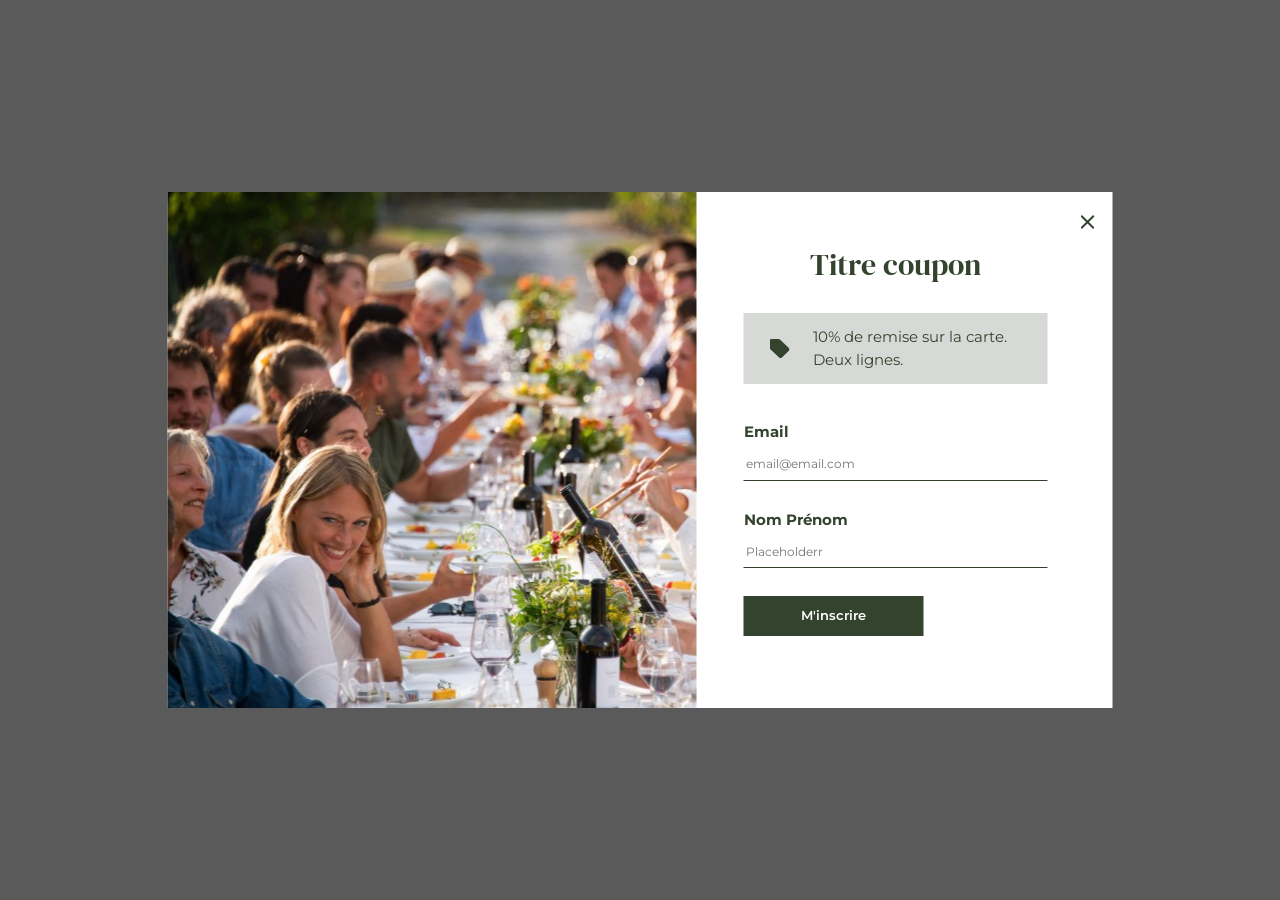
<file: app/popup-cupon.html>
<!DOCTYPE html>
<html lang="en">
<head>
	<meta charset="utf-8">
    <meta name="viewport" content="width=device-width, initial-scale=1">
	<meta http-equiv="X-UA-Compatible" content="ie=edge">
	<title>Tailormaag</title>
	<link rel="preconnect" href="https://fonts.gstatic.com">
<link href="https://fonts.googleapis.com/css2?family=DM+Serif+Display&family=Montserrat:wght@400;700&display=swap" rel="stylesheet">
	<link rel="stylesheet" href="https://stackpath.bootstrapcdn.com/bootstrap/5.0.0-alpha1/css/bootstrap.min.css" integrity="sha384-r4NyP46KrjDleawBgD5tp8Y7UzmLA05oM1iAEQ17CSuDqnUK2+k9luXQOfXJCJ4I" crossorigin="anonymous">
	<link rel="stylesheet" href="css/style.min.css">
</head>
<body class="client-page">

<!-- start popup cupon -->
<div class="popup">
	<div class="popup__content">
		<div class="popup-close">
			<img src="img/close.svg" alt="">
		</div>
		<div class="popup__img">
			l
		</div>

		<div class="popup__wrapper popup__wrapper-cupon">
			<h2>Titre coupon</h2>
			<div class="label__item">
					<img src="img/label-green.svg" alt="">
					<div class="label-item-text">
						10% de remise sur la carte. Deux lignes.
					</div>
				</div>

				<form action="" class="popup-form">
					<div class="form-label">
						Email
					</div>

					<input type="text" class="input-text" placeholder="email@email.com">

					<div class="form-label">
						Nom Prénom
					</div>

					<input type="text" class="input-text" placeholder="Placeholderr">

					<input type="submit" class="button button--green" value="M'inscrire">

				</form>
		</div>

	</div>
</div>
<!-- end popup cupon -->


<script src="https://ajax.googleapis.com/ajax/libs/jquery/3.5.1/jquery.min.js"></script>

	<script src="js/main.js"></script>
</body>
</html>
</file>
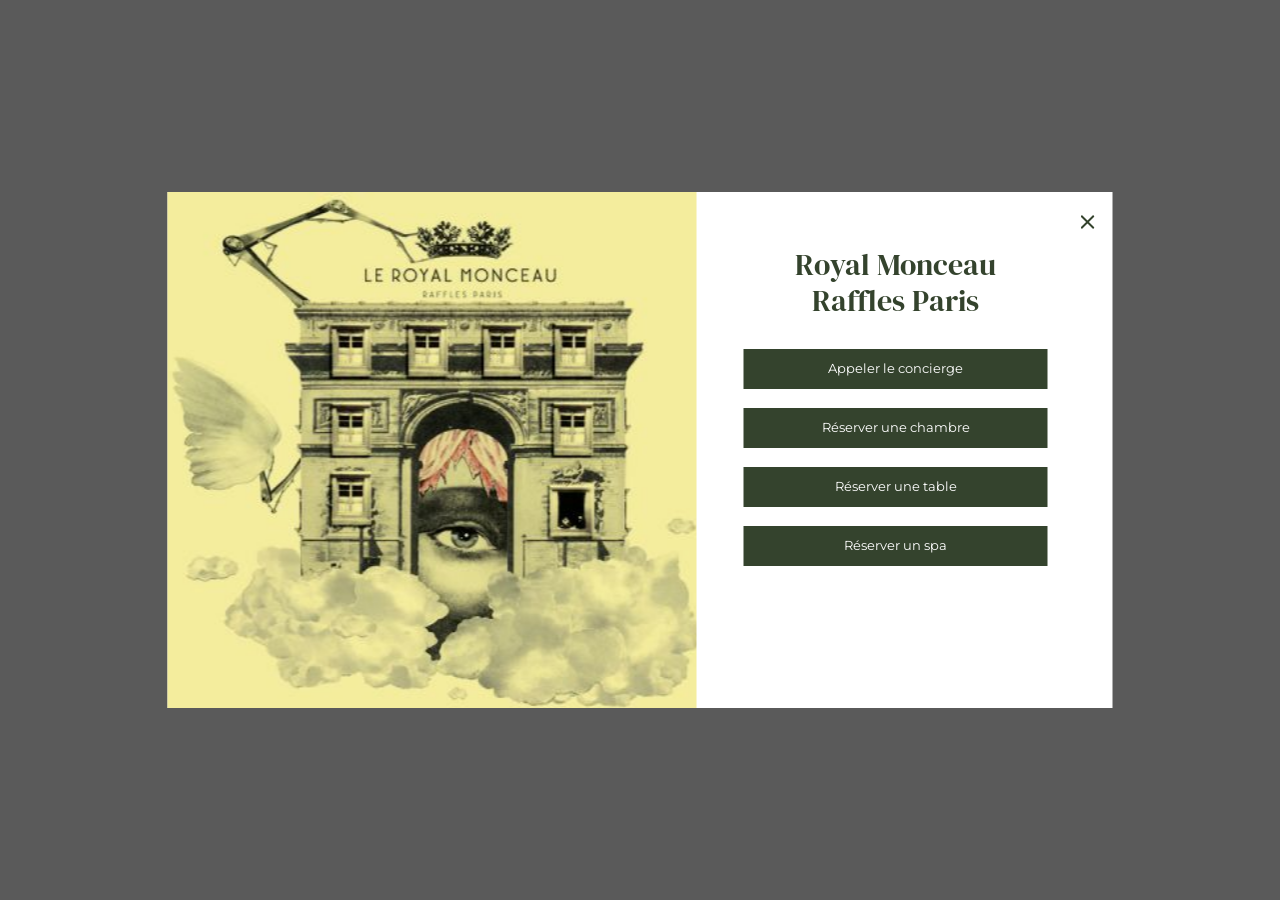
<file: app/popup.html>
<!DOCTYPE html>
<html lang="en">
<head>
	<meta charset="utf-8">
    <meta name="viewport" content="width=device-width, initial-scale=1">
	<meta http-equiv="X-UA-Compatible" content="ie=edge">
	<title>Tailormaag</title>
	<link rel="preconnect" href="https://fonts.gstatic.com">
<link href="https://fonts.googleapis.com/css2?family=DM+Serif+Display&family=Montserrat:wght@400;700&display=swap" rel="stylesheet">
	<link rel="stylesheet" href="https://stackpath.bootstrapcdn.com/bootstrap/5.0.0-alpha1/css/bootstrap.min.css" integrity="sha384-r4NyP46KrjDleawBgD5tp8Y7UzmLA05oM1iAEQ17CSuDqnUK2+k9luXQOfXJCJ4I" crossorigin="anonymous">
	<link rel="stylesheet" href="css/style.min.css">
</head>
<body class="client-page">

<!-- start popup cupon -->
<div class="popup">
	<div class="popup__content">
		<div class="popup-close">
			<img src="img/close.svg" alt="">
		</div>
		<div class="popup__img popup__img2">
			
		</div>

		<div class="popup__wrapper popup__wrapper-cupon">
			<h2>Royal Monceau <br>
Raffles Paris</h2>
<div class="popup__buttons">
	<a href="" class="button button--green">
				Appeler le concierge
			</a>

			<a href="" class="button button--green">
				Réserver une chambre
			</a>

			<a href="" class="button button--green">
				Réserver une table
			</a>

			<a href="" class="button button--green">
				Réserver un spa
			</a>
</div>
			
		</div>

	</div>
</div>
<!-- end popup cupon -->


<script src="https://ajax.googleapis.com/ajax/libs/jquery/3.5.1/jquery.min.js"></script>

	<script src="js/main.js"></script>
</body>
</html>
</file>
<file: docs/css/style.min.css>
body{font-size:15px;font-family:"Montserrat",sans-serif;font-weight:400;color:#030927}ul{list-style:none;margin-bottom:0;padding-left:0}a,a:hover{text-decoration:none}h1{font-size:60px;font-family:"DM Serif Display",serif;color:#fff;text-shadow:0 0 16px #030927}h2{font-size:30px;font-family:"DM Serif Display",serif;margin-bottom:29px}h3{font-size:20px;font-family:"DM Serif Display",serif;margin-bottom:0px}.client-page{color:#34432D}.container-fluid{width:945px;max-width:84.872vw;padding-left:0;padding-right:0}.button{font-size:13px;background:#030927;color:#fff;width:190px;height:40px;display:-webkit-box;display:-ms-flexbox;display:flex;-webkit-box-pack:center;-ms-flex-pack:center;justify-content:center;-webkit-box-align:center;-ms-flex-align:center;align-items:center;text-transform:uppercase}.button:hover{color:#fff}.button-white{background:#fff;color:#030927;font-weight:700}.button-white:hover{color:#030927}.header{background:#fff;padding-top:24px;padding-bottom:24px;font-size:15px;z-index:999;-webkit-transition:all 0.5s;-o-transition:all 0.5s;transition:all 0.5s;position:relative;z-index:9999}.header .container-fluid{display:-webkit-box;display:-ms-flexbox;display:flex;-webkit-box-pack:justify;-ms-flex-pack:justify;justify-content:space-between;-webkit-box-align:center;-ms-flex-align:center;align-items:center}.header__menu-wrapper{display:-webkit-box;display:-ms-flexbox;display:flex;-webkit-box-align:center;-ms-flex-align:center;align-items:center}.menu ul{display:-webkit-box;display:-ms-flexbox;display:flex}.menu-link{color:#030927;margin-right:50px}.menu-link:hover{color:#030927}.header__leng{padding-left:50px;border-left:1px solid #030927}.leng-select{border:none;-webkit-appearance:none;-moz-appearance:none;appearance:none;padding-right:17px;background:url("../img/down.svg");background-position:right center;background-repeat:no-repeat;cursor:pointer;outline:none}.header.sticky{-webkit-box-shadow:0px 2px 4px #00000025;box-shadow:0px 2px 4px #00000025;position:fixed;top:0;left:0;width:100%}.menu__btn{cursor:pointer;display:none}.menu__row{width:27px;height:3px;background:#030927;display:block;margin-bottom:4.5px}.main-screen{min-height:568px;background:url("../img/main-bg.png");background-repeat:no-repeat;background-size:cover;text-align:center;-webkit-box-pack:center;-ms-flex-pack:center;justify-content:center;display:-webkit-box;display:-ms-flexbox;display:flex;-webkit-box-align:center;-ms-flex-align:center;align-items:center}.articles{padding-top:70px;padding-bottom:70px;padding-bottom:60px}.articles__img{width:100%}.articles__item-img-wrapper{position:relative;display:block}.tag{position:absolute;top:14px;left:14px;background:rgba(255,255,255,0.8);padding:7px 21.5px;font-size:11px;border-radius:12px}.articles__item{color:#030927;display:block;width:100%}.articles__item h3{margin-top:12px;margin-bottom:5px}.articles__item:hover{color:#030927}.articles__item-content{background:#fff;-webkit-transform:translateY(-37px);-ms-transform:translateY(-37px);transform:translateY(-37px);display:block;width:calc(100% - 30px);margin:0 auto;padding:9px 10px;-webkit-box-shadow:0px 2px 4px #00000025;box-shadow:0px 2px 4px #00000025}.articles__item-theme{background:#030927;color:#fff;font-size:11px;text-transform:uppercase;padding:5px 12px}.article-item-text{margin-bottom:17px;font-size:12px}.article-item__date{color:#989898;font-size:12px}.articles-row{display:-webkit-box;display:-ms-flexbox;display:flex;-webkit-box-pack:justify;-ms-flex-pack:justify;justify-content:space-between;-webkit-box-align:end;-ms-flex-align:end;align-items:flex-end}.articles-col-l{min-width:320px;margin-left:35px}.articles-col-l .articles__item-content{padding-top:12px}.articles-col-l .articles__item-theme{padding-right:46px}.articles-col-l h3{margin-top:26px;margin-bottom:14.5px}.articles-col-l .article-item-text{margin-bottom:27px}.items-section{background:#F0F5F8;padding-top:33px;padding-bottom:23px}.items-section h3{margin-bottom:6px}.item{max-width:176px}.item p{font-size:12px}.favorite .container-fluid{padding-top:80px;padding-bottom:80px}.favorite__item{width:100%;height:305px;background:url("../img/favorite-bg.png");padding-right:66px;display:-webkit-box;display:-ms-flexbox;display:flex;-webkit-box-pack:end;-ms-flex-pack:end;justify-content:flex-end}.favorite__content{height:100%;width:420px;background:#030927;padding:37px 24px;color:#fff}.favorite__title{font-size:40px;font-family:"DM Serif Display",serif}.favorite__text{font-size:15px}.contact-section .container-fluid{position:relative;padding-top:62px;padding-bottom:62px;margin-bottom:80px}.contact-section .container-fluid:before{content:'';width:100%;height:1px;background:#808392;display:block;position:absolute;top:0;left:0}.contact-section .container-fluid:after{content:'';width:100%;height:1px;background:#808392;display:block;position:absolute;bottom:0;left:0}.contact-section__content{width:635px;max-width:100%;background:#030927;padding:55px 64px 48px 50px;color:#fff}.contact-section__wrapper{height:100%;border-right:1px solid #fff;max-width:448px;padding:40px 20px 40px 0}.contact-section__wrapper h2{margin-bottom:16px}.contact-section__text{font-size:15px}.contact-section__content-wrapper{position:relative}.contact-img{position:absolute;top:0;right:0;-webkit-transform:translateY(65px);-ms-transform:translateY(65px);transform:translateY(65px)}.contact-section__call-to-action{padding-top:24px;padding-left:65px}.contact-section__call-to-action h2{margin-bottom:0}.call-to-action__text{font-size:11px;margin-bottom:40px}.clients{position:relative;padding-top:38.5px;padding-bottom:38.5px}.clients .container-fluid{position:relative;z-index:1;display:-webkit-box;display:-ms-flexbox;display:flex;-webkit-box-pack:justify;-ms-flex-pack:justify;justify-content:space-between;-webkit-box-align:end;-ms-flex-align:end;align-items:flex-end}.clients:before{content:'';position:absolute;left:0;top:0;height:100%;width:61%;background:#F0F5F8;border-radius:1px}.clients__text{font-size:15px}.clients__buttons{display:-webkit-box;display:-ms-flexbox;display:flex}.prev{margin-right:38px}.prev,.next{cursor:pointer}.slider-wrapper{position:relative;z-index:1;padding-top:35px}.slider-item__img{width:100%;padding:15px;position:relative}.slider-item__img img{width:100%}.slider-logo-wrapper{width:114px;height:114px;background:rgba(4,11,48,0.8);position:absolute;top:50%;left:50%;-webkit-transform:translateY(-50%) translateX(-50%);-ms-transform:translateY(-50%) translateX(-50%);transform:translateY(-50%) translateX(-50%);display:-webkit-box;display:-ms-flexbox;display:flex;-webkit-box-pack:center;-ms-flex-pack:center;justify-content:center;-webkit-box-align:center;-ms-flex-align:center;align-items:center}.slider-logo-wrapper img{max-width:80%}.clients{overflow:hidden}.slider-wrapper{margin-right:-23vw}.slider{margin-left:-15px}.slider-content{width:945px;max-width:84.872vw;margin:0 auto}.slider-item{outline:none}.tags{padding-top:90px;padding-bottom:80px}.tags__text-wrapper{background-color:#030927;border-radius:1px;min-height:100%}.tag-img{width:100%}.tags__text-content{color:#fff;padding:22px 40px}.tags__text-content h2{max-width:280px;margin-bottom:20px}.tags__sab-title{font-size:15px;font-weight:700;margin-bottom:18px}.tags__text{font-size:15px;margin-bottom:25px}.tags__content{width:100%;background:#F0F5F8;border-radius:1px;padding:34px 16px 50px 16px;min-height:100%}.tags__content h2{max-width:357px;margin-bottom:47px}.tag-item{font-size:18px;background:#fff;border-radius:20px;margin-bottom:12px;margin-right:10px;height:42px;display:-webkit-box;display:-ms-flexbox;display:flex;-webkit-box-pack:center;-ms-flex-pack:center;justify-content:center;-webkit-box-align:center;-ms-flex-align:center;align-items:center;padding:0 24px}.tags-wrapper{-ms-flex-wrap:wrap;flex-wrap:wrap;display:-webkit-box;display:-ms-flexbox;display:flex}.tag-img-wrapper{width:100%;height:132px;overflow:hidden}.discover{padding-bottom:90px}.discover__content{width:100%;background:#030927;display:-webkit-box;display:-ms-flexbox;display:flex;color:#fff}.discover__text-content{width:calc(100% - 305px);display:-webkit-box;display:-ms-flexbox;display:flex;-webkit-box-pack:center;-ms-flex-pack:center;justify-content:center;-webkit-box-align:center;-ms-flex-align:center;align-items:center}.discover-img{min-width:305px}.discover__title{font-family:"DM Serif Display",serif;font-size:40px;max-width:380px;line-height:1.2}.discover__text{max-width:480px}.discover__text p{font-size:15px;margin-top:10px}.instagram{background:#F8F2EF;padding-top:50px;padding-bottom:65px;margin-bottom:25px}.instagram h2{text-align:center}.post-item{padding:5px}.post-item img{width:100%}.footer{background:#030927;padding-top:27px;padding-bottom:27px;color:#fff}.footer .container-fluid{display:-webkit-box;display:-ms-flexbox;display:flex;-webkit-box-pack:justify;-ms-flex-pack:justify;justify-content:space-between;-webkit-box-align:center;-ms-flex-align:center;align-items:center}.footer-menu{display:-webkit-box;display:-ms-flexbox;display:flex}.footer-menu a{color:#fff;display:block;margin-left:50px;font-size:15px;white-space:nowrap}.footer-line{width:100%;background:#fff;height:1px;margin-left:50px}.main-screen.main-screen--client{background:url("../img/clients-bg.png");background-position:center}.header--client{padding-top:0;padding-bottom:0}.header--client .header__leng{padding-left:17.5px}.page-menu__content{background:#fff;height:87px;-webkit-box-shadow:0px 2px 24px #0309271A;box-shadow:0px 2px 24px #0309271A;z-index:1;position:relative;-webkit-transform:translateY(-50%);-ms-transform:translateY(-50%);transform:translateY(-50%);display:-webkit-box;display:-ms-flexbox;display:flex;-webkit-box-align:center;-ms-flex-align:center;align-items:center;-webkit-box-pack:justify;-ms-flex-pack:justify;justify-content:space-between;padding-left:130px;padding-right:130px;-webkit-transition:all 0.5s;-o-transition:all 0.5s;transition:all 0.5s}.page-menu__link{font-size:30px;font-family:"DM Serif Display",serif;position:relative;color:#000;cursor:pointer;height:100%;display:-webkit-box;display:-ms-flexbox;display:flex;-webkit-box-align:center;-ms-flex-align:center;align-items:center}.page-menu__link:hover{color:#000}.down-arrow{-webkit-transform:rotate(-90deg);-ms-transform:rotate(-90deg);transform:rotate(-90deg);position:relative;left:10px;top:2px}.page-menu-single{z-index:999}.page-menu.sticky,.page-menu-single.sticky{position:fixed;top:98px;width:100%;z-index:999}.page-menu.sticky .page-menu__content,.page-menu-single.sticky .page-menu__content{-webkit-transform:translateY(0);-ms-transform:translateY(0);transform:translateY(0)}.sab-menu{position:absolute;top:103%;background:#fff;left:50%;-webkit-transform:translateX(-50%);-ms-transform:translateX(-50%);transform:translateX(-50%);display:block;width:208px;padding:13px 28px;-webkit-box-shadow:0px 2px 24px #0309271A;box-shadow:0px 2px 24px #0309271A;display:none;z-index:9999}.sab-menu a{font-size:19px;color:#000;font-family:"DM Serif Display",serif}.page-menu__link:hover .sab-menu{display:block}.articles-section{padding-top:30px}.articles-section__header{display:-webkit-box;display:-ms-flexbox;display:flex;-webkit-box-pack:justify;-ms-flex-pack:justify;justify-content:space-between;padding-bottom:15px}.articles-section__header-content{max-width:480px}.articles-section__header-content h2{margin-bottom:5px}.button--transparent{background:transparent;color:#34432D;border:1px solid #34432D;font-weight:700}.button--transparent:hover{color:#34432D}.client-page .articles__item{color:#34432D}.client-page .article-item-text{font-size:15px;margin-bottom:7px}.client-page .article-item__date{font-size:10px}.contact-section--green .contact-section__content{background:#34432D;padding-bottom:30px}.contact-section--green .contact-section__wrapper{padding-bottom:10px;padding-top:10px}.contact-section--green .button{margin-bottom:20px}.button img{padding-right:15px}.button-white--black{color:#000;font-weight:400}.contact-info{font-size:12px;color:#fff}.contact-img__logo{top:50%;left:50%;-webkit-transform:translateY(-50%) translateX(-50%);-ms-transform:translateY(-50%) translateX(-50%);transform:translateY(-50%) translateX(-50%);width:153px;height:153px;background:rgba(52,67,45,0.9);position:absolute;border-radius:50%;display:-webkit-box;display:-ms-flexbox;display:flex;-webkit-box-pack:center;-ms-flex-pack:center;justify-content:center;-webkit-box-align:center;-ms-flex-align:center;align-items:center}.button.button--green{background:#34432D;border:none}.form{display:-webkit-box;display:-ms-flexbox;display:flex;height:40px}.form input{height:100%;outline:none}.form .input{width:260px;margin-right:20px;display:block;border:1px solid #34432D;padding:0 16px}.form .input:focus::-webkit-input-placeholder{color:transparent}.form .input:focus::-moz-placeholder{color:transparent}.form .input:focus:-ms-input-placeholder{color:transparent}.form .input:focus::-ms-input-placeholder{color:transparent}.form .input:focus::placeholder{color:transparent}.beauty{text-transform:uppercase;font-size:11px}.articles__item-content--green .articles__item-content{background:#34432D;padding:22px 23px;color:#fff}.articles__item-content--green .article-item__date{color:#fff}.footer-button{width:100%;-webkit-box-pack:center;-ms-flex-pack:center;justify-content:center;display:-webkit-box;display:-ms-flexbox;display:flex;padding-bottom:76px}.footer-button .button--green{font-weight:600;text-transform:none}.social-section{padding-bottom:115px}.social-section .container-fluid{padding-top:64px;padding-bottom:64px;border-top:1px solid #D8D8D8;border-bottom:1px solid #D8D8D8;display:-webkit-box;display:-ms-flexbox;display:flex;-webkit-box-align:center;-ms-flex-align:center;align-items:center}.social__content{width:calc(100% - 399px);background:#34432D;padding:40px 77px;color:#fff}.social__content-wrapper{height:100%;border-left:1px solid #fff;height:100%;padding-left:47px;padding-top:60px;padding-bottom:60px;display:-webkit-box;display:-ms-flexbox;display:flex;-webkit-box-align:center;-ms-flex-align:center;align-items:center}.social__content-container{width:345px;max-width:100%}.social__content-container h2{font-size:24px;margin-bottom:8px}.social-icon{display:-webkit-box;display:-ms-flexbox;display:flex;-webkit-box-pack:center;-ms-flex-pack:center;justify-content:center;-webkit-box-align:center;-ms-flex-align:center;align-items:center;width:37px;height:37px;border-radius:50%;margin-right:20px}.social-icon img{max-width:100%}.social-icon:last-child{margin-right:0}.social-icons{display:-webkit-box;display:-ms-flexbox;display:flex}.notebook{background:rgba(52,67,45,0.2);padding-top:57px;padding-bottom:76px;margin-bottom:60px}.notebook .col-md-6,.notebook .col-md-4{margin-bottom:20px}.notebook .articles__item.notebook__item{-webkit-box-shadow:none;box-shadow:none}.notebook .articles__item.notebook__item .articles__item-content{-webkit-box-shadow:none;box-shadow:none}.notebook-title{font-family:"DM Serif Display",serif;font-size:60px}.notebook__header-content{max-width:480px}.notebook__header{display:-webkit-box;display:-ms-flexbox;display:flex;-webkit-box-pack:justify;-ms-flex-pack:justify;justify-content:space-between;-webkit-box-align:end;-ms-flex-align:end;align-items:flex-end;padding-bottom:40px}.notebook__header p{margin-bottom:0}.notebook__header .button{width:225px}.notebook__item{min-height:100%;background:#fff}.notebook__item .articles__item-content{-webkit-transform:translateY(0);-ms-transform:translateY(0);transform:translateY(0);width:100%;padding-top:0;display:-webkit-box;display:-ms-flexbox;display:flex;-webkit-box-orient:vertical;-webkit-box-direction:normal;-ms-flex-direction:column;flex-direction:column;padding-right:20px;padding-left:35px;padding-bottom:13px}.notebook__item .articles__item-content h3{font-size:25px}.notebook__item .articles__item-content .article-item-text{font-size:12px}.next-arrow{background:#34432D;width:54px;height:54px;display:-webkit-box;display:-ms-flexbox;display:flex;-ms-flex-item-align:end;align-self:flex-end;-webkit-transform:translateY(-50%);-ms-transform:translateY(-50%);transform:translateY(-50%);-webkit-box-pack:center;-ms-flex-pack:center;justify-content:center;-webkit-box-align:center;-ms-flex-align:center;align-items:center}.notebook__sub-title{text-transform:uppercase;font-size:11px}.notebook__sub-title span{font-weight:600}.notebook__footer{font-size:11px;color:#D98612;display:-webkit-box;display:-ms-flexbox;display:flex;-webkit-box-align:center;-ms-flex-align:center;align-items:center}.notebook__footer img{display:block;margin-right:8px}.button.button--green{text-transform:none}.main-screen--articles{min-height:auto;padding-top:64px;padding-bottom:95px;background:url("../img/articles-bg.png");background-size:cover;background-repeat:no-repeat;background-position:center}.articles__tabs{display:-webkit-box;display:-ms-flexbox;display:flex;margin-bottom:40px}.articles__tab{margin-right:16px;width:137px;height:38px;display:-webkit-box;display:-ms-flexbox;display:flex;-webkit-box-pack:center;-ms-flex-pack:center;justify-content:center;-webkit-box-align:center;-ms-flex-align:center;align-items:center;border:1px solid #34432D;cursor:pointer;font-size:17px}.articles__tab.active{background:#34432D;color:#fff}.articles__tab-item{display:none}.articles__tab-item:first-child{display:block}.page-menu-single.page-menu-article{-webkit-box-shadow:0px 2px 24px #0309271A;box-shadow:0px 2px 24px #0309271A;-webkit-transform:translateY(-3px);-ms-transform:translateY(-3px);transform:translateY(-3px);background:#fff;box-shadow:0px 2px 24px #0309271A}.page-menu-single.page-menu-article .page-menu__content{-webkit-transform:translateY(0);-ms-transform:translateY(0);transform:translateY(0);-webkit-box-shadow:none;box-shadow:none}.header.header--client.header--client-single-article{-webkit-box-shadow:0px 2px 24px #0309271A;box-shadow:0px 2px 24px #0309271A}.single-article{padding-top:30px}.single-article__img-wrapper{position:relative}.single-article__img-wrapper img{width:100%}.single-article__img-wrapper .button{position:absolute;right:27px;bottom:20px;color:#34432D;cursor:pointer}.single-article__img-title{text-align:center;font-size:12px;color:#989898;padding-top:15px;padding-bottom:42px}.article-tag{height:30px;display:-webkit-box;display:-ms-flexbox;display:flex;-webkit-box-pack:center;-ms-flex-pack:center;justify-content:center;-webkit-box-align:center;-ms-flex-align:center;align-items:center;background:rgba(52,67,45,0.2);width:104px;margin-bottom:9px}.single-article__text-content{width:656px;margin:0 auto;max-width:84.872vw}.single-article__text-content h2{margin-bottom:22px}.single-article__text-content p{margin-bottom:36px}.sub-theme{font-size:25px;margin-bottom:19px}.single-article__sub-title{font-size:20px;font-weight:700;margin-bottom:16px}.single-article-images .col-md-6 img{width:100%}.page-menu-single.page-menu-article{position:relative}.modal-window{background:#000;position:fixed;top:0;left:0;width:100%;height:100vh;z-index:9999}.gallery-slider{width:813px;max-width:100%;margin:0 auto;position:relative;height:100vh}.gallery-slider p{color:#fff;margin-top:50px}.gallery-slider__wrapper{display:-webkit-box;display:-ms-flexbox;display:flex;-webkit-box-align:center;-ms-flex-align:center;align-items:center;-webkit-box-orient:vertical;-webkit-box-direction:normal;-ms-flex-direction:column;flex-direction:column;padding-top:50px}.gallery-slider__wrapper img{max-height:calc(100vh - 250px)}.gallery-next{position:absolute;right:0;top:50%;-webkit-transform:translateY(-50%);-ms-transform:translateY(-50%);transform:translateY(-50%);cursor:pointer;z-index:999}.gallery-prev{position:absolute;left:0;top:50%;-webkit-transform:translateY(-50%);-ms-transform:translateY(-50%);transform:translateY(-50%);cursor:pointer;z-index:999}.modal-window__content{position:relative;width:960px;max-width:90%;margin:0 auto;height:100vh;display:-webkit-box;display:-ms-flexbox;display:flex;-webkit-box-align:center;-ms-flex-align:center;align-items:center}.page-menu-single.sticky{position:fixed;top:98px;width:100%;z-index:999}.page-menu__link.active{border-bottom:3px solid #34432D}.notebook__item:hover{background:#fff}.notebook__item:hover .articles__item-content{background:#fff;color:#34432D}.notebook--white{background:#fff;padding-top:0;padding-bottom:0}.banner{width:100%;margin-bottom:48px}.banner img{width:100%}.articles-section--notebook{padding-top:0}.articles__tabs--notebook{-ms-flex-wrap:wrap;flex-wrap:wrap;width:100%}.articles__tabs--notebook .articles__tab{margin-bottom:13px}.notebook-label{background:rgba(52,67,45,0.2);height:50px;width:296px;display:-webkit-box;display:-ms-flexbox;display:flex;-webkit-box-pack:center;-ms-flex-pack:center;justify-content:center;-webkit-box-align:center;-ms-flex-align:center;align-items:center;font-size:20px;font-family:"DM Serif Display",serif}.notebook-label img{display:block;margin-right:13px}.notebook-about{padding-bottom:80px}.notemook-image{width:50%}.notebook-content-wrapper{display:-webkit-box;display:-ms-flexbox;display:flex}.notebook-about-content{width:50%;background:#34432D;color:#fff;display:-webkit-box;display:-ms-flexbox;display:flex;-webkit-box-pack:center;-ms-flex-pack:center;justify-content:center;-webkit-box-align:center;-ms-flex-align:center;align-items:center}.notebook-about-content-text{max-width:370px}.notebook-about__title{font-size:40px;font-family:"DM Serif Display",serif}.mobile-link{display:none}.notebook-contact{padding-bottom:90px;background-size:cover;display:-webkit-box;display:-ms-flexbox;display:flex}.notebook-contact__image{width:57%;background:url("../img/notebook-contact.png");min-height:564px;background-size:cover;position:relative}.notebook-contact__content{width:43%;background:#34432D;display:-webkit-box;display:-ms-flexbox;display:flex;-webkit-box-align:center;-ms-flex-align:center;align-items:center;color:#fff;padding-left:73px;position:relative}.notebook-contact__content-wrapper{max-width:400px}.notebook-contact__sub-title{font-size:14px;text-transform:uppercase;margin-bottom:13px}.notebook-contact__sub-title span{font-weight:700}.notabook-contact__title{font-size:35px;font-family:"DM Serif Display",serif;margin-bottom:13px}.notebook-contact__label{display:-webkit-box;display:-ms-flexbox;display:flex;font-weight:700;-webkit-box-align:center;-ms-flex-align:center;align-items:center;margin-bottom:35px}.notebook-contact__label img{display:block;margin-right:11px}.notebook-contact__row{border-top:1px solid #fff;border-bottom:1px solid #fff;padding-top:30px;padding-bottom:30px;display:-webkit-box;display:-ms-flexbox;display:flex;-webkit-box-align:center;-ms-flex-align:center;align-items:center}.notebook-contact__row a{display:-webkit-box;display:-ms-flexbox;display:flex;-webkit-box-align:center;-ms-flex-align:center;align-items:center;margin-right:27px;font-size:12px;color:#fff}.notebook-contact__row a img{display:block;margin-right:10px}.notebook-contact__row a:last-child{margin-right:0}.notebook__arrow{background:#fff;width:54px;height:54px;display:-webkit-box;display:-ms-flexbox;display:flex;-webkit-box-pack:center;-ms-flex-pack:center;justify-content:center;-webkit-box-align:center;-ms-flex-align:center;align-items:center;position:absolute;left:0;top:50%;-webkit-transform:translateY(-50%) translateX(-50%);-ms-transform:translateY(-50%) translateX(-50%);transform:translateY(-50%) translateX(-50%);cursor:pointer}.notebook-contact__tag{background:#fff;position:absolute;top:30px;left:33px;padding:8px 20px}.notebook-only__articles{padding-top:40px;padding-bottom:70px}.articles__item-content--green-2 .articles__item-content{padding-top:17px;padding-bottom:18px;-webkit-transform:translateY(-32px);-ms-transform:translateY(-32px);transform:translateY(-32px)}.notebook-only-contact{padding-top:30px}.notebook-only-contact .container-fluid{display:-webkit-box;display:-ms-flexbox;display:flex}.notebook-only-contact__img{width:50%;background:url("../img/notebook-only-contact.png");background-size:cover;background-repeat:no-repeat;min-height:564px}.notebook-only-contact__content{width:50%;background:rgba(52,67,45,0.2);padding:48px 30px 24px 30px}.notebook-only__button{background:#34432D;width:130px;height:39px;display:-webkit-box;display:-ms-flexbox;display:flex;-webkit-box-pack:center;-ms-flex-pack:center;justify-content:center;-webkit-box-align:center;-ms-flex-align:center;align-items:center;color:#fff;margin-bottom:40px}.notebook-contact__row--green{-ms-flex-wrap:wrap;flex-wrap:wrap;border-top:1px solid #34432D;border-bottom:1px solid #34432D;margin-bottom:34px}.notebook-contact__row--green a{color:#34432D;font-size:15px}.notebook-contact__row--green a:last-child{width:100%;margin-top:22px}.video-section{padding-top:49px;padding-bottom:57px}.video-section .col-md-3{margin-bottom:21px}.video-section .col-md-3 .photo-img{width:100%}.video-item{position:relative}.play-button{position:absolute;top:50%;left:50%;-webkit-transform:translateY(-50%) translateX(-50%);-ms-transform:translateY(-50%) translateX(-50%);transform:translateY(-50%) translateX(-50%);cursor:pointer}.only-section__item{margin-bottom:11px;display:-webkit-box;display:-ms-flexbox;display:flex;-webkit-box-align:start;-ms-flex-align:start;align-items:flex-start}.only-section__item img{display:block;margin-right:10px}.know-for__items{display:-webkit-box;display:-ms-flexbox;display:flex;-ms-flex-wrap:wrap;flex-wrap:wrap}.know-for__item{margin-right:15px;background:rgba(52,67,45,0.2);margin-bottom:12px;padding:5px 26px;border-radius:35px}.label__item{background:rgba(52,67,45,0.2);display:-webkit-box;display:-ms-flexbox;display:flex;-webkit-box-align:center;-ms-flex-align:center;align-items:center;padding:13px 26px;margin-bottom:12px}.label__item img{display:block;margin-right:24px}.labels-section{padding-top:57px;padding-bottom:10px}.kiosk-section{padding-top:90px;padding-bottom:44px}.kiosk-slider__wrapper{background:#353535;border-radius:2px;padding-top:30px;padding-bottom:30px;-webkit-box-pack:center;-ms-flex-pack:center;justify-content:center;-webkit-box-align:center;-ms-flex-align:center;align-items:center}.kiosk-slider-content{width:686px;max-width:84.872vw;margin:0 auto;display:-webkit-box;display:-ms-flexbox;display:flex;-webkit-box-pack:justify;-ms-flex-pack:justify;justify-content:space-between;-webkit-box-align:center;-ms-flex-align:center;align-items:center;position:relative}.kiosk-slider{width:100%}.kiosk-slider img{display:block;margin:0 auto}.prev-btn,.next-btn{cursor:pointer;display:none}.prev-btn{position:absolute;left:0;top:50%;-webkit-transform:translateY(-50%) translateX(100%);-ms-transform:translateY(-50%) translateX(100%);transform:translateY(-50%) translateX(100%)}.next-btn{position:absolute;right:0;top:50%;-webkit-transform:translateY(-50%) translateX(-100%);-ms-transform:translateY(-50%) translateX(-100%);transform:translateY(-50%) translateX(-100%)}.popup{position:fixed;width:100%;height:100vh;background:rgba(27,27,27,0.72);position:relative;top:0;left:0;overflow-y:auto}.popup__content{width:945px;height:516px;background:#fff;position:absolute;top:50%;left:50%;-webkit-transform:translateX(-50%) translateY(-50%);-ms-transform:translateX(-50%) translateY(-50%);transform:translateX(-50%) translateY(-50%);display:-webkit-box;display:-ms-flexbox;display:flex;max-width:100%}.popup__content h2{text-align:center;margin-bottom:30px}.popup__content .label__item{margin-bottom:37px}.popup__img{width:56%;height:100%;background:url("../img/popup-bg.png");background-size:cover}.popup__img2{height:100%;background:url("../img/popup.png");background-size:cover}.popup__wrapper-cupon{padding:55px 65px 55px 47px}.popup__wrapper{width:44%}.popup-form .input-text,.popup-form .button{width:100%;margin-bottom:28px}.popup-form .input-text{font-size:12px;border:none;border-bottom:1px solid #34432D;padding-bottom:6.5px;padding-top:6.5px;outline:none}.popup-form .input-text:focus::-webkit-input-placeholder{color:transparent}.popup-form .input-text:focus::-moz-placeholder{color:transparent}.popup-form .input-text:focus:-ms-input-placeholder{color:transparent}.popup-form .input-text:focus::-ms-input-placeholder{color:transparent}.popup-form .input-text:focus::placeholder{color:transparent}.popup-form .button.button--green{font-weight:600;width:180px}.form-label{font-weight:700;margin-bottom:5px}.popup-close{position:absolute;top:18px;right:18px;cursor:pointer}.button--green{width:100%}.popup__buttons .button{margin-bottom:19px}.contact-section__call-to-action--client{padding-left:0}.contact-section__call-to-action--client .button--green{width:114px}.articles__img{max-height:376.7px}.footer-button .button{width:180px}.notebook__item .tag{border-radius:0}.articles__item-content-notebook{-webkit-box-shadow:none;box-shadow:none}.notebook .notebook__item{-webkit-box-shadow:0px 2px 4px #00000025;box-shadow:0px 2px 4px #00000025}.contact-section--article .container-fluid{margin-bottom:25px}.modal-window{display:none}.page-menu.sticky,.page-menu-single.sticky{-webkit-box-shadow:0px 2px 24px #0309271A;box-shadow:0px 2px 24px #0309271A}.page-menu.sticky .container-fluid,.page-menu-single.sticky .container-fluid{-webkit-box-shadow:none;box-shadow:none}.page-menu.sticky .page-menu__content,.page-menu-single.sticky .page-menu__content{-webkit-box-shadow:none;box-shadow:none}.articles__item-green .articles__item-content{background:#34432D;color:#fff}@media only screen and (max-width: 1200px){.main-screen.main-screen--client{background-size:100%;background-repeat:no-repeat;min-height:38vw}.notebook-contact__content{padding-left:40px}}@media only screen and (max-width: 1140px){.contact-section__wrapper{max-width:350px;padding-right:20px}.notebook-contact__image{width:50%}.notebook-contact__content{width:50%}.notebook-contact__row--green a{margin-top:22px}.articles__img{max-height:33vw}}@media only screen and (max-width: 992px){.articles-row{-webkit-box-orient:vertical;-webkit-box-direction:normal;-ms-flex-direction:column;flex-direction:column}.articles-col-l{margin-left:0}.favorite__item{padding-right:0px}.contact-section .contact-img{position:static;-webkit-transform:translateY(0px);-ms-transform:translateY(0px);transform:translateY(0px);margin-top:-125px}.contact-section__content{width:100%}.contact-section__wrapper{max-width:100%;border-right:none;padding-right:0}.contact-section__content{padding-bottom:130px;padding-left:0;padding-right:0;margin:0 auto}.contact-section .container-fluid{max-width:100%;width:100%}.contact-section__wrapper{max-width:84.872vw;margin:0 auto}.contact-img{max-width:84.872vw;margin:0 auto;display:-webkit-box;display:-ms-flexbox;display:flex;-webkit-box-pack:end;-ms-flex-pack:end;justify-content:flex-end}.contact-section__call-to-action{padding-top:0}.contact-section__call-to-action{max-width:84.872vw;margin:0 auto}.clients:before{width:74%}.discover__content{-webkit-box-orient:vertical;-webkit-box-direction:normal;-ms-flex-direction:column;flex-direction:column}.discover__text-content{padding-top:26px;padding-bottom:26px}.discover-img{min-width:100%}.discover__text{max-width:100%}.discover__text-content{width:90%;margin:0 auto}.tags{overflow:hidden}.page-menu__content{padding-left:25px;padding-right:25px}.contact-im{position:relative}.social__content{padding:40px 25px}.social-img{width:50%}.social__content{width:50%}.articles-section__header--notebook{-webkit-box-orient:vertical;-webkit-box-direction:normal;-ms-flex-direction:column;flex-direction:column}.notebook-content-wrapper{-webkit-box-orient:vertical;-webkit-box-direction:normal;-ms-flex-direction:column;flex-direction:column}.notemook-image{width:100%;-webkit-box-ordinal-group:3;-ms-flex-order:2;order:2}.notebook-about-content{width:100%;-webkit-box-ordinal-group:2;-ms-flex-order:1;order:1;padding-top:40px;padding-bottom:30px}.notebook-about-content-text{max-width:84.872vw}.notebook-about{padding-bottom:20px}.notebook-about .container-fluid{max-width:100%}.notebook-contact__image{width:100%}.notebook-contact__content{width:100%;padding-left:0;padding-top:60px;-webkit-box-pack:center;-ms-flex-pack:center;justify-content:center;padding-bottom:40px}.notebook-contact{-webkit-box-orient:vertical;-webkit-box-direction:normal;-ms-flex-direction:column;flex-direction:column}.notebook__arrow{top:0;left:50%;-webkit-transform:translateY(-50%) translateX(-50%);-ms-transform:translateY(-50%) translateX(-50%);transform:translateY(-50%) translateX(-50%)}.notebook-contact__content-wrapper{max-width:84.872vw}.notebook-contact{padding-bottom:30px;padding-top:0}.kiosk-slider img{max-width:65%}.kiosk-slider__wrapper{max-width:100%}.popup__content{width:100%}.popup__img{display:none}.popup__content{max-width:84.615vw;height:auto}.popup__wrapper{width:100%;padding-left:20px;padding-right:20px}.popup-form .button.button--green{margin:0 auto}.contact-section__call-to-action h2{margin-bottom:10px;margin-top:30px}.contact-section__call-to-action{padding-left:0}}@media only screen and (max-width: 768px){.header__menu-wrapper{display:none}.logo img{width:130px}.menu__btn{display:block}.menu__row{-webkit-transition:all 0.3s;-o-transition:all 0.3s;transition:all 0.3s}.menu__btn.active .menu__row:last-child{display:none}.menu__btn.active .menu__row:nth-child(2){-webkit-transform:rotate(45deg);-ms-transform:rotate(45deg);transform:rotate(45deg)}.menu__btn.active .menu__row:first-child{-webkit-transform:rotate(-45deg);-ms-transform:rotate(-45deg);transform:rotate(-45deg);margin-bottom:0;position:relative;top:3px}h1{font-size:40px;max-width:326px;margin:0 auto}.main-screen{min-height:757px;background:url("../img/main-bg-mobile.png");background-size:cover;background-repeat:no-repeat}.main-screen .container-fluid{max-width:98%}.articles__item-theme{font-size:14px}.articles__item h3 br{display:none}h3{font-size:25px}.articles__item-content{width:calc(100% - 26px)}.article-item-text{font-size:15px}.articles__item{margin-bottom:10px}.articles-col-l{min-width:auto}.articles{padding-top:30px;padding-bottom:0}.header__menu-wrapper{position:absolute;top:99%;background:#fff;left:0;width:100%;-webkit-box-shadow:0px 2px 4px #00000025;box-shadow:0px 2px 4px #00000025;padding-bottom:50px;padding-top:20px}.header{position:relative;font-size:20px}.menu-link{margin-right:0;margin-bottom:30px;display:block}.menu ul{-webkit-box-orient:vertical;-webkit-box-direction:normal;-ms-flex-direction:column;flex-direction:column}.header__leng{padding-left:0}.menu,.header__leng{width:84.872vw;margin:0 auto;border-left:none}.item{margin-bottom:30px}.items-section{padding-bottom:0}.favorite__item{min-height:650px;background:url("../img/favorite-mobile.png");background-size:cover;-webkit-box-pack:center;-ms-flex-pack:center;justify-content:center;-webkit-box-align:start;-ms-flex-align:start;align-items:flex-start;background-size:cover;padding-top:70px}.favorite__content{width:100%;height:auto}.favorite .container-fluid{max-width:100%}.contact-img img{width:282px;max-width:100%}.contact-section .container-fluid:before,.contact-section .container-fluid:after{width:84.872vw;left:50%;-webkit-transform:translateX(-50%);-ms-transform:translateX(-50%);transform:translateX(-50%)}.favorite .container-fluid{padding-bottom:40px}.contact-section .container-fluid{padding-bottom:37px;margin-bottom:37px;padding-top:37px}.slider-logo-wrapper{width:82px;height:82px}.slider-item__img{padding:5px}.slider{margin-left:0px}.clients:before{width:100%}.clients .container-fluid{-webkit-box-orient:vertical;-webkit-box-direction:normal;-ms-flex-direction:column;flex-direction:column;-webkit-box-align:start;-ms-flex-align:start;align-items:flex-start}.clients__buttons{-ms-flex-item-align:end;align-self:flex-end;padding-top:10px}.slider-wrapper{padding-top:20px}.tags{padding-top:79px}.tags .container-fluid{max-width:100%}.tag-img-wrapper{height:auto}.tags__text-content{padding:0 0;padding-top:30px;max-width:84.872vw;margin:0 auto}.tags__content{padding:0 0;padding-top:30px;padding-bottom:45px}.tags__content-wrap{max-width:84.872vw;margin:0 auto}.discover__title{font-size:30px}.discover__text p{font-size:14px}.instagram{margin-bottom:0}.instagram .container-fluid{max-width:100%}.footer-line{display:none}.footer .container-fluid{-webkit-box-orient:vertical;-webkit-box-direction:normal;-ms-flex-direction:column;flex-direction:column}.footer-menu{margin-top:21px}.footer-menu a{margin-left:0}.footer-menu a:last-child{margin-left:36px}.header--client{-webkit-box-shadow:0px 2px 4px #00000025;box-shadow:0px 2px 4px #00000025}.header--client .container-fluid{display:-webkit-box;display:-ms-flexbox;display:flex;-webkit-box-pack:justify;-ms-flex-pack:justify;justify-content:space-between;-webkit-box-align:center;-ms-flex-align:center;align-items:center}.header--client .header__leng{width:auto;margin-right:0;margin-left:0;padding-left:0}.header--client .logo img{max-width:42px}.center-logo{width:70px}.page-menu.sticky,.page-menu-single.sticky{top:70px;-webkit-box-shadow:0px 2px 4px #00000025;box-shadow:0px 2px 4px #00000025}.page-menu-single.page-menu-article{-webkit-transform:translateY(0);-ms-transform:translateY(0);transform:translateY(0)}.header.sticky{-webkit-box-shadow:0px 2px 4px #00000025;box-shadow:0px 2px 4px #00000025}.page-menu__link{font-size:18px}.page-menu__content{padding-left:17px;padding-right:17px;height:60px}.main-screen--client{border-bottom:1px solid #707070}.page-menu.sticky .container-fluid{width:100%;max-width:100%}.down-arrow{height:8px;left:5px}.sab-menu{width:116px;padding:12px 17px}.sab-menu a{font-size:14px}.articles-section__header{-webkit-box-orient:vertical;-webkit-box-direction:normal;-ms-flex-direction:column;flex-direction:column;padding-bottom:40px}.contact-img__logo{width:92px;height:92px}.contact-img__logo img{max-width:60%}.contact-section--green .contact-section__content{padding-bottom:135px}.contac-button-wrapper{display:-webkit-box;display:-ms-flexbox;display:flex;-webkit-box-pack:justify;-ms-flex-pack:justify;justify-content:space-between}.contact-section--green .button{width:150px;padding-left:3px;padding-right:3px}.button img{padding-right:5px}.contact-info{padding-left:10px}.form .input{width:100%;margin-right:10px}.contact-section--green .contact-section__content{padding-top:33px}.contact-section--green .call-to-action__text{margin-bottom:16px}.contact-section--green .contact-section__call-to-action{padding-top:16px}.contact-section--green .contact-section__wrapper h2{font-size:25px}.social-section .container-fluid{-webkit-box-orient:vertical;-webkit-box-direction:normal;-ms-flex-direction:column;flex-direction:column;max-width:100%;border-top:none;border-bottom:none;padding-top:0;padding-bottom:0}.social-img{width:100%;max-width:84.872vw;position:relative;z-index:1}.social__content{width:100%}.social__content{padding:0;padding-top:58px;-webkit-transform:translateY(-37px);-ms-transform:translateY(-37px);transform:translateY(-37px)}.social__content-wrapper{border-left:none;padding:0}.social__content-container{width:84.872vw;margin:0 auto;padding-top:28px;border-top:1px solid #fff;padding-bottom:42px}.social-section{padding-bottom:50px}.notebook-title{font-size:30px}.notebook__header{-webkit-box-orient:vertical;-webkit-box-direction:normal;-ms-flex-direction:column;flex-direction:column;-webkit-box-align:start;-ms-flex-align:start;align-items:flex-start}.notebook__header .button{margin-top:13px}.notebook{padding-bottom:38px;padding-top:47px}.main-screen--articles{min-height:auto;background:url("../img/articles-bg.png");background-size:cover;background-repeat:no-repeat;background-position:center}.single-article .container-fluid{max-width:100%}.single-article__img-wrapper .button{right:30px;bottom:10px;width:110px}.single-article{padding-top:0}.single-article-images{max-width:100%;margin-right:0;margin-left:0}.single-article-images .col-md-6{padding-left:0;padding-right:0}.modal-window{overflow-y:auto}.gallery-slider__wrapper{padding-top:0}.modal-window__content{width:100%;max-width:100%}.gallery-slider{width:100vw}.gallery-slider img{width:100vw;height:auto;max-height:1000px}.gallery-slider p{margin-top:0;max-width:84.872vw;margin:0 auto;-webkit-transform:translateY(-10vw);-ms-transform:translateY(-10vw);transform:translateY(-10vw)}.slider-image{position:relative}.slider-image:before{content:'';background:transparent -webkit-gradient(linear, left top, left bottom, from(rgba(0,0,0,0)), to(#000)) 0% 0%;background:transparent -o-linear-gradient(top, rgba(0,0,0,0) 0%, #000 100%) 0% 0%;background:transparent linear-gradient(180deg, rgba(0,0,0,0) 0%, #000 100%) 0% 0%;width:100%;height:30vw;position:absolute;bottom:0;left:0}.gallery-prev,.gallery-next{z-index:999}.gallery-prev img,.gallery-next img{width:23px}.gallery-prev{-webkit-transform:translateX(100%) translateY(-150%);-ms-transform:translateX(100%) translateY(-150%);transform:translateX(100%) translateY(-150%)}.gallery-next{-webkit-transform:translateX(-100%) translateY(-150%);-ms-transform:translateX(-100%) translateY(-150%);transform:translateX(-100%) translateY(-150%)}.notebook-contact__row a{margin-right:10px}.notebook-contact__row a img{margin-right:5px}.notebook-contact__row a:last-child{margin-right:0}.notebook-only-contact .container-fluid{max-width:100%;-webkit-box-orient:vertical;-webkit-box-direction:normal;-ms-flex-direction:column;flex-direction:column}.notebook-only-contact__img{width:100%}.notebook-only-contact__content{width:100%}.notebook-contact__row--green a:first-child{margin-bottom:0}.notebook-contact__row--green a{margin-top:0px}.video-section .col-md-3{display:none}.video-section .col-md-3:first-child,.video-section .col-md-3:nth-child(2),.video-section .col-md-3:nth-child(3),.video-section .col-md-3:nth-child(4){display:block}.only-section{padding-top:0}.video-section{padding-bottom:10px}.contact-section__call-to-action .button{width:100%}.call-to-action__text{margin-bottom:25px}.favorite .container-fluid{padding-top:25px}.slider-item{position:relative;left:17vw}.instagram{margin-bottom:50px}.contact-section__call-to-action--client{padding-left:0}.contact-section__call-to-action--client .button--green{width:114px}.articles__img{max-height:100%}}@media only screen and (max-width: 480px){.main-screen.main-screen--client{background:url("../img/clients-bg-mobile.png");background-size:100%;min-height:170vw}.articles__tab{margin-right:5px;font-size:14px}.articles__tab{margin-bottom:0px;padding-bottom:0}.articles-section__header.article-page{padding-bottom:0px}.single-article__text-content h2{font-size:20px}.articles__tabs--notebook{-webkit-box-pack:justify;-ms-flex-pack:justify;justify-content:space-between;padding-top:25px;margin-bottom:0}.articles__tabs--notebook .articles__tab{width:48%;margin-right:0}.mobile-link{font-size:11px;color:#34432D;display:block;text-align:center;text-decoration:underline;margin-bottom:37px;padding-top:15px}.notebook-contact__image{min-height:400px}.notabook-contact__title{font-size:30px}.notebook-contact__row--green a{margin-right:5px;font-size:12px}.notebook-contact__row--green a .notebook-contact__sub-title{font-size:12px}.notebook-only-contact__content p{font-size:12px}}@media only screen and (max-width: 380px){.favorite__item{padding-top:40px}.notebook-contact__row a{font-size:11px}}@media only screen and (max-width: 340px){h1{font-size:38px}.favorite__item{padding-top:20px}.notebook-contact__row a{font-size:10px}}
</file>
<file: app/css/style.min.css>
body{font-size:15px;font-family:"Montserrat",sans-serif;font-weight:400;color:#030927}ul{list-style:none;margin-bottom:0;padding-left:0}a,a:hover{text-decoration:none}h1{font-size:60px;font-family:"DM Serif Display",serif;color:#fff;text-shadow:0 0 16px #030927}h2{font-size:30px;font-family:"DM Serif Display",serif;margin-bottom:29px}h3{font-size:20px;font-family:"DM Serif Display",serif;margin-bottom:0px}.client-page{color:#34432D}.container-fluid{width:945px;max-width:84.872vw;padding-left:0;padding-right:0}.button{font-size:13px;background:#030927;color:#fff;width:190px;height:40px;display:-webkit-box;display:-ms-flexbox;display:flex;-webkit-box-pack:center;-ms-flex-pack:center;justify-content:center;-webkit-box-align:center;-ms-flex-align:center;align-items:center;text-transform:uppercase}.button:hover{color:#fff}.button-white{background:#fff;color:#030927;font-weight:700}.button-white:hover{color:#030927}.header{background:#fff;padding-top:24px;padding-bottom:24px;font-size:15px;z-index:999;-webkit-transition:all 0.5s;-o-transition:all 0.5s;transition:all 0.5s;position:relative;z-index:9999}.header .container-fluid{display:-webkit-box;display:-ms-flexbox;display:flex;-webkit-box-pack:justify;-ms-flex-pack:justify;justify-content:space-between;-webkit-box-align:center;-ms-flex-align:center;align-items:center}.header__menu-wrapper{display:-webkit-box;display:-ms-flexbox;display:flex;-webkit-box-align:center;-ms-flex-align:center;align-items:center}.menu ul{display:-webkit-box;display:-ms-flexbox;display:flex}.menu-link{color:#030927;margin-right:50px}.menu-link:hover{color:#030927}.header__leng{padding-left:50px;border-left:1px solid #030927}.leng-select{border:none;-webkit-appearance:none;-moz-appearance:none;appearance:none;padding-right:17px;background:url("../img/down.svg");background-position:right center;background-repeat:no-repeat;cursor:pointer;outline:none}.header.sticky{-webkit-box-shadow:0px 2px 4px #00000025;box-shadow:0px 2px 4px #00000025;position:fixed;top:0;left:0;width:100%}.menu__btn{cursor:pointer;display:none}.menu__row{width:27px;height:3px;background:#030927;display:block;margin-bottom:4.5px}.main-screen{min-height:568px;background:url("../img/main-bg.png");background-repeat:no-repeat;background-size:cover;text-align:center;-webkit-box-pack:center;-ms-flex-pack:center;justify-content:center;display:-webkit-box;display:-ms-flexbox;display:flex;-webkit-box-align:center;-ms-flex-align:center;align-items:center}.articles{padding-top:70px;padding-bottom:70px;padding-bottom:60px}.articles__img{width:100%}.articles__item-img-wrapper{position:relative;display:block}.tag{position:absolute;top:14px;left:14px;background:rgba(255,255,255,0.8);padding:7px 21.5px;font-size:11px;border-radius:12px}.articles__item{color:#030927;display:block;width:100%}.articles__item h3{margin-top:12px;margin-bottom:5px}.articles__item:hover{color:#030927}.articles__item-content{background:#fff;-webkit-transform:translateY(-37px);-ms-transform:translateY(-37px);transform:translateY(-37px);display:block;width:calc(100% - 30px);margin:0 auto;padding:9px 10px;-webkit-box-shadow:0px 2px 4px #00000025;box-shadow:0px 2px 4px #00000025}.articles__item-theme{background:#030927;color:#fff;font-size:11px;text-transform:uppercase;padding:5px 12px}.article-item-text{margin-bottom:17px;font-size:12px}.article-item__date{color:#989898;font-size:12px}.articles-row{display:-webkit-box;display:-ms-flexbox;display:flex;-webkit-box-pack:justify;-ms-flex-pack:justify;justify-content:space-between;-webkit-box-align:end;-ms-flex-align:end;align-items:flex-end}.articles-col-l{min-width:320px;margin-left:35px}.articles-col-l .articles__item-content{padding-top:12px}.articles-col-l .articles__item-theme{padding-right:46px}.articles-col-l h3{margin-top:26px;margin-bottom:14.5px}.articles-col-l .article-item-text{margin-bottom:27px}.items-section{background:#F0F5F8;padding-top:33px;padding-bottom:23px}.items-section h3{margin-bottom:6px}.item{max-width:176px}.item p{font-size:12px}.favorite .container-fluid{padding-top:80px;padding-bottom:80px}.favorite__item{width:100%;height:305px;background:url("../img/favorite-bg.png");padding-right:66px;display:-webkit-box;display:-ms-flexbox;display:flex;-webkit-box-pack:end;-ms-flex-pack:end;justify-content:flex-end}.favorite__content{height:100%;width:420px;background:#030927;padding:37px 24px;color:#fff}.favorite__title{font-size:40px;font-family:"DM Serif Display",serif}.favorite__text{font-size:15px}.contact-section .container-fluid{position:relative;padding-top:62px;padding-bottom:62px;margin-bottom:80px}.contact-section .container-fluid:before{content:'';width:100%;height:1px;background:#808392;display:block;position:absolute;top:0;left:0}.contact-section .container-fluid:after{content:'';width:100%;height:1px;background:#808392;display:block;position:absolute;bottom:0;left:0}.contact-section__content{width:635px;max-width:100%;background:#030927;padding:55px 64px 48px 50px;color:#fff}.contact-section__wrapper{height:100%;border-right:1px solid #fff;max-width:448px;padding:40px 20px 40px 0}.contact-section__wrapper h2{margin-bottom:16px}.contact-section__text{font-size:15px}.contact-section__content-wrapper{position:relative}.contact-img{position:absolute;top:0;right:0;-webkit-transform:translateY(65px);-ms-transform:translateY(65px);transform:translateY(65px)}.contact-section__call-to-action{padding-top:24px;padding-left:65px}.contact-section__call-to-action h2{margin-bottom:0}.call-to-action__text{font-size:11px;margin-bottom:40px}.clients{position:relative;padding-top:38.5px;padding-bottom:38.5px}.clients .container-fluid{position:relative;z-index:1;display:-webkit-box;display:-ms-flexbox;display:flex;-webkit-box-pack:justify;-ms-flex-pack:justify;justify-content:space-between;-webkit-box-align:end;-ms-flex-align:end;align-items:flex-end}.clients:before{content:'';position:absolute;left:0;top:0;height:100%;width:61%;background:#F0F5F8;border-radius:1px}.clients__text{font-size:15px}.clients__buttons{display:-webkit-box;display:-ms-flexbox;display:flex}.prev{margin-right:38px}.prev,.next{cursor:pointer}.slider-wrapper{position:relative;z-index:1;padding-top:35px}.slider-item__img{width:100%;padding:15px;position:relative}.slider-item__img img{width:100%}.slider-logo-wrapper{width:114px;height:114px;background:rgba(4,11,48,0.8);position:absolute;top:50%;left:50%;-webkit-transform:translateY(-50%) translateX(-50%);-ms-transform:translateY(-50%) translateX(-50%);transform:translateY(-50%) translateX(-50%);display:-webkit-box;display:-ms-flexbox;display:flex;-webkit-box-pack:center;-ms-flex-pack:center;justify-content:center;-webkit-box-align:center;-ms-flex-align:center;align-items:center}.slider-logo-wrapper img{max-width:80%}.clients{overflow:hidden}.slider-wrapper{margin-right:-23vw}.slider{margin-left:-15px}.slider-content{width:945px;max-width:84.872vw;margin:0 auto}.slider-item{outline:none}.tags{padding-top:90px;padding-bottom:80px}.tags__text-wrapper{background-color:#030927;border-radius:1px;min-height:100%}.tag-img{width:100%}.tags__text-content{color:#fff;padding:22px 40px}.tags__text-content h2{max-width:280px;margin-bottom:20px}.tags__sab-title{font-size:15px;font-weight:700;margin-bottom:18px}.tags__text{font-size:15px;margin-bottom:25px}.tags__content{width:100%;background:#F0F5F8;border-radius:1px;padding:34px 16px 50px 16px;min-height:100%}.tags__content h2{max-width:357px;margin-bottom:47px}.tag-item{font-size:18px;background:#fff;border-radius:20px;margin-bottom:12px;margin-right:10px;height:42px;display:-webkit-box;display:-ms-flexbox;display:flex;-webkit-box-pack:center;-ms-flex-pack:center;justify-content:center;-webkit-box-align:center;-ms-flex-align:center;align-items:center;padding:0 24px}.tags-wrapper{-ms-flex-wrap:wrap;flex-wrap:wrap;display:-webkit-box;display:-ms-flexbox;display:flex}.tag-img-wrapper{width:100%;height:132px;overflow:hidden}.discover{padding-bottom:90px}.discover__content{width:100%;background:#030927;display:-webkit-box;display:-ms-flexbox;display:flex;color:#fff}.discover__text-content{width:calc(100% - 305px);display:-webkit-box;display:-ms-flexbox;display:flex;-webkit-box-pack:center;-ms-flex-pack:center;justify-content:center;-webkit-box-align:center;-ms-flex-align:center;align-items:center}.discover-img{min-width:305px}.discover__title{font-family:"DM Serif Display",serif;font-size:40px;max-width:380px;line-height:1.2}.discover__text{max-width:480px}.discover__text p{font-size:15px;margin-top:10px}.instagram{background:#F8F2EF;padding-top:50px;padding-bottom:65px;margin-bottom:25px}.instagram h2{text-align:center}.post-item{padding:5px}.post-item img{width:100%}.footer{background:#030927;padding-top:27px;padding-bottom:27px;color:#fff}.footer .container-fluid{display:-webkit-box;display:-ms-flexbox;display:flex;-webkit-box-pack:justify;-ms-flex-pack:justify;justify-content:space-between;-webkit-box-align:center;-ms-flex-align:center;align-items:center}.footer-menu{display:-webkit-box;display:-ms-flexbox;display:flex}.footer-menu a{color:#fff;display:block;margin-left:50px;font-size:15px;white-space:nowrap}.footer-line{width:100%;background:#fff;height:1px;margin-left:50px}.main-screen.main-screen--client{background:url("../img/clients-bg.png");background-position:center}.header--client{padding-top:0;padding-bottom:0}.header--client .header__leng{padding-left:17.5px}.page-menu__content{background:#fff;height:87px;-webkit-box-shadow:0px 2px 24px #0309271A;box-shadow:0px 2px 24px #0309271A;z-index:1;position:relative;-webkit-transform:translateY(-50%);-ms-transform:translateY(-50%);transform:translateY(-50%);display:-webkit-box;display:-ms-flexbox;display:flex;-webkit-box-align:center;-ms-flex-align:center;align-items:center;-webkit-box-pack:justify;-ms-flex-pack:justify;justify-content:space-between;padding-left:130px;padding-right:130px;-webkit-transition:all 0.5s;-o-transition:all 0.5s;transition:all 0.5s}.page-menu__link{font-size:30px;font-family:"DM Serif Display",serif;position:relative;color:#000;cursor:pointer;height:100%;display:-webkit-box;display:-ms-flexbox;display:flex;-webkit-box-align:center;-ms-flex-align:center;align-items:center}.page-menu__link:hover{color:#000}.down-arrow{-webkit-transform:rotate(-90deg);-ms-transform:rotate(-90deg);transform:rotate(-90deg);position:relative;left:10px;top:2px}.page-menu-single{z-index:999}.page-menu.sticky,.page-menu-single.sticky{position:fixed;top:98px;width:100%;z-index:999}.page-menu.sticky .page-menu__content,.page-menu-single.sticky .page-menu__content{-webkit-transform:translateY(0);-ms-transform:translateY(0);transform:translateY(0)}.sab-menu{position:absolute;top:103%;background:#fff;left:50%;-webkit-transform:translateX(-50%);-ms-transform:translateX(-50%);transform:translateX(-50%);display:block;width:208px;padding:13px 28px;-webkit-box-shadow:0px 2px 24px #0309271A;box-shadow:0px 2px 24px #0309271A;display:none;z-index:9999}.sab-menu a{font-size:19px;color:#000;font-family:"DM Serif Display",serif}.page-menu__link:hover .sab-menu{display:block}.articles-section{padding-top:30px}.articles-section__header{display:-webkit-box;display:-ms-flexbox;display:flex;-webkit-box-pack:justify;-ms-flex-pack:justify;justify-content:space-between;padding-bottom:15px}.articles-section__header-content{max-width:480px}.articles-section__header-content h2{margin-bottom:5px}.button--transparent{background:transparent;color:#34432D;border:1px solid #34432D;font-weight:700}.button--transparent:hover{color:#34432D}.client-page .articles__item{color:#34432D}.client-page .article-item-text{font-size:15px;margin-bottom:7px}.client-page .article-item__date{font-size:10px}.contact-section--green .contact-section__content{background:#34432D;padding-bottom:30px}.contact-section--green .contact-section__wrapper{padding-bottom:10px;padding-top:10px}.contact-section--green .button{margin-bottom:20px}.button img{padding-right:15px}.button-white--black{color:#000;font-weight:400}.contact-info{font-size:12px;color:#fff}.contact-img__logo{top:50%;left:50%;-webkit-transform:translateY(-50%) translateX(-50%);-ms-transform:translateY(-50%) translateX(-50%);transform:translateY(-50%) translateX(-50%);width:153px;height:153px;background:rgba(52,67,45,0.9);position:absolute;border-radius:50%;display:-webkit-box;display:-ms-flexbox;display:flex;-webkit-box-pack:center;-ms-flex-pack:center;justify-content:center;-webkit-box-align:center;-ms-flex-align:center;align-items:center}.button.button--green{background:#34432D;border:none}.form{display:-webkit-box;display:-ms-flexbox;display:flex;height:40px}.form input{height:100%;outline:none}.form .input{width:260px;margin-right:20px;display:block;border:1px solid #34432D;padding:0 16px}.form .input:focus::-webkit-input-placeholder{color:transparent}.form .input:focus::-moz-placeholder{color:transparent}.form .input:focus:-ms-input-placeholder{color:transparent}.form .input:focus::-ms-input-placeholder{color:transparent}.form .input:focus::placeholder{color:transparent}.beauty{text-transform:uppercase;font-size:11px}.articles__item-content--green .articles__item-content{background:#34432D;padding:22px 23px;color:#fff}.articles__item-content--green .article-item__date{color:#fff}.footer-button{width:100%;-webkit-box-pack:center;-ms-flex-pack:center;justify-content:center;display:-webkit-box;display:-ms-flexbox;display:flex;padding-bottom:76px}.footer-button .button--green{font-weight:600;text-transform:none}.social-section{padding-bottom:115px}.social-section .container-fluid{padding-top:64px;padding-bottom:64px;border-top:1px solid #D8D8D8;border-bottom:1px solid #D8D8D8;display:-webkit-box;display:-ms-flexbox;display:flex;-webkit-box-align:center;-ms-flex-align:center;align-items:center}.social__content{width:calc(100% - 399px);background:#34432D;padding:40px 77px;color:#fff}.social__content-wrapper{height:100%;border-left:1px solid #fff;height:100%;padding-left:47px;padding-top:60px;padding-bottom:60px;display:-webkit-box;display:-ms-flexbox;display:flex;-webkit-box-align:center;-ms-flex-align:center;align-items:center}.social__content-container{width:345px;max-width:100%}.social__content-container h2{font-size:24px;margin-bottom:8px}.social-icon{display:-webkit-box;display:-ms-flexbox;display:flex;-webkit-box-pack:center;-ms-flex-pack:center;justify-content:center;-webkit-box-align:center;-ms-flex-align:center;align-items:center;width:37px;height:37px;border-radius:50%;margin-right:20px}.social-icon img{max-width:100%}.social-icon:last-child{margin-right:0}.social-icons{display:-webkit-box;display:-ms-flexbox;display:flex}.notebook{background:rgba(52,67,45,0.2);padding-top:57px;padding-bottom:76px;margin-bottom:60px}.notebook .col-md-6,.notebook .col-md-4{margin-bottom:20px}.notebook .articles__item.notebook__item{-webkit-box-shadow:none;box-shadow:none}.notebook .articles__item.notebook__item .articles__item-content{-webkit-box-shadow:none;box-shadow:none}.notebook-title{font-family:"DM Serif Display",serif;font-size:60px}.notebook__header-content{max-width:480px}.notebook__header{display:-webkit-box;display:-ms-flexbox;display:flex;-webkit-box-pack:justify;-ms-flex-pack:justify;justify-content:space-between;-webkit-box-align:end;-ms-flex-align:end;align-items:flex-end;padding-bottom:40px}.notebook__header p{margin-bottom:0}.notebook__header .button{width:225px}.notebook__item{min-height:100%;background:#fff}.notebook__item .articles__item-content{-webkit-transform:translateY(0);-ms-transform:translateY(0);transform:translateY(0);width:100%;padding-top:0;display:-webkit-box;display:-ms-flexbox;display:flex;-webkit-box-orient:vertical;-webkit-box-direction:normal;-ms-flex-direction:column;flex-direction:column;padding-right:20px;padding-left:35px;padding-bottom:13px}.notebook__item .articles__item-content h3{font-size:25px}.notebook__item .articles__item-content .article-item-text{font-size:12px}.next-arrow{background:#34432D;width:54px;height:54px;display:-webkit-box;display:-ms-flexbox;display:flex;-ms-flex-item-align:end;align-self:flex-end;-webkit-transform:translateY(-50%);-ms-transform:translateY(-50%);transform:translateY(-50%);-webkit-box-pack:center;-ms-flex-pack:center;justify-content:center;-webkit-box-align:center;-ms-flex-align:center;align-items:center}.notebook__sub-title{text-transform:uppercase;font-size:11px}.notebook__sub-title span{font-weight:600}.notebook__footer{font-size:11px;color:#D98612;display:-webkit-box;display:-ms-flexbox;display:flex;-webkit-box-align:center;-ms-flex-align:center;align-items:center}.notebook__footer img{display:block;margin-right:8px}.button.button--green{text-transform:none}.main-screen--articles{min-height:auto;padding-top:64px;padding-bottom:95px;background:url("../img/articles-bg.png");background-size:cover;background-repeat:no-repeat;background-position:center}.articles__tabs{display:-webkit-box;display:-ms-flexbox;display:flex;margin-bottom:40px}.articles__tab{margin-right:16px;width:137px;height:38px;display:-webkit-box;display:-ms-flexbox;display:flex;-webkit-box-pack:center;-ms-flex-pack:center;justify-content:center;-webkit-box-align:center;-ms-flex-align:center;align-items:center;border:1px solid #34432D;cursor:pointer;font-size:17px}.articles__tab.active{background:#34432D;color:#fff}.articles__tab-item{display:none}.articles__tab-item:first-child{display:block}.page-menu-single.page-menu-article{-webkit-box-shadow:0px 2px 24px #0309271A;box-shadow:0px 2px 24px #0309271A;-webkit-transform:translateY(-3px);-ms-transform:translateY(-3px);transform:translateY(-3px);background:#fff;box-shadow:0px 2px 24px #0309271A}.page-menu-single.page-menu-article .page-menu__content{-webkit-transform:translateY(0);-ms-transform:translateY(0);transform:translateY(0);-webkit-box-shadow:none;box-shadow:none}.header.header--client.header--client-single-article{-webkit-box-shadow:0px 2px 24px #0309271A;box-shadow:0px 2px 24px #0309271A}.single-article{padding-top:30px}.single-article__img-wrapper{position:relative}.single-article__img-wrapper img{width:100%}.single-article__img-wrapper .button{position:absolute;right:27px;bottom:20px;color:#34432D;cursor:pointer}.single-article__img-title{text-align:center;font-size:12px;color:#989898;padding-top:15px;padding-bottom:42px}.article-tag{height:30px;display:-webkit-box;display:-ms-flexbox;display:flex;-webkit-box-pack:center;-ms-flex-pack:center;justify-content:center;-webkit-box-align:center;-ms-flex-align:center;align-items:center;background:rgba(52,67,45,0.2);width:104px;margin-bottom:9px}.single-article__text-content{width:656px;margin:0 auto;max-width:84.872vw}.single-article__text-content h2{margin-bottom:22px}.single-article__text-content p{margin-bottom:36px}.sub-theme{font-size:25px;margin-bottom:19px}.single-article__sub-title{font-size:20px;font-weight:700;margin-bottom:16px}.single-article-images .col-md-6 img{width:100%}.page-menu-single.page-menu-article{position:relative}.modal-window{background:#000;position:fixed;top:0;left:0;width:100%;height:100vh;z-index:9999}.gallery-slider{width:813px;max-width:100%;margin:0 auto;position:relative;height:100vh}.gallery-slider p{color:#fff;margin-top:50px}.gallery-slider__wrapper{display:-webkit-box;display:-ms-flexbox;display:flex;-webkit-box-align:center;-ms-flex-align:center;align-items:center;-webkit-box-orient:vertical;-webkit-box-direction:normal;-ms-flex-direction:column;flex-direction:column;padding-top:50px}.gallery-slider__wrapper img{max-height:calc(100vh - 250px)}.gallery-next{position:absolute;right:0;top:50%;-webkit-transform:translateY(-50%);-ms-transform:translateY(-50%);transform:translateY(-50%);cursor:pointer;z-index:999}.gallery-prev{position:absolute;left:0;top:50%;-webkit-transform:translateY(-50%);-ms-transform:translateY(-50%);transform:translateY(-50%);cursor:pointer;z-index:999}.modal-window__content{position:relative;width:960px;max-width:90%;margin:0 auto;height:100vh;display:-webkit-box;display:-ms-flexbox;display:flex;-webkit-box-align:center;-ms-flex-align:center;align-items:center}.page-menu-single.sticky{position:fixed;top:98px;width:100%;z-index:999}.page-menu__link.active{border-bottom:3px solid #34432D}.notebook__item:hover{background:#fff}.notebook__item:hover .articles__item-content{background:#fff;color:#34432D}.notebook--white{background:#fff;padding-top:0;padding-bottom:0}.banner{width:100%;margin-bottom:48px}.banner img{width:100%}.articles-section--notebook{padding-top:0}.articles__tabs--notebook{-ms-flex-wrap:wrap;flex-wrap:wrap;width:100%}.articles__tabs--notebook .articles__tab{margin-bottom:13px}.notebook-label{background:rgba(52,67,45,0.2);height:50px;width:296px;display:-webkit-box;display:-ms-flexbox;display:flex;-webkit-box-pack:center;-ms-flex-pack:center;justify-content:center;-webkit-box-align:center;-ms-flex-align:center;align-items:center;font-size:20px;font-family:"DM Serif Display",serif}.notebook-label img{display:block;margin-right:13px}.notebook-about{padding-bottom:80px}.notemook-image{width:50%}.notebook-content-wrapper{display:-webkit-box;display:-ms-flexbox;display:flex}.notebook-about-content{width:50%;background:#34432D;color:#fff;display:-webkit-box;display:-ms-flexbox;display:flex;-webkit-box-pack:center;-ms-flex-pack:center;justify-content:center;-webkit-box-align:center;-ms-flex-align:center;align-items:center}.notebook-about-content-text{max-width:370px}.notebook-about__title{font-size:40px;font-family:"DM Serif Display",serif}.mobile-link{display:none}.notebook-contact{padding-bottom:90px;background-size:cover;display:-webkit-box;display:-ms-flexbox;display:flex}.notebook-contact__image{width:57%;background:url("../img/notebook-contact.png");min-height:564px;background-size:cover;position:relative}.notebook-contact__content{width:43%;background:#34432D;display:-webkit-box;display:-ms-flexbox;display:flex;-webkit-box-align:center;-ms-flex-align:center;align-items:center;color:#fff;padding-left:73px;position:relative}.notebook-contact__content-wrapper{max-width:400px}.notebook-contact__sub-title{font-size:14px;text-transform:uppercase;margin-bottom:13px}.notebook-contact__sub-title span{font-weight:700}.notabook-contact__title{font-size:35px;font-family:"DM Serif Display",serif;margin-bottom:13px}.notebook-contact__label{display:-webkit-box;display:-ms-flexbox;display:flex;font-weight:700;-webkit-box-align:center;-ms-flex-align:center;align-items:center;margin-bottom:35px}.notebook-contact__label img{display:block;margin-right:11px}.notebook-contact__row{border-top:1px solid #fff;border-bottom:1px solid #fff;padding-top:30px;padding-bottom:30px;display:-webkit-box;display:-ms-flexbox;display:flex;-webkit-box-align:center;-ms-flex-align:center;align-items:center}.notebook-contact__row a{display:-webkit-box;display:-ms-flexbox;display:flex;-webkit-box-align:center;-ms-flex-align:center;align-items:center;margin-right:27px;font-size:12px;color:#fff}.notebook-contact__row a img{display:block;margin-right:10px}.notebook-contact__row a:last-child{margin-right:0}.notebook__arrow{background:#fff;width:54px;height:54px;display:-webkit-box;display:-ms-flexbox;display:flex;-webkit-box-pack:center;-ms-flex-pack:center;justify-content:center;-webkit-box-align:center;-ms-flex-align:center;align-items:center;position:absolute;left:0;top:50%;-webkit-transform:translateY(-50%) translateX(-50%);-ms-transform:translateY(-50%) translateX(-50%);transform:translateY(-50%) translateX(-50%);cursor:pointer}.notebook-contact__tag{background:#fff;position:absolute;top:30px;left:33px;padding:8px 20px}.notebook-only__articles{padding-top:40px;padding-bottom:70px}.articles__item-content--green-2 .articles__item-content{padding-top:17px;padding-bottom:18px;-webkit-transform:translateY(-32px);-ms-transform:translateY(-32px);transform:translateY(-32px)}.notebook-only-contact{padding-top:30px}.notebook-only-contact .container-fluid{display:-webkit-box;display:-ms-flexbox;display:flex}.notebook-only-contact__img{width:50%;background:url("../img/notebook-only-contact.png");background-size:cover;background-repeat:no-repeat;min-height:564px}.notebook-only-contact__content{width:50%;background:rgba(52,67,45,0.2);padding:48px 30px 24px 30px}.notebook-only__button{background:#34432D;width:130px;height:39px;display:-webkit-box;display:-ms-flexbox;display:flex;-webkit-box-pack:center;-ms-flex-pack:center;justify-content:center;-webkit-box-align:center;-ms-flex-align:center;align-items:center;color:#fff;margin-bottom:40px}.notebook-contact__row--green{-ms-flex-wrap:wrap;flex-wrap:wrap;border-top:1px solid #34432D;border-bottom:1px solid #34432D;margin-bottom:34px}.notebook-contact__row--green a{color:#34432D;font-size:15px}.notebook-contact__row--green a:last-child{width:100%;margin-top:22px}.video-section{padding-top:49px;padding-bottom:57px}.video-section .col-md-3{margin-bottom:21px}.video-section .col-md-3 .photo-img{width:100%}.video-item{position:relative}.play-button{position:absolute;top:50%;left:50%;-webkit-transform:translateY(-50%) translateX(-50%);-ms-transform:translateY(-50%) translateX(-50%);transform:translateY(-50%) translateX(-50%);cursor:pointer}.only-section__item{margin-bottom:11px;display:-webkit-box;display:-ms-flexbox;display:flex;-webkit-box-align:start;-ms-flex-align:start;align-items:flex-start}.only-section__item img{display:block;margin-right:10px}.know-for__items{display:-webkit-box;display:-ms-flexbox;display:flex;-ms-flex-wrap:wrap;flex-wrap:wrap}.know-for__item{margin-right:15px;background:rgba(52,67,45,0.2);margin-bottom:12px;padding:5px 26px;border-radius:35px}.label__item{background:rgba(52,67,45,0.2);display:-webkit-box;display:-ms-flexbox;display:flex;-webkit-box-align:center;-ms-flex-align:center;align-items:center;padding:13px 26px;margin-bottom:12px}.label__item img{display:block;margin-right:24px}.labels-section{padding-top:57px;padding-bottom:10px}.kiosk-section{padding-top:90px;padding-bottom:44px}.kiosk-slider__wrapper{background:#353535;border-radius:2px;padding-top:30px;padding-bottom:30px;-webkit-box-pack:center;-ms-flex-pack:center;justify-content:center;-webkit-box-align:center;-ms-flex-align:center;align-items:center}.kiosk-slider-content{width:686px;max-width:84.872vw;margin:0 auto;display:-webkit-box;display:-ms-flexbox;display:flex;-webkit-box-pack:justify;-ms-flex-pack:justify;justify-content:space-between;-webkit-box-align:center;-ms-flex-align:center;align-items:center;position:relative}.kiosk-slider{width:100%}.kiosk-slider img{display:block;margin:0 auto}.prev-btn,.next-btn{cursor:pointer;display:none}.prev-btn{position:absolute;left:0;top:50%;-webkit-transform:translateY(-50%) translateX(100%);-ms-transform:translateY(-50%) translateX(100%);transform:translateY(-50%) translateX(100%)}.next-btn{position:absolute;right:0;top:50%;-webkit-transform:translateY(-50%) translateX(-100%);-ms-transform:translateY(-50%) translateX(-100%);transform:translateY(-50%) translateX(-100%)}.popup{position:fixed;width:100%;height:100vh;background:rgba(27,27,27,0.72);position:relative;top:0;left:0;overflow-y:auto}.popup__content{width:945px;height:516px;background:#fff;position:absolute;top:50%;left:50%;-webkit-transform:translateX(-50%) translateY(-50%);-ms-transform:translateX(-50%) translateY(-50%);transform:translateX(-50%) translateY(-50%);display:-webkit-box;display:-ms-flexbox;display:flex;max-width:100%}.popup__content h2{text-align:center;margin-bottom:30px}.popup__content .label__item{margin-bottom:37px}.popup__img{width:56%;height:100%;background:url("../img/popup-bg.png");background-size:cover}.popup__img2{height:100%;background:url("../img/popup.png");background-size:cover}.popup__wrapper-cupon{padding:55px 65px 55px 47px}.popup__wrapper{width:44%}.popup-form .input-text,.popup-form .button{width:100%;margin-bottom:28px}.popup-form .input-text{font-size:12px;border:none;border-bottom:1px solid #34432D;padding-bottom:6.5px;padding-top:6.5px;outline:none}.popup-form .input-text:focus::-webkit-input-placeholder{color:transparent}.popup-form .input-text:focus::-moz-placeholder{color:transparent}.popup-form .input-text:focus:-ms-input-placeholder{color:transparent}.popup-form .input-text:focus::-ms-input-placeholder{color:transparent}.popup-form .input-text:focus::placeholder{color:transparent}.popup-form .button.button--green{font-weight:600;width:180px}.form-label{font-weight:700;margin-bottom:5px}.popup-close{position:absolute;top:18px;right:18px;cursor:pointer}.button--green{width:100%}.popup__buttons .button{margin-bottom:19px}.contact-section__call-to-action--client{padding-left:0}.contact-section__call-to-action--client .button--green{width:114px}.articles__img{max-height:376.7px}.footer-button .button{width:180px}.notebook__item .tag{border-radius:0}.articles__item-content-notebook{-webkit-box-shadow:none;box-shadow:none}.notebook .notebook__item{-webkit-box-shadow:0px 2px 4px #00000025;box-shadow:0px 2px 4px #00000025}.contact-section--article .container-fluid{margin-bottom:25px}.modal-window{display:none}.page-menu.sticky,.page-menu-single.sticky{-webkit-box-shadow:0px 2px 24px #0309271A;box-shadow:0px 2px 24px #0309271A}.page-menu.sticky .container-fluid,.page-menu-single.sticky .container-fluid{-webkit-box-shadow:none;box-shadow:none}.page-menu.sticky .page-menu__content,.page-menu-single.sticky .page-menu__content{-webkit-box-shadow:none;box-shadow:none}.articles__item-green .articles__item-content{background:#34432D;color:#fff}@media only screen and (max-width: 1200px){.main-screen.main-screen--client{background-size:100%;background-repeat:no-repeat;min-height:38vw}.notebook-contact__content{padding-left:40px}}@media only screen and (max-width: 1140px){.contact-section__wrapper{max-width:350px;padding-right:20px}.notebook-contact__image{width:50%}.notebook-contact__content{width:50%}.notebook-contact__row--green a{margin-top:22px}.articles__img{max-height:33vw}}@media only screen and (max-width: 992px){.articles-row{-webkit-box-orient:vertical;-webkit-box-direction:normal;-ms-flex-direction:column;flex-direction:column}.articles-col-l{margin-left:0}.favorite__item{padding-right:0px}.contact-section .contact-img{position:static;-webkit-transform:translateY(0px);-ms-transform:translateY(0px);transform:translateY(0px);margin-top:-125px}.contact-section__content{width:100%}.contact-section__wrapper{max-width:100%;border-right:none;padding-right:0}.contact-section__content{padding-bottom:130px;padding-left:0;padding-right:0;margin:0 auto}.contact-section .container-fluid{max-width:100%;width:100%}.contact-section__wrapper{max-width:84.872vw;margin:0 auto}.contact-img{max-width:84.872vw;margin:0 auto;display:-webkit-box;display:-ms-flexbox;display:flex;-webkit-box-pack:end;-ms-flex-pack:end;justify-content:flex-end}.contact-section__call-to-action{padding-top:0}.contact-section__call-to-action{max-width:84.872vw;margin:0 auto}.clients:before{width:74%}.discover__content{-webkit-box-orient:vertical;-webkit-box-direction:normal;-ms-flex-direction:column;flex-direction:column}.discover__text-content{padding-top:26px;padding-bottom:26px}.discover-img{min-width:100%}.discover__text{max-width:100%}.discover__text-content{width:90%;margin:0 auto}.tags{overflow:hidden}.page-menu__content{padding-left:25px;padding-right:25px}.contact-im{position:relative}.social__content{padding:40px 25px}.social-img{width:50%}.social__content{width:50%}.articles-section__header--notebook{-webkit-box-orient:vertical;-webkit-box-direction:normal;-ms-flex-direction:column;flex-direction:column}.notebook-content-wrapper{-webkit-box-orient:vertical;-webkit-box-direction:normal;-ms-flex-direction:column;flex-direction:column}.notemook-image{width:100%;-webkit-box-ordinal-group:3;-ms-flex-order:2;order:2}.notebook-about-content{width:100%;-webkit-box-ordinal-group:2;-ms-flex-order:1;order:1;padding-top:40px;padding-bottom:30px}.notebook-about-content-text{max-width:84.872vw}.notebook-about{padding-bottom:20px}.notebook-about .container-fluid{max-width:100%}.notebook-contact__image{width:100%}.notebook-contact__content{width:100%;padding-left:0;padding-top:60px;-webkit-box-pack:center;-ms-flex-pack:center;justify-content:center;padding-bottom:40px}.notebook-contact{-webkit-box-orient:vertical;-webkit-box-direction:normal;-ms-flex-direction:column;flex-direction:column}.notebook__arrow{top:0;left:50%;-webkit-transform:translateY(-50%) translateX(-50%);-ms-transform:translateY(-50%) translateX(-50%);transform:translateY(-50%) translateX(-50%)}.notebook-contact__content-wrapper{max-width:84.872vw}.notebook-contact{padding-bottom:30px;padding-top:0}.kiosk-slider img{max-width:65%}.kiosk-slider__wrapper{max-width:100%}.popup__content{width:100%}.popup__img{display:none}.popup__content{max-width:84.615vw;height:auto}.popup__wrapper{width:100%;padding-left:20px;padding-right:20px}.popup-form .button.button--green{margin:0 auto}.contact-section__call-to-action h2{margin-bottom:10px;margin-top:30px}.contact-section__call-to-action{padding-left:0}}@media only screen and (max-width: 768px){.header__menu-wrapper{display:none}.logo img{width:130px}.menu__btn{display:block}.menu__row{-webkit-transition:all 0.3s;-o-transition:all 0.3s;transition:all 0.3s}.menu__btn.active .menu__row:last-child{display:none}.menu__btn.active .menu__row:nth-child(2){-webkit-transform:rotate(45deg);-ms-transform:rotate(45deg);transform:rotate(45deg)}.menu__btn.active .menu__row:first-child{-webkit-transform:rotate(-45deg);-ms-transform:rotate(-45deg);transform:rotate(-45deg);margin-bottom:0;position:relative;top:3px}h1{font-size:40px;max-width:326px;margin:0 auto}.main-screen{min-height:757px;background:url("../img/main-bg-mobile.png");background-size:cover;background-repeat:no-repeat}.main-screen .container-fluid{max-width:98%}.articles__item-theme{font-size:14px}.articles__item h3 br{display:none}h3{font-size:25px}.articles__item-content{width:calc(100% - 26px)}.article-item-text{font-size:15px}.articles__item{margin-bottom:10px}.articles-col-l{min-width:auto}.articles{padding-top:30px;padding-bottom:0}.header__menu-wrapper{position:absolute;top:99%;background:#fff;left:0;width:100%;-webkit-box-shadow:0px 2px 4px #00000025;box-shadow:0px 2px 4px #00000025;padding-bottom:50px;padding-top:20px}.header{position:relative;font-size:20px}.menu-link{margin-right:0;margin-bottom:30px;display:block}.menu ul{-webkit-box-orient:vertical;-webkit-box-direction:normal;-ms-flex-direction:column;flex-direction:column}.header__leng{padding-left:0}.menu,.header__leng{width:84.872vw;margin:0 auto;border-left:none}.item{margin-bottom:30px}.items-section{padding-bottom:0}.favorite__item{min-height:650px;background:url("../img/favorite-mobile.png");background-size:cover;-webkit-box-pack:center;-ms-flex-pack:center;justify-content:center;-webkit-box-align:start;-ms-flex-align:start;align-items:flex-start;background-size:cover;padding-top:70px}.favorite__content{width:100%;height:auto}.favorite .container-fluid{max-width:100%}.contact-img img{width:282px;max-width:100%}.contact-section .container-fluid:before,.contact-section .container-fluid:after{width:84.872vw;left:50%;-webkit-transform:translateX(-50%);-ms-transform:translateX(-50%);transform:translateX(-50%)}.favorite .container-fluid{padding-bottom:40px}.contact-section .container-fluid{padding-bottom:37px;margin-bottom:37px;padding-top:37px}.slider-logo-wrapper{width:82px;height:82px}.slider-item__img{padding:5px}.slider{margin-left:0px}.clients:before{width:100%}.clients .container-fluid{-webkit-box-orient:vertical;-webkit-box-direction:normal;-ms-flex-direction:column;flex-direction:column;-webkit-box-align:start;-ms-flex-align:start;align-items:flex-start}.clients__buttons{-ms-flex-item-align:end;align-self:flex-end;padding-top:10px}.slider-wrapper{padding-top:20px}.tags{padding-top:79px}.tags .container-fluid{max-width:100%}.tag-img-wrapper{height:auto}.tags__text-content{padding:0 0;padding-top:30px;max-width:84.872vw;margin:0 auto}.tags__content{padding:0 0;padding-top:30px;padding-bottom:45px}.tags__content-wrap{max-width:84.872vw;margin:0 auto}.discover__title{font-size:30px}.discover__text p{font-size:14px}.instagram{margin-bottom:0}.instagram .container-fluid{max-width:100%}.footer-line{display:none}.footer .container-fluid{-webkit-box-orient:vertical;-webkit-box-direction:normal;-ms-flex-direction:column;flex-direction:column}.footer-menu{margin-top:21px}.footer-menu a{margin-left:0}.footer-menu a:last-child{margin-left:36px}.header--client{-webkit-box-shadow:0px 2px 4px #00000025;box-shadow:0px 2px 4px #00000025}.header--client .container-fluid{display:-webkit-box;display:-ms-flexbox;display:flex;-webkit-box-pack:justify;-ms-flex-pack:justify;justify-content:space-between;-webkit-box-align:center;-ms-flex-align:center;align-items:center}.header--client .header__leng{width:auto;margin-right:0;margin-left:0;padding-left:0}.header--client .logo img{max-width:42px}.center-logo{width:70px}.page-menu.sticky,.page-menu-single.sticky{top:70px;-webkit-box-shadow:0px 2px 4px #00000025;box-shadow:0px 2px 4px #00000025}.page-menu-single.page-menu-article{-webkit-transform:translateY(0);-ms-transform:translateY(0);transform:translateY(0)}.header.sticky{-webkit-box-shadow:0px 2px 4px #00000025;box-shadow:0px 2px 4px #00000025}.page-menu__link{font-size:18px}.page-menu__content{padding-left:17px;padding-right:17px;height:60px}.main-screen--client{border-bottom:1px solid #707070}.page-menu.sticky .container-fluid{width:100%;max-width:100%}.down-arrow{height:8px;left:5px}.sab-menu{width:116px;padding:12px 17px}.sab-menu a{font-size:14px}.articles-section__header{-webkit-box-orient:vertical;-webkit-box-direction:normal;-ms-flex-direction:column;flex-direction:column;padding-bottom:40px}.contact-img__logo{width:92px;height:92px}.contact-img__logo img{max-width:60%}.contact-section--green .contact-section__content{padding-bottom:135px}.contac-button-wrapper{display:-webkit-box;display:-ms-flexbox;display:flex;-webkit-box-pack:justify;-ms-flex-pack:justify;justify-content:space-between}.contact-section--green .button{width:150px;padding-left:3px;padding-right:3px}.button img{padding-right:5px}.contact-info{padding-left:10px}.form .input{width:100%;margin-right:10px}.contact-section--green .contact-section__content{padding-top:33px}.contact-section--green .call-to-action__text{margin-bottom:16px}.contact-section--green .contact-section__call-to-action{padding-top:16px}.contact-section--green .contact-section__wrapper h2{font-size:25px}.social-section .container-fluid{-webkit-box-orient:vertical;-webkit-box-direction:normal;-ms-flex-direction:column;flex-direction:column;max-width:100%;border-top:none;border-bottom:none;padding-top:0;padding-bottom:0}.social-img{width:100%;max-width:84.872vw;position:relative;z-index:1}.social__content{width:100%}.social__content{padding:0;padding-top:58px;-webkit-transform:translateY(-37px);-ms-transform:translateY(-37px);transform:translateY(-37px)}.social__content-wrapper{border-left:none;padding:0}.social__content-container{width:84.872vw;margin:0 auto;padding-top:28px;border-top:1px solid #fff;padding-bottom:42px}.social-section{padding-bottom:50px}.notebook-title{font-size:30px}.notebook__header{-webkit-box-orient:vertical;-webkit-box-direction:normal;-ms-flex-direction:column;flex-direction:column;-webkit-box-align:start;-ms-flex-align:start;align-items:flex-start}.notebook__header .button{margin-top:13px}.notebook{padding-bottom:38px;padding-top:47px}.main-screen--articles{min-height:auto;background:url("../img/articles-bg.png");background-size:cover;background-repeat:no-repeat;background-position:center}.single-article .container-fluid{max-width:100%}.single-article__img-wrapper .button{right:30px;bottom:10px;width:110px}.single-article{padding-top:0}.single-article-images{max-width:100%;margin-right:0;margin-left:0}.single-article-images .col-md-6{padding-left:0;padding-right:0}.modal-window{overflow-y:auto}.gallery-slider__wrapper{padding-top:0}.modal-window__content{width:100%;max-width:100%}.gallery-slider{width:100vw}.gallery-slider img{width:100vw;height:auto;max-height:1000px}.gallery-slider p{margin-top:0;max-width:84.872vw;margin:0 auto;-webkit-transform:translateY(-10vw);-ms-transform:translateY(-10vw);transform:translateY(-10vw)}.slider-image{position:relative}.slider-image:before{content:'';background:transparent -webkit-gradient(linear, left top, left bottom, from(rgba(0,0,0,0)), to(#000)) 0% 0%;background:transparent -o-linear-gradient(top, rgba(0,0,0,0) 0%, #000 100%) 0% 0%;background:transparent linear-gradient(180deg, rgba(0,0,0,0) 0%, #000 100%) 0% 0%;width:100%;height:30vw;position:absolute;bottom:0;left:0}.gallery-prev,.gallery-next{z-index:999}.gallery-prev img,.gallery-next img{width:23px}.gallery-prev{-webkit-transform:translateX(100%) translateY(-150%);-ms-transform:translateX(100%) translateY(-150%);transform:translateX(100%) translateY(-150%)}.gallery-next{-webkit-transform:translateX(-100%) translateY(-150%);-ms-transform:translateX(-100%) translateY(-150%);transform:translateX(-100%) translateY(-150%)}.notebook-contact__row a{margin-right:10px}.notebook-contact__row a img{margin-right:5px}.notebook-contact__row a:last-child{margin-right:0}.notebook-only-contact .container-fluid{max-width:100%;-webkit-box-orient:vertical;-webkit-box-direction:normal;-ms-flex-direction:column;flex-direction:column}.notebook-only-contact__img{width:100%}.notebook-only-contact__content{width:100%}.notebook-contact__row--green a:first-child{margin-bottom:0}.notebook-contact__row--green a{margin-top:0px}.video-section .col-md-3{display:none}.video-section .col-md-3:first-child,.video-section .col-md-3:nth-child(2),.video-section .col-md-3:nth-child(3),.video-section .col-md-3:nth-child(4){display:block}.only-section{padding-top:0}.video-section{padding-bottom:10px}.contact-section__call-to-action .button{width:100%}.call-to-action__text{margin-bottom:25px}.favorite .container-fluid{padding-top:25px}.slider-item{position:relative;left:17vw}.instagram{margin-bottom:50px}.contact-section__call-to-action--client{padding-left:0}.contact-section__call-to-action--client .button--green{width:114px}.articles__img{max-height:100%}}@media only screen and (max-width: 480px){.main-screen.main-screen--client{background:url("../img/clients-bg-mobile.png");background-size:100%;min-height:170vw}.articles__tab{margin-right:5px;font-size:14px}.articles__tab{margin-bottom:0px;padding-bottom:0}.articles-section__header.article-page{padding-bottom:0px}.single-article__text-content h2{font-size:20px}.articles__tabs--notebook{-webkit-box-pack:justify;-ms-flex-pack:justify;justify-content:space-between;padding-top:25px;margin-bottom:0}.articles__tabs--notebook .articles__tab{width:48%;margin-right:0}.mobile-link{font-size:11px;color:#34432D;display:block;text-align:center;text-decoration:underline;margin-bottom:37px;padding-top:15px}.notebook-contact__image{min-height:400px}.notabook-contact__title{font-size:30px}.notebook-contact__row--green a{margin-right:5px;font-size:12px}.notebook-contact__row--green a .notebook-contact__sub-title{font-size:12px}.notebook-only-contact__content p{font-size:12px}}@media only screen and (max-width: 380px){.favorite__item{padding-top:40px}.notebook-contact__row a{font-size:11px}}@media only screen and (max-width: 340px){h1{font-size:38px}.favorite__item{padding-top:20px}.notebook-contact__row a{font-size:10px}}
</file>
